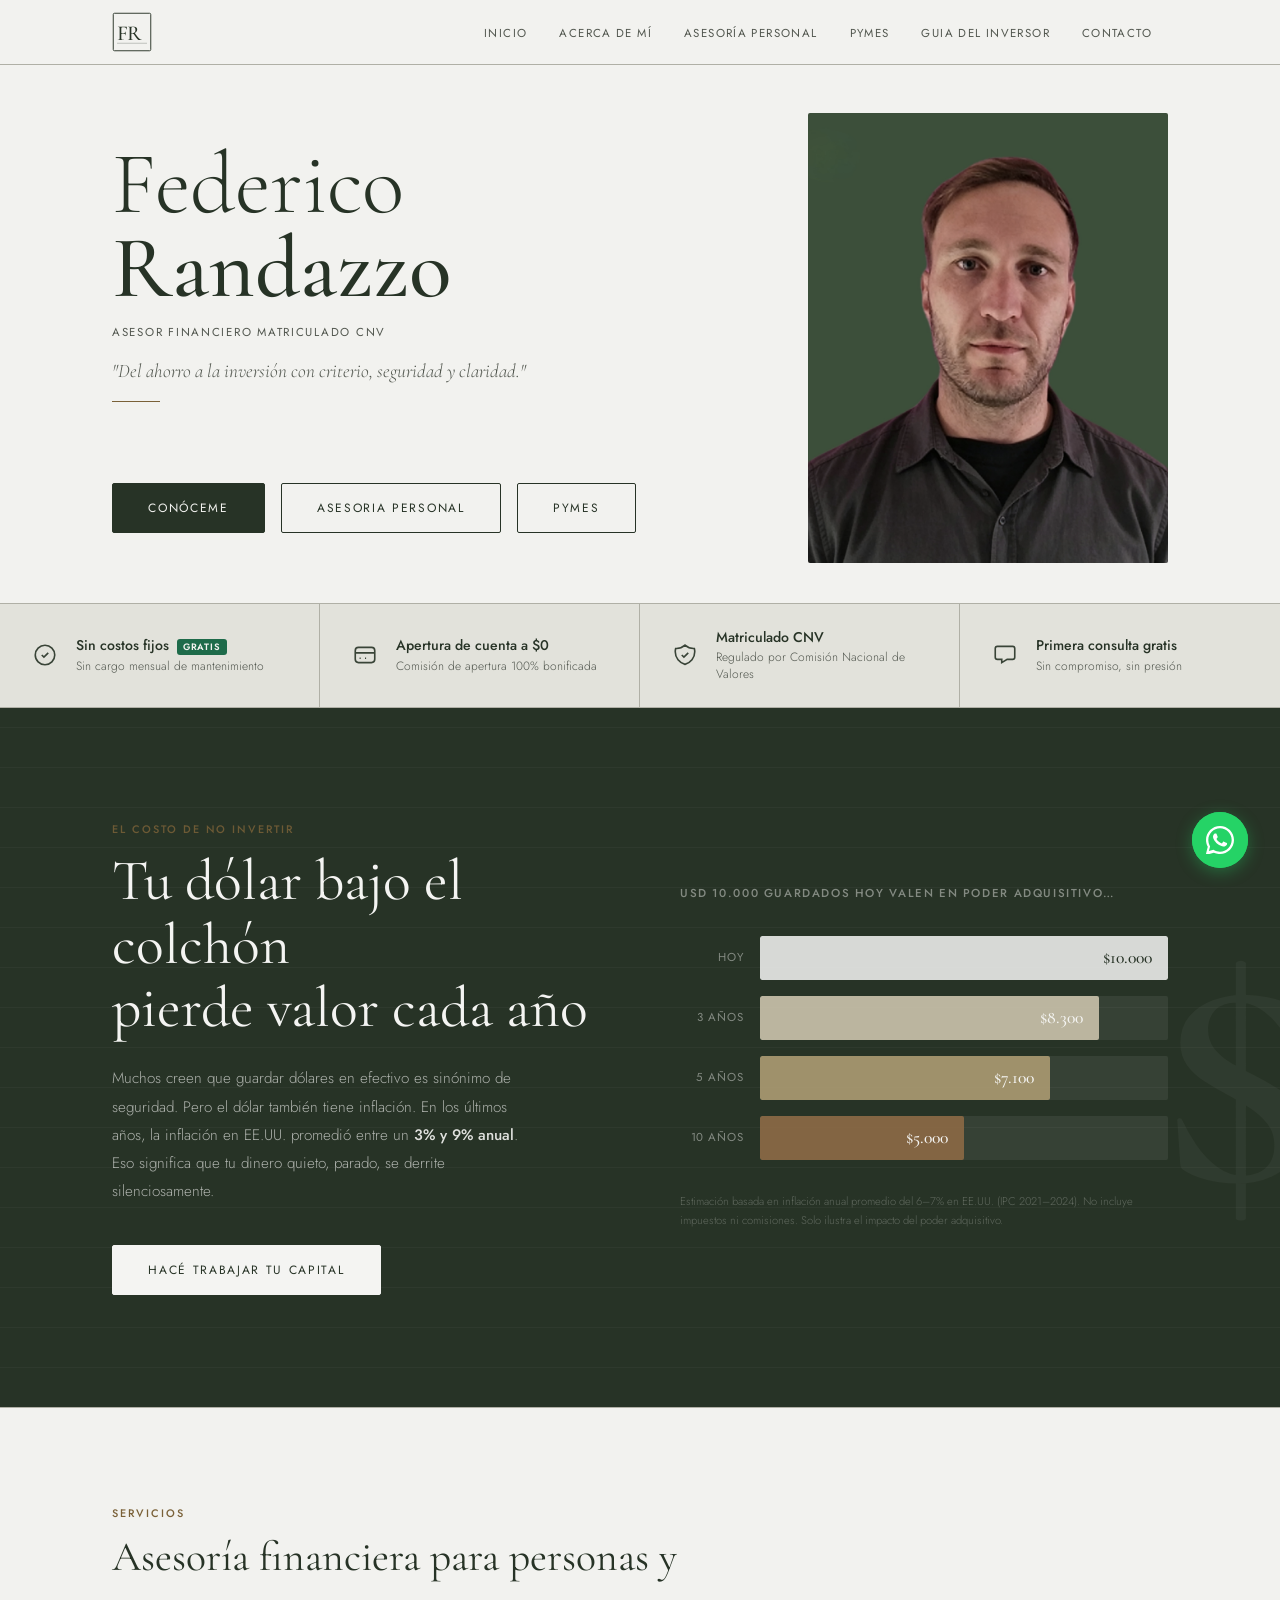
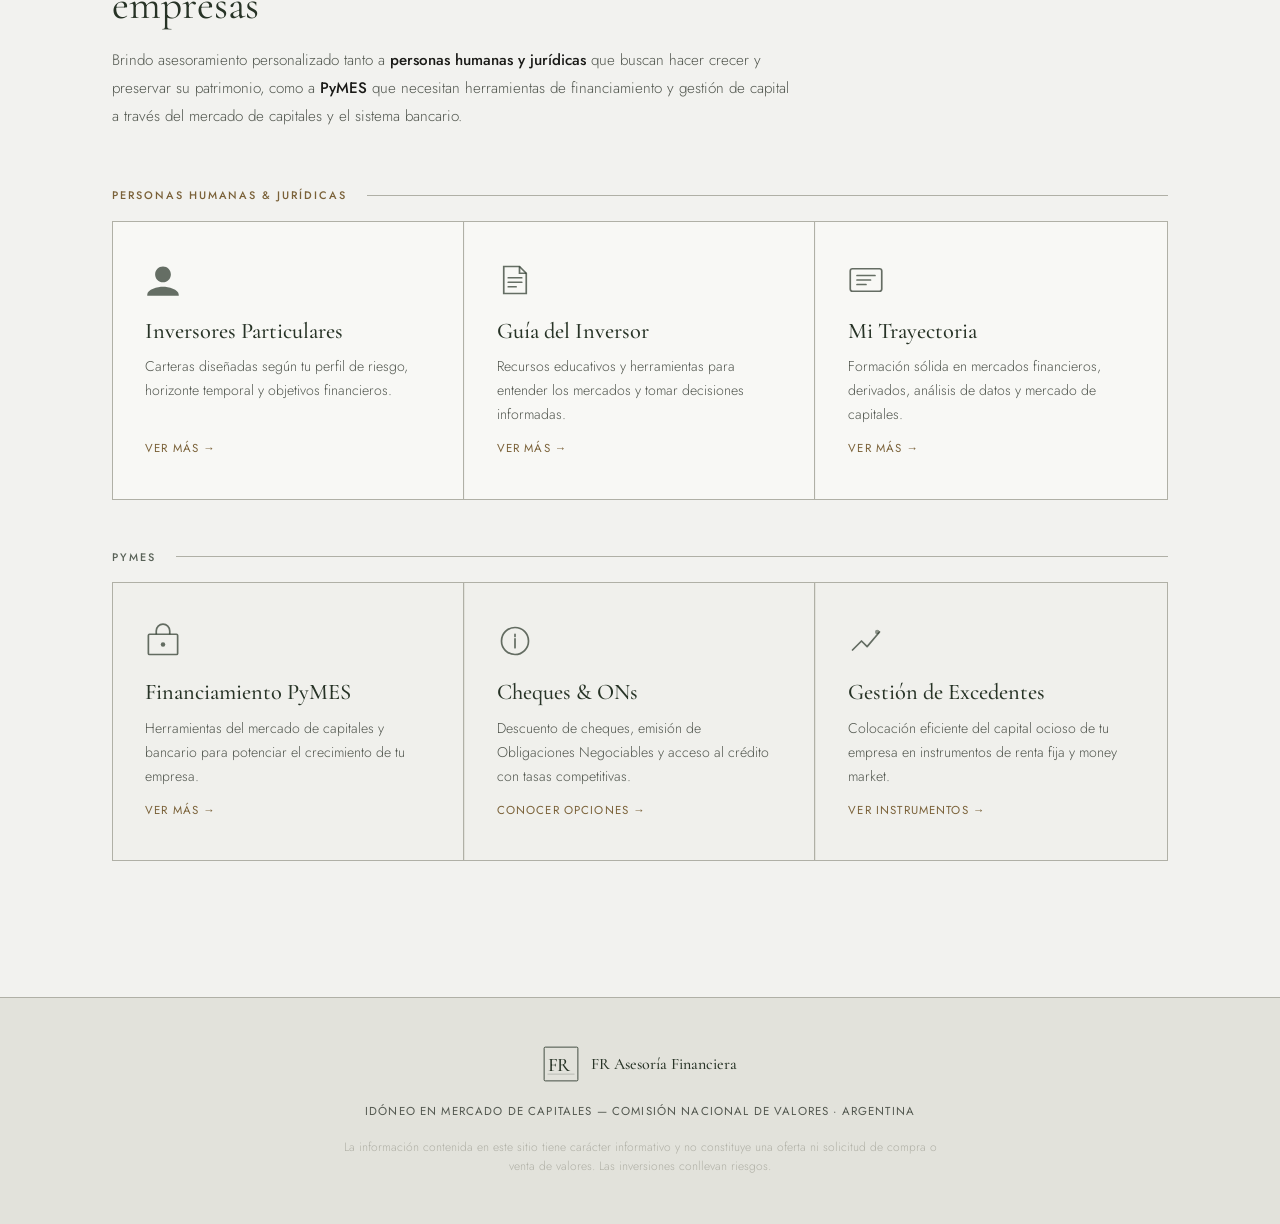
<file: index.html>
<!DOCTYPE html>
<html lang="es">
<head>
  <meta charset="UTF-8" />
  <meta name="viewport" content="width=device-width, initial-scale=1.0"/>
  <title>FR Asesoría Financiera | Federico Randazzo.</title>
  <link rel="stylesheet" href="css/style.css" />
  <link rel="preconnect" href="https://fonts.googleapis.com">
  <link href="https://fonts.googleapis.com/css2?family=Cormorant+Garamond:wght@300;400;500;600&family=Jost:wght@200;300;400;500&display=swap" rel="stylesheet">
</head>
<body class="page-home">

  <!-- NAV -->
  <!-- ════════════════════════════════════════════════════════════════
     NAV UNIFICADO — pegar en TODAS las páginas (index, about,
     personas, pymes, costos, contacto).
     Cambiá la clase "active" al link que corresponda a cada página.
     ════════════════════════════════════════════════════════════════ -->

<nav class="nav">
  <div class="nav-inner">

    <a href="index.html" class="nav-logo">
      <svg class="logo-svg" viewBox="0 0 64 64" xmlns="http://www.w3.org/2000/svg">
        <rect x="2" y="2" width="60" height="60" rx="2" fill="none" stroke="var(--accent)" stroke-width="1.5"/>
        <text x="8" y="44" font-family="Cormorant Garamond, serif" font-size="34" font-weight="500" fill="var(--accent)" letter-spacing="-1">FR</text>
        <line x1="8" y1="50" x2="56" y2="50" stroke="var(--accent)" stroke-width="0.8" opacity="0.5"/>
      </svg>
    </a>

    <!-- Todas las páginas en todos los navs -->
    <ul class="nav-links">
      <li><a href="index.html">Inicio</a></li>
      <li><a href="about.html">Acerca de mí</a></li>
      <li><a href="personas.html">Asesoría Personal</a></li>
      <li><a href="pymes.html">PyMES</a></li>
      <li><a href="guiadelinversor.html">Guia del Inversor</a></li>
      <li><a href="contacto.html">Contacto</a></li>
    </ul>

    <!-- Botón hamburguesa (debe estar DESPUÉS de nav-links en el HTML) -->
    <button class="nav-toggle" aria-label="Menú">
      <span></span><span></span><span></span>
    </button>

  </div>
</nav>

  <!-- HERO -->
<section class="hero">
  <div class="hero-grid">
    <!-- 1. El bloque de texto principal -->
    <div class="hero-text">
       <h1 class="hero-name">Federico<br><span>Randazzo</span></h1>
       <p class="hero-credential">Asesor Financiero Matriculado CNV</p>
       <p class="hero-tagline">"Del ahorro a la inversión con criterio, seguridad y claridad."</p>
    <div class="hero-divider"></div>
    </div>
    
    <!-- 2. La imagen -->
    <div class="hero-image-container">
      <div class="hero-image-frame">
        <img src="perfil.jpg" alt="Federico Randazzo" class="hero-img">
      </div>
    </div>

    <!-- 3. Los botones (ahora independientes para móviles) -->
    <div class="hero-cta">
      <a href="about.html" class="btn btn-primary">Conóceme</a>
      <a href="personas.html" class="btn btn-ghost">Asesoria personal</a>
      <a href="pymes.html" class="btn btn-ghost">PyMES</a>
    </div>
  </div>
</section>
<!-- cierre del hero-grid y section actual -->

<!-- Barra de confianza — inmediatamente después del hero -->
<div class="trust-bar">
  <div class="trust-item">
    <svg class="trust-icon" viewBox="0 0 24 24" fill="none" stroke="currentColor" stroke-width="1.5" aria-hidden="true"><path d="M9 12l2 2 4-4m6 2a9 9 0 11-18 0 9 9 0 0118 0z"/></svg>
    <div>
      <span class="trust-main">Sin costos fijos <span class="trust-badge">Gratis</span></span>
      <span class="trust-sub">Sin cargo mensual de mantenimiento</span>
    </div>
  </div>
  <div class="trust-item">
    <svg class="trust-icon" viewBox="0 0 24 24" fill="none" stroke="currentColor" stroke-width="1.5" aria-hidden="true"><path d="M3 10h18M7 15h1m4 0h1m-7 4h12a3 3 0 003-3V8a3 3 0 00-3-3H6a3 3 0 00-3 3v8a3 3 0 003 3z"/></svg>
    <div>
      <span class="trust-main">Apertura de cuenta a $0</span>
      <span class="trust-sub">Comisión de apertura 100% bonificada</span>
    </div>
  </div>
  <div class="trust-item">
    <svg class="trust-icon" viewBox="0 0 24 24" fill="none" stroke="currentColor" stroke-width="1.5" aria-hidden="true"><path d="M9 12l2 2 4-4m5.618-4.016A11.955 11.955 0 0112 2.944a11.955 11.955 0 01-8.618 3.04A12.02 12.02 0 003 9c0 5.591 3.824 10.29 9 11.622 5.176-1.332 9-6.03 9-11.622 0-1.042-.133-2.052-.382-3.016z"/></svg>
    <div>
      <span class="trust-main">Matriculado CNV</span>
      <span class="trust-sub">Regulado por Comisión Nacional de Valores</span>
    </div>
  </div>
  <div class="trust-item">
    <svg class="trust-icon" viewBox="0 0 24 24" fill="none" stroke="currentColor" stroke-width="1.5" aria-hidden="true"><path d="M8 10h.01M12 10h.01M16 10h.01M9 16H5a2 2 0 01-2-2V6a2 2 0 012-2h14a2 2 0 012 2v8a2 2 0 01-2 2h-5l-5 3v-3z"/></svg>
    <div>
      <span class="trust-main">Primera consulta gratis</span>
      <span class="trust-sub">Sin compromiso, sin presión</span>
    </div>
  </div>
</div>
  <!-- INFLACIÓN DEL DÓLAR -->
  <section class="dollar-erosion">
    <div class="container">
      <div class="dollar-erosion-inner">

        <div class="dollar-erosion-text">
          <p class="section-label">El costo de no invertir</p>
          <h2 class="dollar-erosion-title">Tu dólar bajo el colchón<br>pierde valor cada año</h2>
          <p class="dollar-erosion-body">
            Muchos creen que guardar dólares en efectivo es sinónimo de seguridad. 
            Pero el dólar también tiene inflación. En los últimos años, 
            la inflación en EE.UU. promedió entre un <strong>3% y 9% anual</strong>. 
            Eso significa que tu dinero quieto, parado, se derrite silenciosamente.
          </p>
          <a href="contacto.html" class="btn btn-primary">Hacé trabajar tu capital</a>
        </div>

        <div class="dollar-erosion-visual">
          <p class="erosion-visual-label">USD 10.000 guardados hoy valen en poder adquisitivo…</p>
          <div class="erosion-bars">

            <div class="erosion-bar-row">
              <span class="erosion-year">Hoy</span>
              <div class="erosion-bar-track">
                <div class="erosion-bar-fill" style="--pct: 100%">
                  <span class="erosion-amount">$10.000</span>
                </div>
              </div>
            </div>

            <div class="erosion-bar-row">
              <span class="erosion-year">3 años</span>
              <div class="erosion-bar-track">
                <div class="erosion-bar-fill erosion-bar-fill--mid" style="--pct: 83%">
                  <span class="erosion-amount">$8.300</span>
                </div>
              </div>
            </div>

            <div class="erosion-bar-row">
              <span class="erosion-year">5 años</span>
              <div class="erosion-bar-track">
                <div class="erosion-bar-fill erosion-bar-fill--low" style="--pct: 71%">
                  <span class="erosion-amount">$7.100</span>
                </div>
              </div>
            </div>

            <div class="erosion-bar-row">
              <span class="erosion-year">10 años</span>
              <div class="erosion-bar-track">
                <div class="erosion-bar-fill erosion-bar-fill--danger" style="--pct: 50%">
                  <span class="erosion-amount">$5.000</span>
                </div>
              </div>
            </div>

          </div>
          <p class="erosion-disclaimer">Estimación basada en inflación anual promedio del 6–7% en EE.UU. (IPC 2021–2024). No incluye impuestos ni comisiones. Solo ilustra el impacto del poder adquisitivo.</p>
        </div>

      </div>
    </div>
  </section>

  <!-- SERVICIOS RESUMEN -->
  <section class="services-preview">
    <div class="container">
      <p class="section-label">Servicios</p>
      <h2 class="services-intro-title">Asesoría financiera para personas y empresas</h2>
      <p class="services-intro-body">Brindo asesoramiento personalizado tanto a <strong>personas humanas y jurídicas</strong> que buscan hacer crecer y preservar su patrimonio, como a <strong>PyMES</strong> que necesitan herramientas de financiamiento y gestión de capital a través del mercado de capitales y el sistema bancario.</p>

      <!-- BLOQUE PERSONAS HUMANAS Y JURÍDICAS -->
      <div class="services-block">
        <div class="services-block-label">
          <span class="services-block-tag">Personas Humanas &amp; Jurídicas</span>
          <div class="services-block-line"></div>
        </div>
        <div class="services-grid services-grid--personas">
          <a href="personas.html" class="service-card">
            <div class="service-icon">
              <svg viewBox="0 0 32 32" fill="none" xmlns="http://www.w3.org/2000/svg">
                <path d="M16 4C12.13 4 9 7.13 9 11s3.13 7 7 7 7-3.13 7-7-3.13-7-7-7zm0 18c-4.67 0-14 2.34-14 7v1h28v-1c0-4.66-9.33-7-14-7z" fill="var(--accent)" opacity="0.7"/>
              </svg>
            </div>
            <h3>Inversores Particulares</h3>
            <p>Carteras diseñadas según tu perfil de riesgo, horizonte temporal y objetivos financieros.</p>
            <span class="card-link">Ver más →</span>
          </a>
          <a href="guiadelinversor.html" class="service-card">
            <div class="service-icon">
              <svg viewBox="0 0 32 32" fill="none" xmlns="http://www.w3.org/2000/svg">
                <path d="M6 4h14l6 6v18H6V4z" stroke="var(--accent)" stroke-width="1.5" opacity="0.7"/>
                <path d="M20 4v6h6" stroke="var(--accent)" stroke-width="1.5" opacity="0.7"/>
                <path d="M10 14h12M10 18h12M10 22h7" stroke="var(--accent)" stroke-width="1.5" stroke-linecap="round" opacity="0.7"/>
              </svg>
            </div>
            <h3>Guía del Inversor</h3>
            <p>Recursos educativos y herramientas para entender los mercados y tomar decisiones informadas.</p>
            <span class="card-link">Ver más →</span>
          </a>
          <a href="about.html" class="service-card">
            <div class="service-icon">
              <svg viewBox="0 0 32 32" fill="none" xmlns="http://www.w3.org/2000/svg">
                <path d="M28 6H4a2 2 0 00-2 2v16a2 2 0 002 2h24a2 2 0 002-2V8a2 2 0 00-2-2z" stroke="var(--accent)" stroke-width="1.5" opacity="0.7"/>
                <path d="M8 12h16M8 16h12M8 20h8" stroke="var(--accent)" stroke-width="1.5" stroke-linecap="round" opacity="0.7"/>
              </svg>
            </div>
            <h3>Mi Trayectoria</h3>
            <p>Formación sólida en mercados financieros, derivados, análisis de datos y mercado de capitales.</p>
            <span class="card-link">Ver más →</span>
          </a>
        </div>
      </div>

      <!-- BLOQUE PYMES -->
      <div class="services-block services-block--pymes">
        <div class="services-block-label">
          <span class="services-block-tag services-block-tag--pymes">PyMES</span>
          <div class="services-block-line"></div>
        </div>
        <div class="services-grid services-grid--pymes">
          <a href="pymes.html" class="service-card service-card--pymes">
            <div class="service-icon">
              <svg viewBox="0 0 32 32" fill="none" xmlns="http://www.w3.org/2000/svg">
                <rect x="3" y="10" width="26" height="18" rx="1" stroke="var(--accent)" stroke-width="1.5" opacity="0.7"/>
                <path d="M10 10V7a6 6 0 0112 0v3" stroke="var(--accent)" stroke-width="1.5" opacity="0.7"/>
                <circle cx="16" cy="19" r="2" fill="var(--accent)" opacity="0.7"/>
              </svg>
            </div>
            <h3>Financiamiento PyMES</h3>
            <p>Herramientas del mercado de capitales y bancario para potenciar el crecimiento de tu empresa.</p>
            <span class="card-link">Ver más →</span>
          </a>
          <div class="service-card service-card--pymes service-card--info">
            <div class="service-icon">
              <svg viewBox="0 0 32 32" fill="none" xmlns="http://www.w3.org/2000/svg">
                <circle cx="16" cy="16" r="12" stroke="var(--accent)" stroke-width="1.5" opacity="0.7"/>
                <path d="M16 14v8M16 10v2" stroke="var(--accent)" stroke-width="1.5" stroke-linecap="round" opacity="0.7"/>
              </svg>
            </div>
            <h3>Cheques &amp; ONs</h3>
            <p>Descuento de cheques, emisión de Obligaciones Negociables y acceso al crédito con tasas competitivas.</p>
            <span class="card-link pymes-cta-link"><a href="pymes.html">Conocer opciones →</a></span>
          </div>
          <div class="service-card service-card--pymes service-card--info">
            <div class="service-icon">
              <svg viewBox="0 0 32 32" fill="none" xmlns="http://www.w3.org/2000/svg">
                <path d="M4 24l8-8 5 5 11-13" stroke="var(--accent)" stroke-width="1.5" stroke-linecap="round" stroke-linejoin="round" opacity="0.7"/>
                <circle cx="26" cy="8" r="2" fill="var(--accent)" opacity="0.5"/>
              </svg>
            </div>
            <h3>Gestión de Excedentes</h3>
            <p>Colocación eficiente del capital ocioso de tu empresa en instrumentos de renta fija y money market.</p>
            <span class="card-link pymes-cta-link"><a href="pymes.html">Ver instrumentos →</a></span>
          </div>
        </div>
      </div>

    </div>
  </section>

  <!-- FOOTER -->
  <footer class="footer">
    <div class="container footer-inner">
      <div class="footer-logo">
        <svg viewBox="0 0 64 64" xmlns="http://www.w3.org/2000/svg" width="36" height="36">
          <rect x="2" y="2" width="60" height="60" rx="2" fill="none" stroke="var(--accent)" stroke-width="1.5"/>
          <text x="8" y="44" font-family="Cormorant Garamond, serif" font-size="34" font-weight="500" fill="var(--accent)" letter-spacing="-1">FR</text>
          <line x1="8" y1="50" x2="56" y2="50" stroke="var(--accent)" stroke-width="0.8" opacity="0.5"/>
        </svg>
        <span>FR Asesoría Financiera</span>
      </div>
      <p class="footer-legal">Idóneo en Mercado de Capitales — Comisión Nacional de Valores · Argentina</p>
      <p class="footer-disclaimer">La información contenida en este sitio tiene carácter informativo y no constituye una oferta ni solicitud de compra o venta de valores. Las inversiones conllevan riesgos.</p>
    </div>
  </footer>

  <script src="js/main.js"></script>
  <!-- WhatsApp CTA flotante -->
<a href="https://wa.me/5492323579094?text=Hola%20Federico,%20solicito%20información%20sobre%20asesoría%20financiera" 
   class="whatsapp-float" 
   target="_blank" 
   aria-label="Contactar por WhatsApp">
  <svg xmlns="http://www.w3.org/2000/svg" viewBox="0 0 24 24" fill="white" width="28" height="28">
    <path d="M17.472 14.382c-.297-.149-1.758-.867-2.03-.967-.273-.099-.471-.148-.67.15-.197.297-.767.966-.94 1.164-.173.199-.347.223-.644.075-.297-.15-1.255-.463-2.39-1.475-.883-.788-1.48-1.761-1.653-2.059-.173-.297-.018-.458.13-.606.134-.133.298-.347.446-.52.149-.174.198-.298.298-.497.099-.198.05-.371-.025-.52-.075-.149-.669-1.612-.916-2.207-.242-.579-.487-.5-.669-.51-.173-.008-.371-.01-.57-.01-.198 0-.52.074-.792.372-.272.297-1.04 1.016-1.04 2.479 0 1.462 1.065 2.875 1.213 3.074.149.198 2.096 3.2 5.077 4.487.709.306 1.262.489 1.694.625.712.227 1.36.195 1.871.118.571-.085 1.758-.719 2.006-1.413.248-.694.248-1.289.173-1.413-.074-.124-.272-.198-.57-.347z"/>
    <path d="M12 0C5.373 0 0 5.373 0 12c0 2.136.563 4.14 1.534 5.876L.057 23.571a.75.75 0 00.921.921l5.695-1.477A11.951 11.951 0 0012 24c6.627 0 12-5.373 12-12S18.627 0 12 0zm0 22c-1.907 0-3.7-.498-5.253-1.37l-.376-.217-3.884 1.007 1.007-3.884-.217-.376A9.953 9.953 0 012 12C2 6.477 6.477 2 12 2s10 4.477 10 10-4.477 10-10 10z"/>
  </svg>
</a>
</body>
</html>
</file>
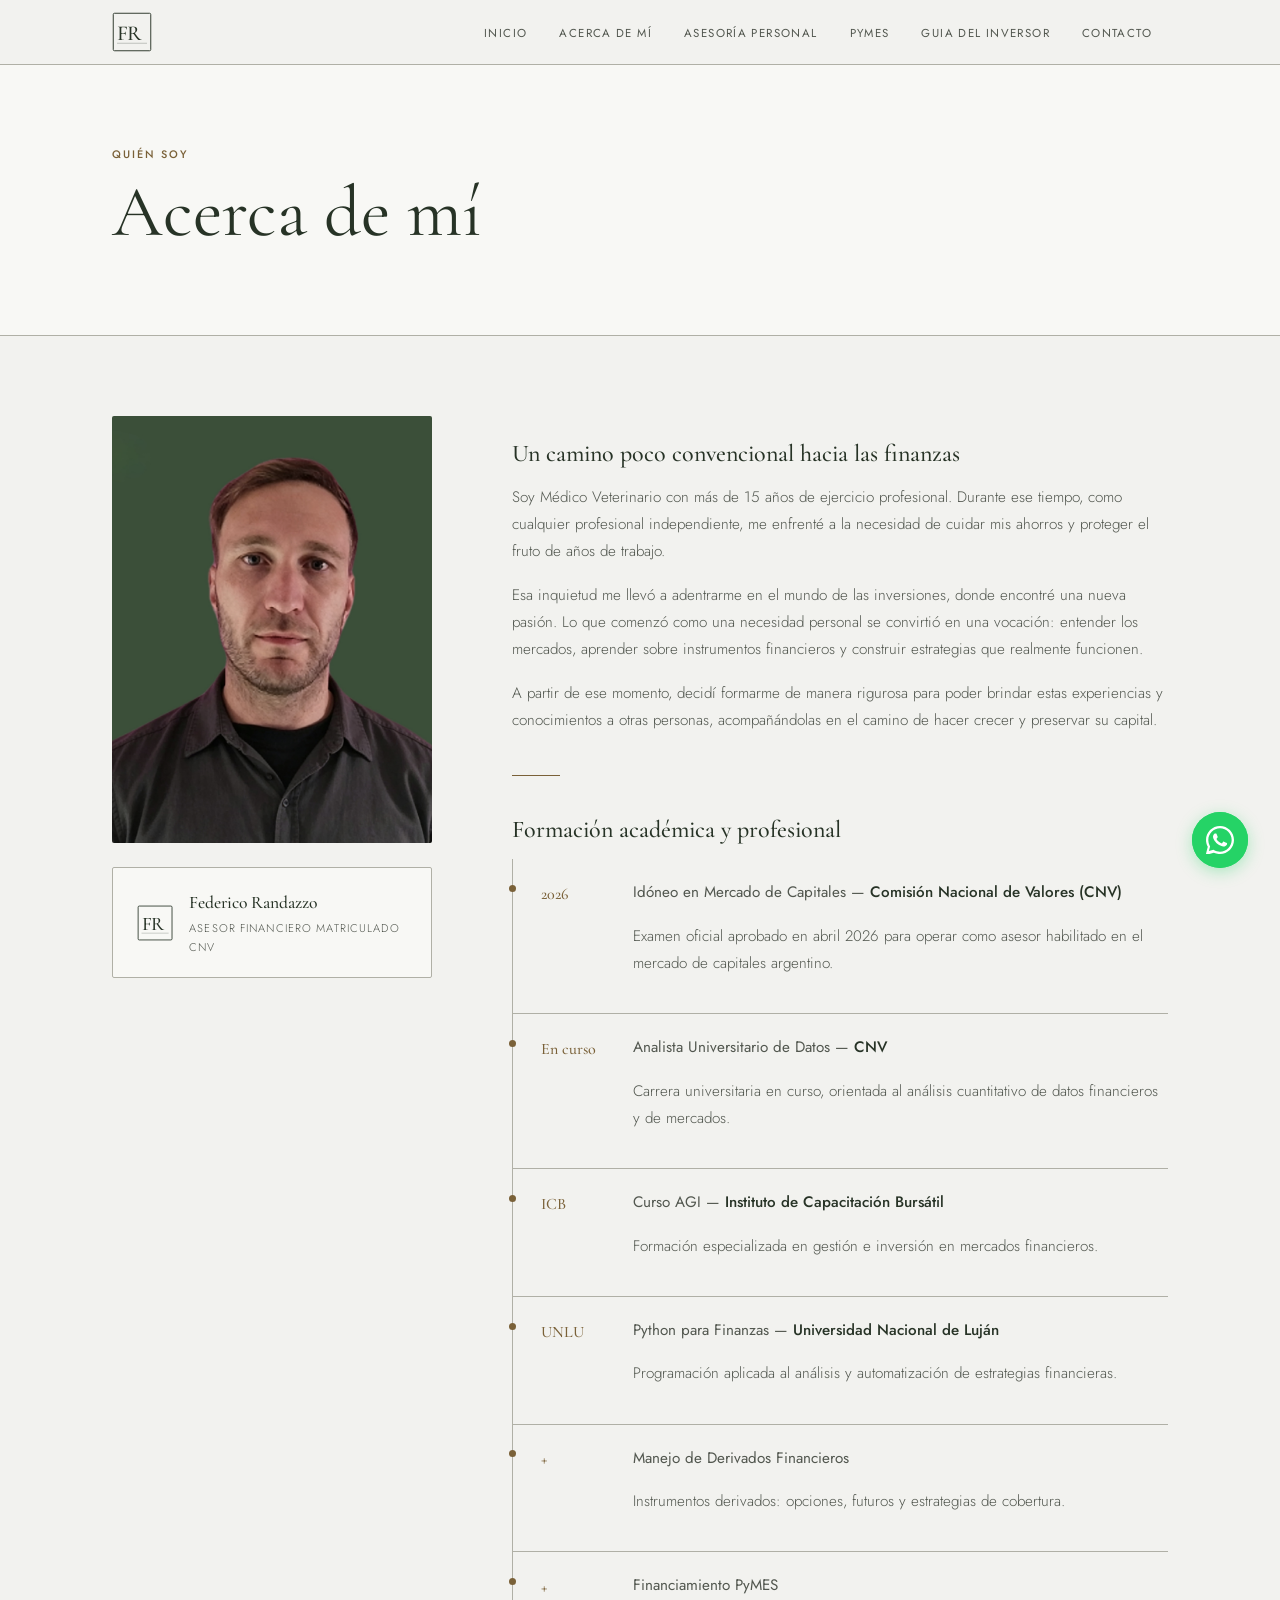
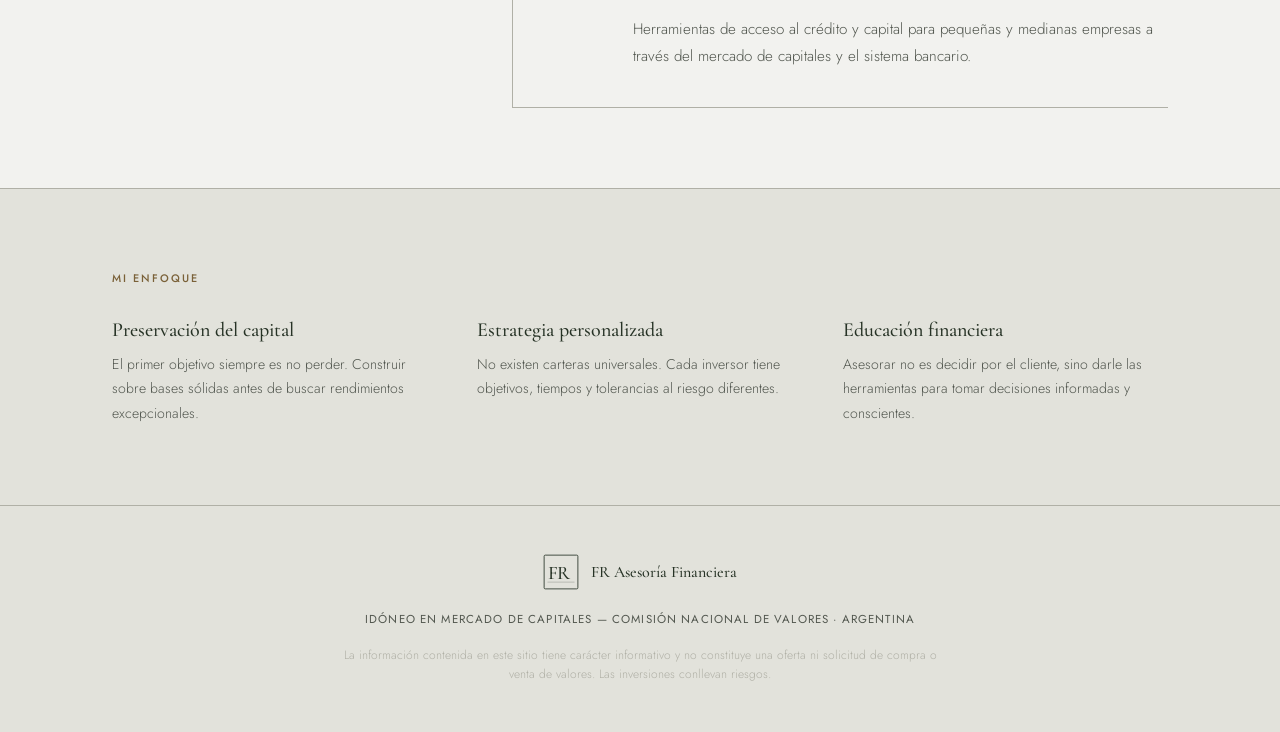
<file: about.html>
<!DOCTYPE html>
<html lang="es">
<head>
  <meta charset="UTF-8" />
  <meta name="viewport" content="width=device-width, initial-scale=1.0"/>
  <title>Acerca de mí | FR Asesoría Financiera</title>
  <link rel="stylesheet" href="css/style.css" />
  <link rel="preconnect" href="https://fonts.googleapis.com">
  <link href="https://fonts.googleapis.com/css2?family=Cormorant+Garamond:wght@300;400;500;600&family=Jost:wght@200;300;400;500&display=swap" rel="stylesheet">
</head>
<body class="page-about">

  <!-- ════════════════════════════════════════════════════════════════
     NAV UNIFICADO — pegar en TODAS las páginas (index, about,
     personas, pymes, costos, contacto).
     Cambiá la clase "active" al link que corresponda a cada página.
     ════════════════════════════════════════════════════════════════ -->

<nav class="nav">
  <div class="nav-inner">

    <a href="index.html" class="nav-logo">
      <svg class="logo-svg" viewBox="0 0 64 64" xmlns="http://www.w3.org/2000/svg">
        <rect x="2" y="2" width="60" height="60" rx="2" fill="none" stroke="var(--accent)" stroke-width="1.5"/>
        <text x="8" y="44" font-family="Cormorant Garamond, serif" font-size="34" font-weight="500" fill="var(--accent)" letter-spacing="-1">FR</text>
        <line x1="8" y1="50" x2="56" y2="50" stroke="var(--accent)" stroke-width="0.8" opacity="0.5"/>
      </svg>
    </a>

    <!-- Todas las páginas en todos los navs -->
    <ul class="nav-links">
      <li><a href="index.html">Inicio</a></li>
      <li><a href="about.html">Acerca de mí</a></li>
      <li><a href="personas.html">Asesoría Personal</a></li>
      <li><a href="pymes.html">PyMES</a></li>
      <li><a href="guiadelinversor.html">Guia del Inversor</a></li>
      <li><a href="contacto.html">Contacto</a></li>
    </ul>

    <!-- Botón hamburguesa (debe estar DESPUÉS de nav-links en el HTML) -->
    <button class="nav-toggle" aria-label="Menú">
      <span></span><span></span><span></span>
    </button>

  </div>
</nav>

  <main>
    <!-- PAGE HEADER -->
    <section class="page-header">
      <div class="container">
        <p class="section-label">Quién soy</p>
        <h2 class="page-title">Acerca de mí</h2>
      </div>
    </section>

    <!-- BIO -->
    <section class="about-bio">
      <div class="container about-grid">
        <div class="about-photo-col">
          <div class="about-photo-frame">
            <img src="perfil.jpg" alt="Federico Randazzo" class="about-photo">
          </div>

          <div class="about-credential-box">
            <svg viewBox="0 0 64 64" xmlns="http://www.w3.org/2000/svg" width="40" height="40">
              <rect x="2" y="2" width="60" height="60" rx="2" fill="none" stroke="var(--accent)" stroke-width="1.5"/>
              <text x="8" y="44" font-family="Cormorant Garamond, serif" font-size="34" font-weight="500" fill="var(--accent)" letter-spacing="-1">FR</text>
              <line x1="8" y1="50" x2="56" y2="50" stroke="var(--accent)" stroke-width="0.8" opacity="0.5"/>
            </svg>
            <div>
              <p class="cred-name">Federico Randazzo</p>
              <p class="cred-title">Asesor Financiero Matriculado CNV</p>
            </div>
          </div>
        </div>

        <div class="about-text-col">
          <h3 class="about-subtitle">Un camino poco convencional hacia las finanzas</h3>
          <p>Soy Médico Veterinario con más de 15 años de ejercicio profesional. Durante ese tiempo, como cualquier profesional independiente, me enfrenté a la necesidad de cuidar mis ahorros y proteger el fruto de años de trabajo.</p>
          <p>Esa inquietud me llevó a adentrarme en el mundo de las inversiones, donde encontré una nueva pasión. Lo que comenzó como una necesidad personal se convirtió en una vocación: entender los mercados, aprender sobre instrumentos financieros y construir estrategias que realmente funcionen.</p>
          <p>A partir de ese momento, decidí formarme de manera rigurosa para poder brindar estas experiencias y conocimientos a otras personas, acompañándolas en el camino de hacer crecer y preservar su capital.</p>

          <div class="about-divider"></div>

          <h3 class="about-subtitle">Formación académica y profesional</h3>

          <div class="formation-list">
            <div class="formation-item">
              <div class="formation-year">2026</div>
              <div class="formation-content">
                <p class="formation-title">Idóneo en Mercado de Capitales — <strong>Comisión Nacional de Valores (CNV)</strong></p>
                <p class="formation-desc">Examen oficial aprobado en abril 2026 para operar como asesor habilitado en el mercado de capitales argentino.</p>
              </div>
            </div>
            <div class="formation-item">
              <div class="formation-year">En curso</div>
              <div class="formation-content">
                <p class="formation-title">Analista Universitario de Datos — <strong>CNV</strong></p>
                <p class="formation-desc">Carrera universitaria en curso, orientada al análisis cuantitativo de datos financieros y de mercados.</p>
              </div>
            </div>
            <div class="formation-item">
              <div class="formation-year">ICB</div>
              <div class="formation-content">
                <p class="formation-title">Curso AGI — <strong>Instituto de Capacitación Bursátil</strong></p>
                <p class="formation-desc">Formación especializada en gestión e inversión en mercados financieros.</p>
              </div>
            </div>
            <div class="formation-item">
              <div class="formation-year">UNLU</div>
              <div class="formation-content">
                <p class="formation-title">Python para Finanzas — <strong>Universidad Nacional de Luján</strong></p>
                <p class="formation-desc">Programación aplicada al análisis y automatización de estrategias financieras.</p>
              </div>
            </div>
            <div class="formation-item">
              <div class="formation-year">+</div>
              <div class="formation-content">
                <p class="formation-title">Manejo de Derivados Financieros</p>
                <p class="formation-desc">Instrumentos derivados: opciones, futuros y estrategias de cobertura.</p>
              </div>
            </div>
            <div class="formation-item">
              <div class="formation-year">+</div>
              <div class="formation-content">
                <p class="formation-title">Financiamiento PyMES</p>
                <p class="formation-desc">Herramientas de acceso al crédito y capital para pequeñas y medianas empresas a través del mercado de capitales y el sistema bancario.</p>
              </div>
            </div>
          </div>
        </div>
      </div>
    </section>

    <!-- VALUES -->
    <section class="values">
      <div class="container">
        <p class="section-label">Mi enfoque</p>
        <div class="values-grid">
          <div class="value-item">
            <h4>Preservación del capital</h4>
            <p>El primer objetivo siempre es no perder. Construir sobre bases sólidas antes de buscar rendimientos excepcionales.</p>
          </div>
          <div class="value-item">
            <h4>Estrategia personalizada</h4>
            <p>No existen carteras universales. Cada inversor tiene objetivos, tiempos y tolerancias al riesgo diferentes.</p>
          </div>
          <div class="value-item">
            <h4>Educación financiera</h4>
            <p>Asesorar no es decidir por el cliente, sino darle las herramientas para tomar decisiones informadas y conscientes.</p>
          </div>
        </div>
      </div>
    </section>
  </main>

  <footer class="footer">
    <div class="container footer-inner">
      <div class="footer-logo">
        <svg viewBox="0 0 64 64" xmlns="http://www.w3.org/2000/svg" width="36" height="36">
          <rect x="2" y="2" width="60" height="60" rx="2" fill="none" stroke="var(--accent)" stroke-width="1.5"/>
          <text x="8" y="44" font-family="Cormorant Garamond, serif" font-size="34" font-weight="500" fill="var(--accent)" letter-spacing="-1">FR</text>
          <line x1="8" y1="50" x2="56" y2="50" stroke="var(--accent)" stroke-width="0.8" opacity="0.5"/>
        </svg>
        <span>FR Asesoría Financiera</span>
      </div>
      <p class="footer-legal">Idóneo en Mercado de Capitales — Comisión Nacional de Valores · Argentina</p>
      <p class="footer-disclaimer">La información contenida en este sitio tiene carácter informativo y no constituye una oferta ni solicitud de compra o venta de valores. Las inversiones conllevan riesgos.</p>
    </div>
  </footer>

  <script src="js/main.js"></script>
  <!-- WhatsApp CTA flotante -->
<a href="https://wa.me/5492323579094?text=Hola%20Federico,%20solicito%20información%20sobre%20asesoría%20financiera" 
   class="whatsapp-float" 
   target="_blank" 
   aria-label="Contactar por WhatsApp">
  <svg xmlns="http://www.w3.org/2000/svg" viewBox="0 0 24 24" fill="white" width="28" height="28">
    <path d="M17.472 14.382c-.297-.149-1.758-.867-2.03-.967-.273-.099-.471-.148-.67.15-.197.297-.767.966-.94 1.164-.173.199-.347.223-.644.075-.297-.15-1.255-.463-2.39-1.475-.883-.788-1.48-1.761-1.653-2.059-.173-.297-.018-.458.13-.606.134-.133.298-.347.446-.52.149-.174.198-.298.298-.497.099-.198.05-.371-.025-.52-.075-.149-.669-1.612-.916-2.207-.242-.579-.487-.5-.669-.51-.173-.008-.371-.01-.57-.01-.198 0-.52.074-.792.372-.272.297-1.04 1.016-1.04 2.479 0 1.462 1.065 2.875 1.213 3.074.149.198 2.096 3.2 5.077 4.487.709.306 1.262.489 1.694.625.712.227 1.36.195 1.871.118.571-.085 1.758-.719 2.006-1.413.248-.694.248-1.289.173-1.413-.074-.124-.272-.198-.57-.347z"/>
    <path d="M12 0C5.373 0 0 5.373 0 12c0 2.136.563 4.14 1.534 5.876L.057 23.571a.75.75 0 00.921.921l5.695-1.477A11.951 11.951 0 0012 24c6.627 0 12-5.373 12-12S18.627 0 12 0zm0 22c-1.907 0-3.7-.498-5.253-1.37l-.376-.217-3.884 1.007 1.007-3.884-.217-.376A9.953 9.953 0 012 12C2 6.477 6.477 2 12 2s10 4.477 10 10-4.477 10-10 10z"/>
  </svg>
</a>
</body>
</html>
</file>
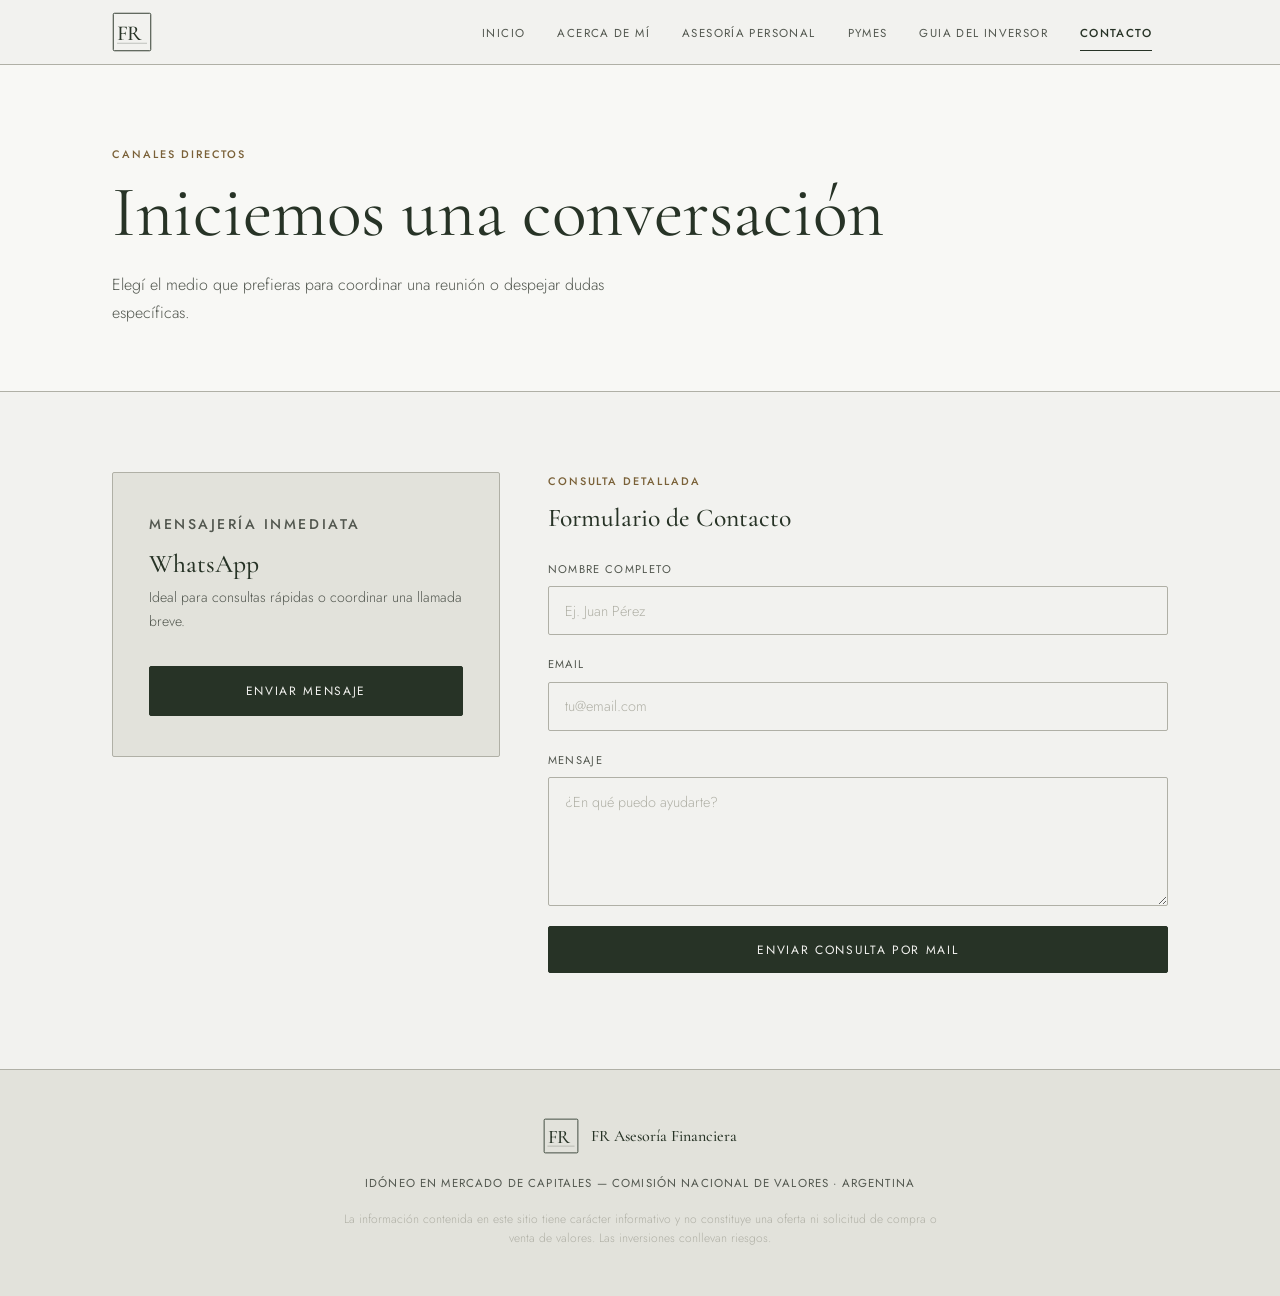
<file: contacto.html>
<!DOCTYPE html>
<html lang="es">
<head>
    <meta charset="UTF-8">
    <meta name="viewport" content="width=device-width, initial-scale=1.0">
    <title>Contacto | Federico Randazzo</title>
    <link href="https://fonts.googleapis.com/css2?family=Cormorant+Garamond:wght@400;500;600&family=Jost:wght@300;400;500;600&display=swap" rel="stylesheet">
    <link rel="stylesheet" href="css/style.css">
</head>
<body>

    <nav class="nav">
        <div class="nav-inner">
            <a href="index.html" class="nav-logo">
                <svg class="logo-svg" viewBox="0 0 64 64" xmlns="http://www.w3.org/2000/svg">
                    <rect x="2" y="2" width="60" height="60" rx="2" fill="none" stroke="var(--accent)" stroke-width="1.5"/>
                    <text x="8" y="44" font-family="Cormorant Garamond, serif" font-size="34" font-weight="500" fill="var(--accent)" letter-spacing="-1">FR</text>
                    <line x1="8" y1="50" x2="56" y2="50" stroke="var(--accent)" stroke-width="0.8" opacity="0.5"/>
                </svg>
            </a>
            <ul class="nav-links">
                <li><a href="index.html">Inicio</a></li>
                <li><a href="about.html">Acerca de mí</a></li>
                <li><a href="personas.html">Asesoría Personal</a></li>
                <li><a href="pymes.html">PyMES</a></li>
                <li><a href="guiadelinversor.html">Guia del Inversor</a></li>
                <li><a href="contacto.html" class="active">Contacto</a></li>
            </ul>
            <button class="nav-toggle" aria-label="Menú">
                <span></span><span></span><span></span>
            </button>
        </div>
    </nav>

    <header class="page-header">
        <div class="container">
            <p class="section-label">Canales Directos</p>
            <h1 class="page-title">Iniciemos una conversación</h1>
            <p class="page-subtitle">Elegí el medio que prefieras para coordinar una reunión o despejar dudas específicas.</p>
        </div>
    </header>

    <section class="contact-section">
        <div class="container">
            <div class="contact-grid">

                <div class="contact-method-card">
                    <p class="section-label">Mensajería Inmediata</p>
                    <h3>WhatsApp</h3>
                    <p>Ideal para consultas rápidas o coordinar una llamada breve.</p>
                    <a href="https://wa.me/5492323579094?text=Hola%20Federico,%20solicito%20información%20sobre%20asesoría%20financiera" class="btn btn-primary" style="margin-top: 2rem; display: block; text-align: center; text-decoration: none;">
                        Enviar Mensaje
                    </a>
                </div>

                <div class="contact-form-container">
                    <p class="section-label">Consulta Detallada</p>
                    <h3>Formulario de Contacto</h3>
                    <form action="https://formspree.io/f/xaqvnyoy" method="POST" class="main-form">
                        <div class="form-group">
                            <label>Nombre Completo</label>
                            <input type="text" name="nombre" placeholder="Ej. Juan Pérez" required>
                        </div>
                        <div class="form-group">
                            <label>Email</label>
                            <input type="email" name="email" placeholder="tu@email.com" required>
                        </div>
                        <div class="form-group">
                            <label>Mensaje</label>
                            <textarea name="mensaje" rows="5" placeholder="¿En qué puedo ayudarte?" required></textarea>
                        </div>
                        <button type="submit" class="btn btn-primary" style="width: 100%; cursor: pointer;">Enviar Consulta por Mail</button>
                    </form>
                </div>

            </div>
        </div>
    </section>

    <footer class="footer">
        <div class="container footer-inner">
            <div class="footer-logo">
                <svg viewBox="0 0 64 64" xmlns="http://www.w3.org/2000/svg" width="36" height="36">
                    <rect x="2" y="2" width="60" height="60" rx="2" fill="none" stroke="var(--accent)" stroke-width="1.5"/>
                    <text x="8" y="44" font-family="Cormorant Garamond, serif" font-size="34" font-weight="500" fill="var(--accent)" letter-spacing="-1">FR</text>
                    <line x1="8" y1="50" x2="56" y2="50" stroke="var(--accent)" stroke-width="0.8" opacity="0.5"/>
                </svg>
                <span>FR Asesoría Financiera</span>
            </div>
            <p class="footer-legal">Idóneo en Mercado de Capitales — Comisión Nacional de Valores · Argentina</p>
            <p class="footer-disclaimer">La información contenida en este sitio tiene carácter informativo y no constituye una oferta ni solicitud de compra o venta de valores. Las inversiones conllevan riesgos.</p>
        </div>
    </footer>

    <script src="js/main.js"></script>
</body>
</html>
</file>
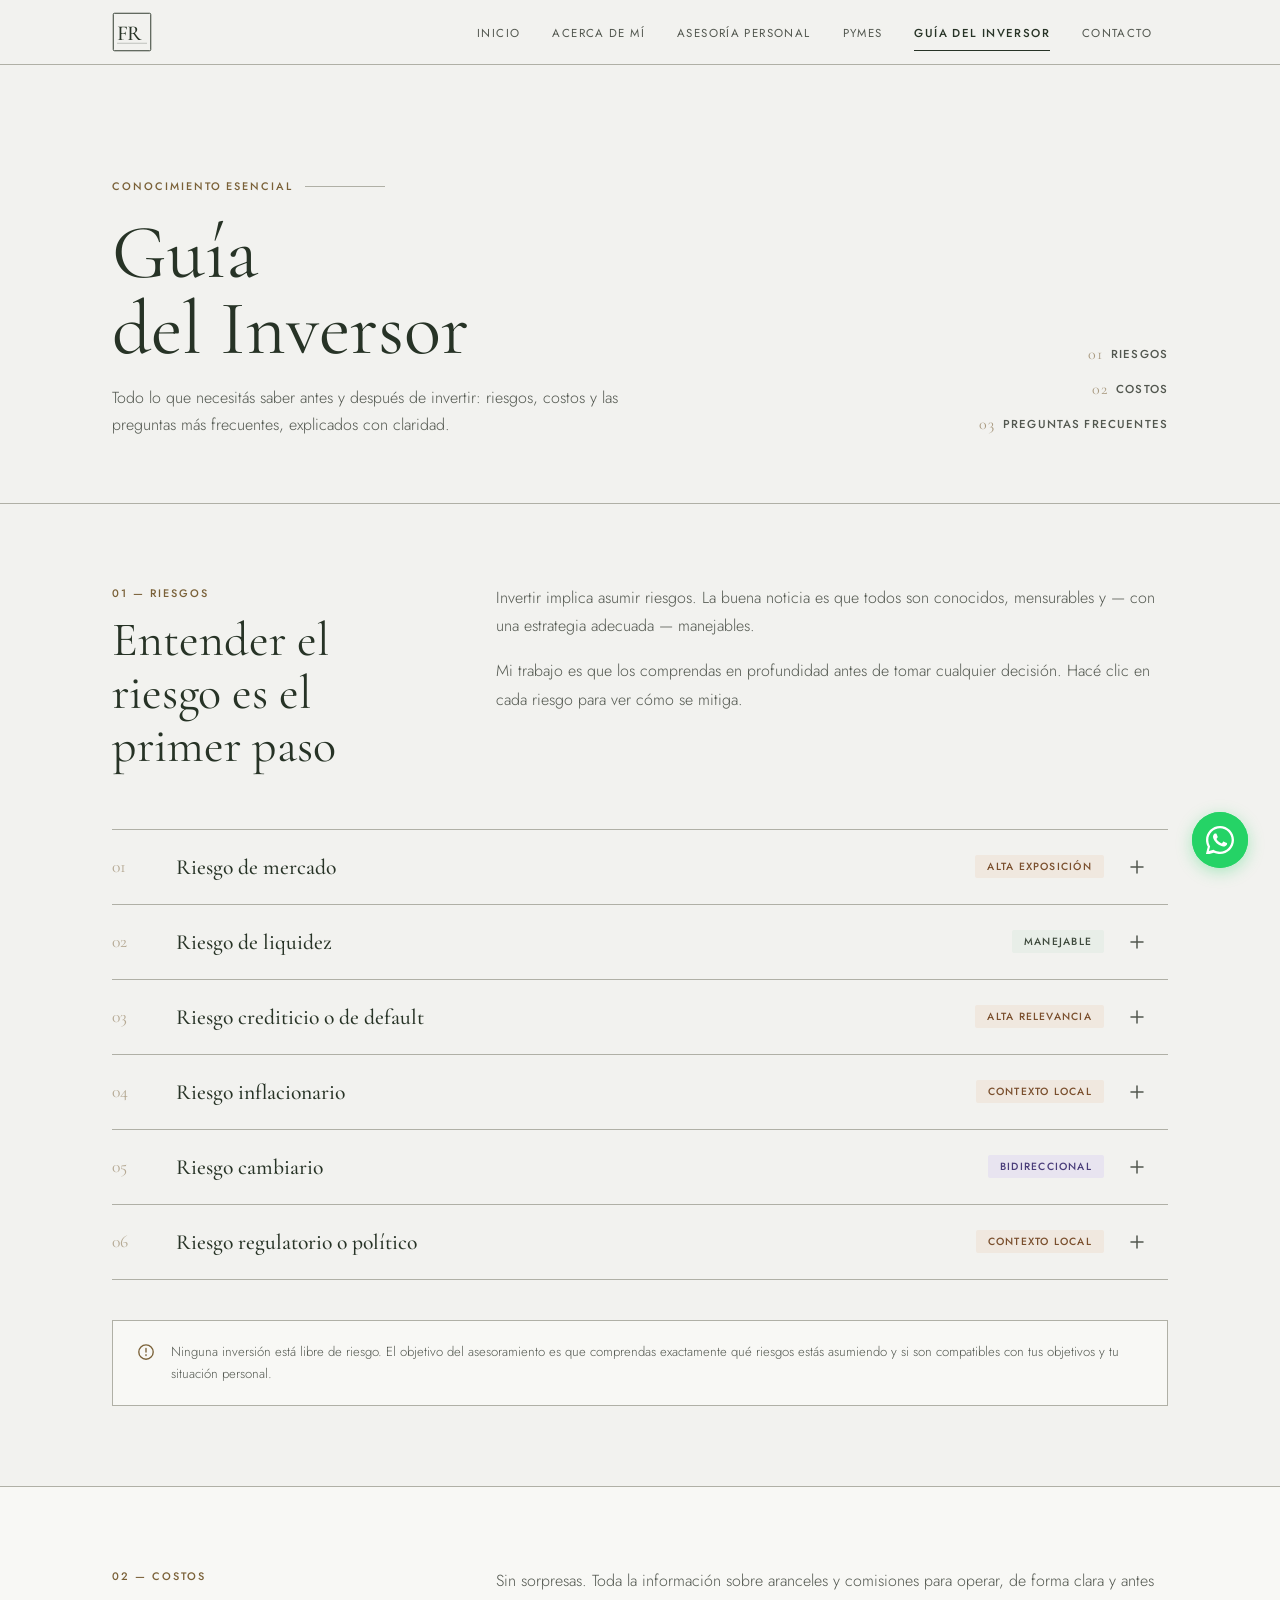
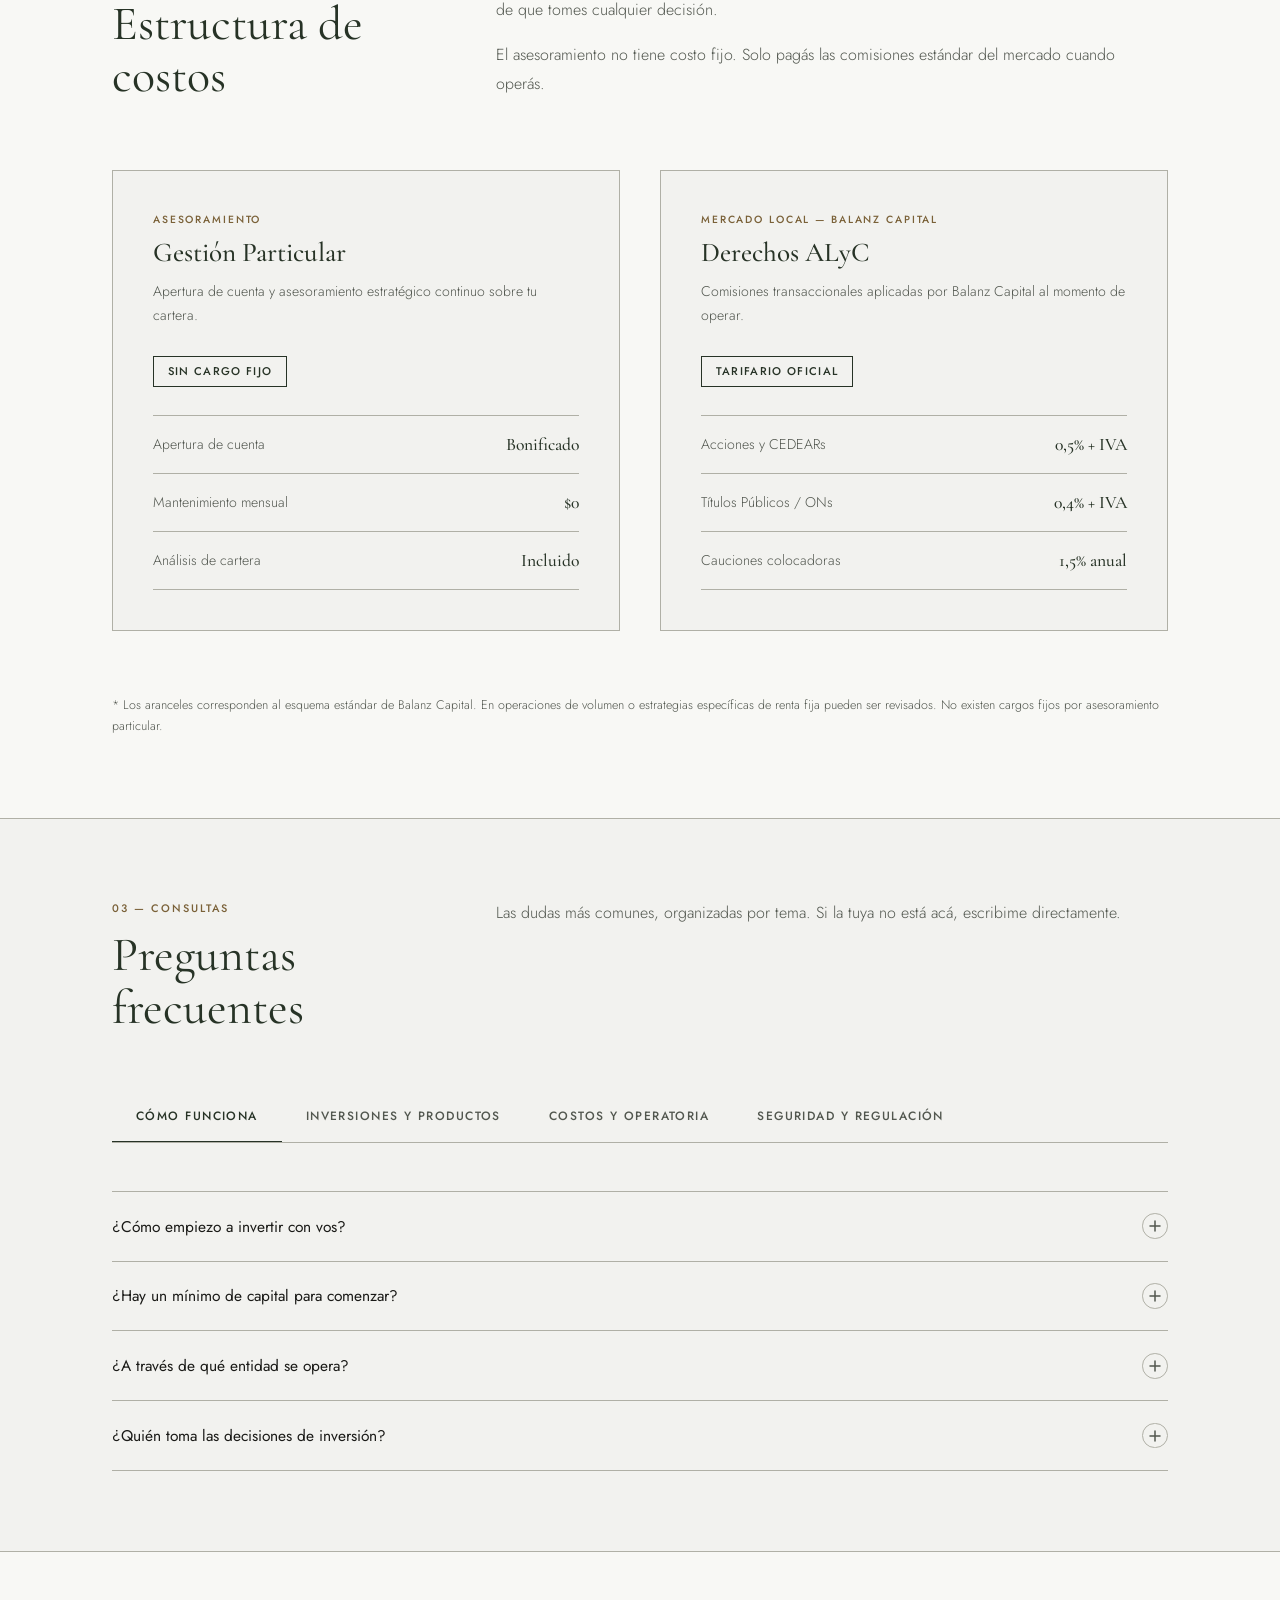
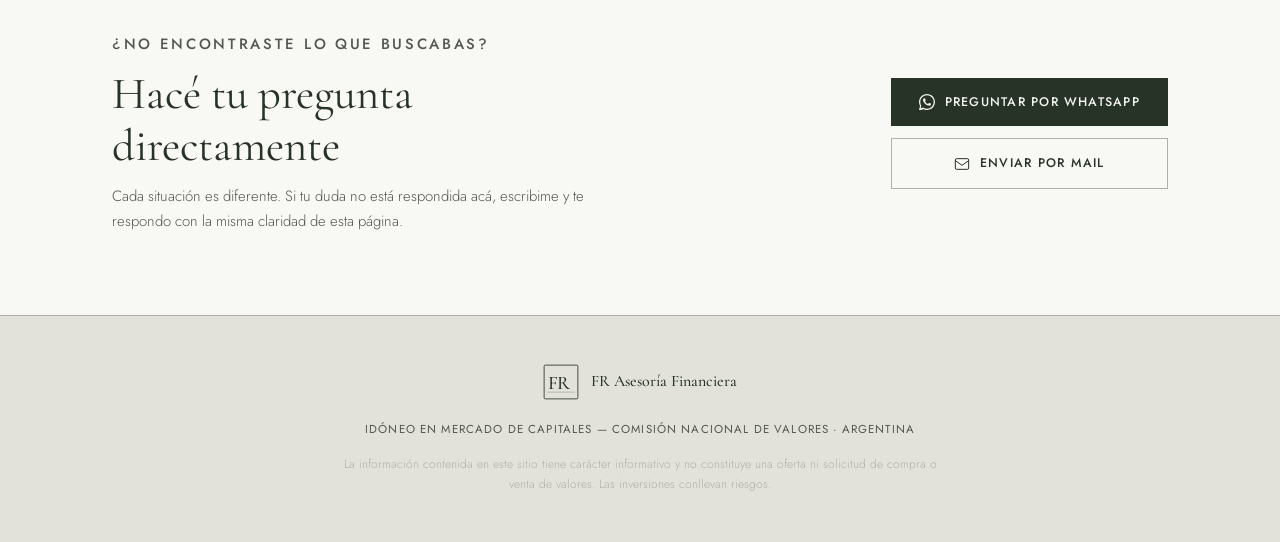
<file: guiadelinversor.html>
<!DOCTYPE html>
<html lang="es">
<head>
  <meta charset="UTF-8" />
  <meta name="viewport" content="width=device-width, initial-scale=1.0"/>
  <title>Guía del Inversor | FR Asesoría Financiera</title>
  <link rel="stylesheet" href="css/style.css" />
  <link rel="preconnect" href="https://fonts.googleapis.com">
  <link href="https://fonts.googleapis.com/css2?family=Cormorant+Garamond:wght@300;400;500;600&family=Jost:wght@200;300;400;500&display=swap" rel="stylesheet">

  <style>
    /* ── GUIDE PAGE STYLES ─────────────────────────────── */

    /* Hero header refinado */
    .guide-header {
      padding: 7rem 0 4rem;
      border-bottom: 1px solid var(--border);
    }
    .guide-header .container {
      display: grid;
      grid-template-columns: 1fr auto;
      align-items: end;
      gap: 2rem;
    }
    .guide-header-meta {
      display: flex;
      align-items: center;
      gap: 0.75rem;
      margin-bottom: 1.2rem;
    }
    .guide-header-meta .section-label { margin: 0; }
    .guide-header-meta::after {
      content: '';
      flex: 1;
      height: 1px;
      background: var(--border);
      max-width: 80px;
    }
    .guide-title {
      font-family: var(--cormorant);
      font-size: clamp(3rem, 6vw, 5rem);
      font-weight: 400;
      line-height: 1.0;
      color: var(--accent);
      margin-bottom: 1rem;
    }
    .guide-subtitle {
      font-size: 1rem;
      color: var(--muted);
      font-weight: 300;
      max-width: 520px;
      line-height: 1.7;
    }
    .guide-index {
      display: flex;
      flex-direction: column;
      gap: 0.5rem;
      text-align: right;
    }
    .guide-index-item {
      font-family: var(--jost);
      font-size: 0.72rem;
      font-weight: 500;
      letter-spacing: 0.1em;
      text-transform: uppercase;
      color: var(--muted);
      text-decoration: none;
      transition: color var(--transition);
      display: flex;
      align-items: center;
      gap: 0.5rem;
      justify-content: flex-end;
    }
    .guide-index-item:hover { color: var(--accent); }
    .guide-index-num {
      font-family: var(--cormorant);
      font-size: 1rem;
      font-weight: 400;
      color: var(--secondary);
      opacity: 0.6;
    }

    /* ── SECCIÓN RIESGOS ─────────────────────────────────── */
    .risks-section {
      padding: 5rem 0;
      background: var(--bg);
    }
    .section-intro-block {
      display: grid;
      grid-template-columns: 1fr 2fr;
      gap: 3rem;
      align-items: start;
      margin-bottom: 3.5rem;
    }
    .section-intro-title {
      font-family: var(--cormorant);
      font-size: clamp(2rem, 4vw, 3rem);
      font-weight: 400;
      color: var(--accent);
      line-height: 1.1;
      position: sticky;
      top: 6rem;
    }
    .section-intro-body p {
      font-size: 1rem;
      color: var(--muted);
      line-height: 1.8;
      margin-bottom: 1rem;
    }

    /* Acordeón de riesgos */
    .risk-accordion { border-top: 1px solid var(--border); }
    .risk-accordion-item {
      border-bottom: 1px solid var(--border);
      overflow: hidden;
    }
    .risk-accordion-trigger {
      width: 100%;
      display: grid;
      grid-template-columns: 2.5rem 1fr auto 2.5rem;
      align-items: center;
      gap: 1.5rem;
      padding: 1.5rem 0;
      cursor: pointer;
      background: none;
      border: none;
      text-align: left;
      font-family: var(--jost);
      transition: background var(--transition);
    }
    .risk-accordion-trigger:hover .risk-acc-name { color: var(--secondary); }
    .risk-acc-num {
      font-family: var(--cormorant);
      font-size: 1.1rem;
      font-weight: 400;
      color: var(--secondary);
      opacity: 0.5;
    }
    .risk-acc-name {
      font-family: var(--cormorant);
      font-size: 1.35rem;
      font-weight: 500;
      color: var(--accent);
      transition: color var(--transition);
    }
    .risk-acc-tag {
      font-size: 0.65rem;
      font-weight: 500;
      letter-spacing: 0.12em;
      text-transform: uppercase;
      padding: 0.25rem 0.75rem;
      border-radius: 2px;
      white-space: nowrap;
    }
    .risk-acc-tag--high { background: #f0e8df; color: #7a4f2d; }
    .risk-acc-tag--med  { background: #e8eee8; color: #3e4a3d; }
    .risk-acc-tag--var  { background: #e8e4f0; color: #4a3d7a; }
    .risk-acc-icon {
      width: 1.1rem;
      height: 1.1rem;
      display: flex;
      align-items: center;
      justify-content: center;
      transition: transform var(--transition);
      color: var(--muted);
    }
    .risk-accordion-item.open .risk-acc-icon { transform: rotate(45deg); }
    .risk-accordion-body {
      display: grid;
      grid-template-rows: 0fr;
      transition: grid-template-rows 0.35s ease;
    }
    .risk-accordion-item.open .risk-accordion-body {
      grid-template-rows: 1fr;
    }
    .risk-accordion-body-inner {
      overflow: hidden;
    }
    .risk-accordion-content {
      display: grid;
      grid-template-columns: 1fr 1fr;
      gap: 2rem;
      padding: 0 0 2rem 4rem;
    }
    .risk-acc-desc p {
      font-size: 0.93rem;
      color: var(--text);
      line-height: 1.75;
    }
    .risk-acc-mitigation {
      background: var(--surface-alt);
      border-left: 2px solid var(--secondary);
      padding: 1.2rem 1.5rem;
      border-radius: 0 2px 2px 0;
    }
    .risk-acc-mit-label {
      font-size: 0.65rem;
      font-weight: 500;
      letter-spacing: 0.15em;
      text-transform: uppercase;
      color: var(--secondary);
      display: block;
      margin-bottom: 0.5rem;
    }
    .risk-acc-mitigation p {
      font-size: 0.88rem;
      color: var(--muted);
      line-height: 1.7;
    }
    .risk-disclaimer-bar {
      margin-top: 2.5rem;
      display: flex;
      align-items: flex-start;
      gap: 1rem;
      padding: 1.25rem 1.5rem;
      border: 1px solid var(--border);
      background: var(--surface-alt);
    }
    .risk-disclaimer-bar svg { flex-shrink: 0; margin-top: 2px; }
    .risk-disclaimer-bar p { font-size: 0.82rem; color: var(--muted); line-height: 1.7; }

    /* ── SECCIÓN COSTOS ──────────────────────────────────── */
    .costs-section {
      padding: 5rem 0;
      background: var(--surface-alt);
      border-top: 1px solid var(--border);
      border-bottom: 1px solid var(--border);
    }
    .costs-layout {
      display: grid;
      grid-template-columns: 1fr 1fr;
      gap: 2.5rem;
      margin-top: 3rem;
    }
    .cost-card {
      background: var(--bg);
      border: 1px solid var(--border);
      padding: 2.5rem;
    }
    .cost-card-label {
      font-size: 0.65rem;
      font-weight: 500;
      letter-spacing: 0.18em;
      text-transform: uppercase;
      color: var(--secondary);
      margin-bottom: 0.5rem;
    }
    .cost-card-title {
      font-family: var(--cormorant);
      font-size: 1.7rem;
      font-weight: 500;
      color: var(--accent);
      margin-bottom: 0.75rem;
    }
    .cost-card-desc {
      font-size: 0.88rem;
      color: var(--muted);
      line-height: 1.7;
      margin-bottom: 1.75rem;
    }
    .cost-badge {
      display: inline-block;
      font-size: 0.7rem;
      font-weight: 500;
      letter-spacing: 0.12em;
      text-transform: uppercase;
      padding: 0.3rem 0.85rem;
      border: 1px solid var(--accent);
      color: var(--accent);
      margin-bottom: 1.75rem;
    }
    .cost-rows { border-top: 1px solid var(--border); }
    .cost-row {
      display: flex;
      justify-content: space-between;
      align-items: center;
      padding: 0.85rem 0;
      border-bottom: 1px solid var(--border);
    }
    .cost-row-name {
      font-size: 0.88rem;
      color: var(--muted);
    }
    .cost-row-value {
      font-family: var(--cormorant);
      font-size: 1.1rem;
      font-weight: 500;
      color: var(--accent);
    }
    .cost-footnote {
      margin-top: 1.5rem;
      font-size: 0.78rem;
      color: var(--muted);
      line-height: 1.7;
      grid-column: 1 / -1;
    }

    /* ── SECCIÓN FAQ ─────────────────────────────────────── */
    .faq-section {
      padding: 5rem 0;
      background: var(--bg);
    }
    .faq-tabs {
      display: flex;
      gap: 0;
      border-bottom: 1px solid var(--border);
      margin-bottom: 3rem;
      overflow-x: auto;
      -webkit-overflow-scrolling: touch;
    }
    .faq-tab {
      font-family: var(--jost);
      font-size: 0.75rem;
      font-weight: 500;
      letter-spacing: 0.12em;
      text-transform: uppercase;
      color: var(--muted);
      padding: 1rem 1.5rem;
      cursor: pointer;
      background: none;
      border: none;
      border-bottom: 2px solid transparent;
      margin-bottom: -1px;
      white-space: nowrap;
      transition: all var(--transition);
    }
    .faq-tab:hover { color: var(--accent); }
    .faq-tab.active {
      color: var(--accent);
      border-bottom-color: var(--accent);
    }
    .faq-panel { display: none; }
    .faq-panel.active { display: block; }

    /* Items del acordeón FAQ */
    .faq-list { border-top: 1px solid var(--border); }
    .faq-entry { border-bottom: 1px solid var(--border); }
    .faq-entry-trigger {
      width: 100%;
      display: flex;
      align-items: center;
      justify-content: space-between;
      gap: 1.5rem;
      padding: 1.35rem 0;
      cursor: pointer;
      background: none;
      border: none;
      text-align: left;
      font-family: var(--jost);
      font-size: 0.97rem;
      font-weight: 400;
      color: var(--text);
      transition: color var(--transition);
    }
    .faq-entry-trigger:hover { color: var(--accent); }
    .faq-entry-arrow {
      width: 1.6rem;
      height: 1.6rem;
      flex-shrink: 0;
      border: 1px solid var(--border);
      border-radius: 50%;
      display: flex;
      align-items: center;
      justify-content: center;
      transition: transform var(--transition), background var(--transition), border-color var(--transition);
      color: var(--muted);
    }
    .faq-entry.open .faq-entry-arrow {
      transform: rotate(45deg);
      background: var(--accent);
      border-color: var(--accent);
      color: var(--bg);
    }
    .faq-entry-body {
      display: grid;
      grid-template-rows: 0fr;
      transition: grid-template-rows 0.3s ease;
    }
    .faq-entry.open .faq-entry-body { grid-template-rows: 1fr; }
    .faq-entry-body-inner { overflow: hidden; }
    .faq-entry-answer {
      padding: 0 2rem 1.5rem 0;
      font-size: 0.93rem;
      color: var(--muted);
      line-height: 1.8;
    }
    .faq-entry-answer strong { color: var(--text); font-weight: 500; }

    /* ── CTA FINAL ─────────────────────────────────────────── */
    .guide-cta {
      padding: 5rem 0;
      background: var(--surface-alt);
      border-top: 1px solid var(--border);
    }
    .guide-cta-inner {
      display: grid;
      grid-template-columns: 1fr auto;
      align-items: center;
      gap: 3rem;
    }
    .guide-cta-title {
      font-family: var(--cormorant);
      font-size: clamp(1.8rem, 3.5vw, 2.8rem);
      font-weight: 400;
      color: var(--accent);
      margin-bottom: 0.75rem;
      line-height: 1.15;
    }
    .guide-cta p {
      font-size: 0.93rem;
      color: var(--muted);
      line-height: 1.7;
      max-width: 480px;
    }
    .guide-cta-buttons {
      display: flex;
      flex-direction: column;
      gap: 0.75rem;
      min-width: 220px;
    }
    .btn-wa {
      display: flex;
      align-items: center;
      justify-content: center;
      gap: 0.6rem;
      padding: 0.85rem 1.75rem;
      background: var(--accent);
      color: var(--bg);
      font-size: 0.78rem;
      font-weight: 500;
      letter-spacing: 0.1em;
      text-transform: uppercase;
      text-decoration: none;
      transition: opacity var(--transition);
    }
    .btn-wa:hover { opacity: 0.85; }
    .btn-mail {
      display: flex;
      align-items: center;
      justify-content: center;
      gap: 0.6rem;
      padding: 0.85rem 1.75rem;
      border: 1px solid var(--border);
      color: var(--accent);
      font-size: 0.78rem;
      font-weight: 500;
      letter-spacing: 0.1em;
      text-transform: uppercase;
      text-decoration: none;
      transition: border-color var(--transition), color var(--transition);
    }
    .btn-mail:hover { border-color: var(--accent); }

    /* ── RESPONSIVE ──────────────────────────────────────── */
    @media (max-width: 768px) {
      .guide-header .container { grid-template-columns: 1fr; }
      .guide-index { display: none; }
      .section-intro-block { grid-template-columns: 1fr; gap: 1.5rem; }
      .section-intro-title { position: static; font-size: 1.8rem; }
      .risk-accordion-content { grid-template-columns: 1fr; padding-left: 0; }
      .risk-accordion-trigger { grid-template-columns: 2rem 1fr 2rem; }
      .risk-acc-tag { display: none; }
      .costs-layout { grid-template-columns: 1fr; }
      .guide-cta-inner { grid-template-columns: 1fr; }
      .guide-cta-buttons { flex-direction: row; flex-wrap: wrap; }
    }
  </style>
</head>
<body class="page-preguntas">

  <nav class="nav">
    <div class="nav-inner">
      <a href="index.html" class="nav-logo">
        <svg class="logo-svg" viewBox="0 0 64 64" xmlns="http://www.w3.org/2000/svg">
          <rect x="2" y="2" width="60" height="60" rx="2" fill="none" stroke="var(--accent)" stroke-width="1.5"/>
          <text x="8" y="44" font-family="Cormorant Garamond, serif" font-size="34" font-weight="500" fill="var(--accent)" letter-spacing="-1">FR</text>
          <line x1="8" y1="50" x2="56" y2="50" stroke="var(--accent)" stroke-width="0.8" opacity="0.5"/>
        </svg>
      </a>
      <ul class="nav-links">
        <li><a href="index.html">Inicio</a></li>
        <li><a href="about.html">Acerca de mí</a></li>
        <li><a href="personas.html">Asesoría Personal</a></li>
        <li><a href="pymes.html">PyMES</a></li>
        <li><a href="preguntas.html" class="active">Guía del Inversor</a></li>
        <li><a href="contacto.html">Contacto</a></li>
      </ul>
      <button class="nav-toggle" aria-label="Menú">
        <span></span><span></span><span></span>
      </button>
    </div>
  </nav>

  <main>

    <!-- ── HEADER ─────────────────────────────────────────── -->
    <header class="guide-header">
      <div class="container">
        <div>
          <div class="guide-header-meta">
            <p class="section-label">Conocimiento esencial</p>
          </div>
          <h1 class="guide-title">Guía<br>del Inversor</h1>
          <p class="guide-subtitle">Todo lo que necesitás saber antes y después de invertir: riesgos, costos y las preguntas más frecuentes, explicados con claridad.</p>
        </div>
        <nav class="guide-index" aria-label="Índice de sección">
          <a href="#riesgos" class="guide-index-item"><span class="guide-index-num">01</span> Riesgos</a>
          <a href="#costos"   class="guide-index-item"><span class="guide-index-num">02</span> Costos</a>
          <a href="#faq"      class="guide-index-item"><span class="guide-index-num">03</span> Preguntas frecuentes</a>
        </nav>
      </div>
    </header>


    <!-- ══════════════════════════════════════════════════════
         01 — RIESGOS
    ══════════════════════════════════════════════════════ -->
    <section class="risks-section" id="riesgos">
      <div class="container">

        <div class="section-intro-block">
          <div>
            <p class="section-label">01 — Riesgos</p>
            <h2 class="section-intro-title">Entender el riesgo es el primer paso</h2>
          </div>
          <div class="section-intro-body">
            <p>Invertir implica asumir riesgos. La buena noticia es que todos son conocidos, mensurables y — con una estrategia adecuada — manejables.</p>
            <p>Mi trabajo es que los comprendas en profundidad antes de tomar cualquier decisión. Hacé clic en cada riesgo para ver cómo se mitiga.</p>
          </div>
        </div>

        <div class="risk-accordion" role="list">

          <!-- 1 -->
          <div class="risk-accordion-item" role="listitem">
            <button class="risk-accordion-trigger" aria-expanded="false">
              <span class="risk-acc-num">01</span>
              <span class="risk-acc-name">Riesgo de mercado</span>
              <span class="risk-acc-tag risk-acc-tag--high">Alta exposición</span>
              <span class="risk-acc-icon" aria-hidden="true">
                <svg viewBox="0 0 14 14" fill="none" width="14" height="14">
                  <path d="M7 1v12M1 7h12" stroke="currentColor" stroke-width="1.5" stroke-linecap="round"/>
                </svg>
              </span>
            </button>
            <div class="risk-accordion-body">
              <div class="risk-accordion-body-inner">
                <div class="risk-accordion-content">
                  <div class="risk-acc-desc">
                    <p>Los precios de los activos fluctúan en función de la oferta y la demanda, los datos económicos y el contexto global. Una acción o bono puede bajar de precio aunque la empresa esté sana. Es el riesgo más presente en toda cartera de inversión.</p>
                  </div>
                  <div class="risk-acc-mitigation">
                    <span class="risk-acc-mit-label">Cómo se mitiga</span>
                    <p>Diversificación de la cartera entre sectores, geografías e instrumentos, y horizonte temporal adecuado al perfil de cada inversor.</p>
                  </div>
                </div>
              </div>
            </div>
          </div>

          <!-- 2 -->
          <div class="risk-accordion-item" role="listitem">
            <button class="risk-accordion-trigger" aria-expanded="false">
              <span class="risk-acc-num">02</span>
              <span class="risk-acc-name">Riesgo de liquidez</span>
              <span class="risk-acc-tag risk-acc-tag--med">Manejable</span>
              <span class="risk-acc-icon" aria-hidden="true">
                <svg viewBox="0 0 14 14" fill="none" width="14" height="14">
                  <path d="M7 1v12M1 7h12" stroke="currentColor" stroke-width="1.5" stroke-linecap="round"/>
                </svg>
              </span>
            </button>
            <div class="risk-accordion-body">
              <div class="risk-accordion-body-inner">
                <div class="risk-accordion-content">
                  <div class="risk-acc-desc">
                    <p>Algunos instrumentos no tienen compradores disponibles en todo momento. Vender antes del vencimiento puede implicar hacerlo a un precio menor al esperado, o directamente no encontrar contraparte en el mercado.</p>
                  </div>
                  <div class="risk-acc-mitigation">
                    <span class="risk-acc-mit-label">Cómo se mitiga</span>
                    <p>Reservar una porción del portafolio en activos líquidos (money market, plazos cortos) para cubrir necesidades imprevistas sin vender a destiempo.</p>
                  </div>
                </div>
              </div>
            </div>
          </div>

          <!-- 3 -->
          <div class="risk-accordion-item" role="listitem">
            <button class="risk-accordion-trigger" aria-expanded="false">
              <span class="risk-acc-num">03</span>
              <span class="risk-acc-name">Riesgo crediticio o de default</span>
              <span class="risk-acc-tag risk-acc-tag--high">Alta relevancia</span>
              <span class="risk-acc-icon" aria-hidden="true">
                <svg viewBox="0 0 14 14" fill="none" width="14" height="14">
                  <path d="M7 1v12M1 7h12" stroke="currentColor" stroke-width="1.5" stroke-linecap="round"/>
                </svg>
              </span>
            </button>
            <div class="risk-accordion-body">
              <div class="risk-accordion-body-inner">
                <div class="risk-accordion-content">
                  <div class="risk-acc-desc">
                    <p>El emisor de un bono —empresa o Estado— podría no cumplir con el pago de intereses o capital. Esto aplica tanto a deuda soberana como corporativa. Argentina tiene un historial de defaults que hace este riesgo especialmente relevante en el mercado local.</p>
                  </div>
                  <div class="risk-acc-mitigation">
                    <span class="risk-acc-mit-label">Cómo se mitiga</span>
                    <p>Análisis de la calificación crediticia del emisor y preferencia por instrumentos con garantías, avalistas reconocidos o jurisdicción legal internacional.</p>
                  </div>
                </div>
              </div>
            </div>
          </div>

          <!-- 4 -->
          <div class="risk-accordion-item" role="listitem">
            <button class="risk-accordion-trigger" aria-expanded="false">
              <span class="risk-acc-num">04</span>
              <span class="risk-acc-name">Riesgo inflacionario</span>
              <span class="risk-acc-tag risk-acc-tag--high">Contexto local</span>
              <span class="risk-acc-icon" aria-hidden="true">
                <svg viewBox="0 0 14 14" fill="none" width="14" height="14">
                  <path d="M7 1v12M1 7h12" stroke="currentColor" stroke-width="1.5" stroke-linecap="round"/>
                </svg>
              </span>
            </button>
            <div class="risk-accordion-body">
              <div class="risk-accordion-body-inner">
                <div class="risk-accordion-content">
                  <div class="risk-acc-desc">
                    <p>Si el rendimiento de la inversión no supera la inflación, el poder adquisitivo real del capital disminuye aunque el número en pesos sea mayor. En Argentina, con inflación estructuralmente elevada, este riesgo es crítico para carteras en pesos.</p>
                  </div>
                  <div class="risk-acc-mitigation">
                    <span class="risk-acc-mit-label">Cómo se mitiga</span>
                    <p>Incluir instrumentos ajustados por CER, activos denominados en dólares o acciones con capacidad de trasladar precios al consumidor.</p>
                  </div>
                </div>
              </div>
            </div>
          </div>

          <!-- 5 -->
          <div class="risk-accordion-item" role="listitem">
            <button class="risk-accordion-trigger" aria-expanded="false">
              <span class="risk-acc-num">05</span>
              <span class="risk-acc-name">Riesgo cambiario</span>
              <span class="risk-acc-tag risk-acc-tag--var">Bidireccional</span>
              <span class="risk-acc-icon" aria-hidden="true">
                <svg viewBox="0 0 14 14" fill="none" width="14" height="14">
                  <path d="M7 1v12M1 7h12" stroke="currentColor" stroke-width="1.5" stroke-linecap="round"/>
                </svg>
              </span>
            </button>
            <div class="risk-accordion-body">
              <div class="risk-accordion-body-inner">
                <div class="risk-accordion-content">
                  <div class="risk-acc-desc">
                    <p>Las variaciones del tipo de cambio afectan el valor en pesos de activos en dólares y viceversa. Una devaluación brusca impacta en carteras no dolarizadas; una apreciación real del peso puede licuar rendimientos en moneda extranjera.</p>
                  </div>
                  <div class="risk-acc-mitigation">
                    <span class="risk-acc-mit-label">Cómo se mitiga</span>
                    <p>Equilibrar la exposición a moneda local y extranjera según el perfil del inversor y su horizonte de consumo real.</p>
                  </div>
                </div>
              </div>
            </div>
          </div>

          <!-- 6 -->
          <div class="risk-accordion-item" role="listitem">
            <button class="risk-accordion-trigger" aria-expanded="false">
              <span class="risk-acc-num">06</span>
              <span class="risk-acc-name">Riesgo regulatorio o político</span>
              <span class="risk-acc-tag risk-acc-tag--high">Contexto local</span>
              <span class="risk-acc-icon" aria-hidden="true">
                <svg viewBox="0 0 14 14" fill="none" width="14" height="14">
                  <path d="M7 1v12M1 7h12" stroke="currentColor" stroke-width="1.5" stroke-linecap="round"/>
                </svg>
              </span>
            </button>
            <div class="risk-accordion-body">
              <div class="risk-accordion-body-inner">
                <div class="risk-accordion-content">
                  <div class="risk-acc-desc">
                    <p>Cambios normativos, controles de capital o medidas de emergencia pueden alterar las condiciones de un instrumento en forma retroactiva o inesperada. Es un riesgo especialmente presente en el mercado argentino.</p>
                  </div>
                  <div class="risk-acc-mitigation">
                    <span class="risk-acc-mit-label">Cómo se mitiga</span>
                    <p>Diversificación entre jurisdicciones, elección de instrumentos con legislación internacional (Ley Nueva York) y seguimiento permanente del contexto normativo.</p>
                  </div>
                </div>
              </div>
            </div>
          </div>

        </div><!-- /risk-accordion -->

        <div class="risk-disclaimer-bar">
          <svg viewBox="0 0 20 20" fill="none" width="18" height="18">
            <path d="M10 2a8 8 0 100 16A8 8 0 0010 2zm0 4v4m0 3v1" stroke="var(--secondary)" stroke-width="1.5" stroke-linecap="round"/>
          </svg>
          <p>Ninguna inversión está libre de riesgo. El objetivo del asesoramiento es que comprendas exactamente qué riesgos estás asumiendo y si son compatibles con tus objetivos y tu situación personal.</p>
        </div>

      </div>
    </section>


    <!-- ══════════════════════════════════════════════════════
         02 — COSTOS
    ══════════════════════════════════════════════════════ -->
    <section class="costs-section" id="costos">
      <div class="container">

        <div class="section-intro-block">
          <div>
            <p class="section-label">02 — Costos</p>
            <h2 class="section-intro-title">Estructura de costos</h2>
          </div>
          <div class="section-intro-body">
            <p>Sin sorpresas. Toda la información sobre aranceles y comisiones para operar, de forma clara y antes de que tomes cualquier decisión.</p>
            <p>El asesoramiento no tiene costo fijo. Solo pagás las comisiones estándar del mercado cuando operás.</p>
          </div>
        </div>

        <div class="costs-layout">

          <div class="cost-card">
            <p class="cost-card-label">Asesoramiento</p>
            <h3 class="cost-card-title">Gestión Particular</h3>
            <p class="cost-card-desc">Apertura de cuenta y asesoramiento estratégico continuo sobre tu cartera.</p>
            <span class="cost-badge">Sin cargo fijo</span>
            <div class="cost-rows">
              <div class="cost-row">
                <span class="cost-row-name">Apertura de cuenta</span>
                <span class="cost-row-value">Bonificado</span>
              </div>
              <div class="cost-row">
                <span class="cost-row-name">Mantenimiento mensual</span>
                <span class="cost-row-value">$0</span>
              </div>
              <div class="cost-row">
                <span class="cost-row-name">Análisis de cartera</span>
                <span class="cost-row-value">Incluido</span>
              </div>
            </div>
          </div>

          <div class="cost-card">
            <p class="cost-card-label">Mercado Local — Balanz Capital</p>
            <h3 class="cost-card-title">Derechos ALyC</h3>
            <p class="cost-card-desc">Comisiones transaccionales aplicadas por Balanz Capital al momento de operar.</p>
            <span class="cost-badge">Tarifario oficial</span>
            <div class="cost-rows">
              <div class="cost-row">
                <span class="cost-row-name">Acciones y CEDEARs</span>
                <span class="cost-row-value">0,5% + IVA</span>
              </div>
              <div class="cost-row">
                <span class="cost-row-name">Títulos Públicos / ONs</span>
                <span class="cost-row-value">0,4% + IVA</span>
              </div>
              <div class="cost-row">
                <span class="cost-row-name">Cauciones colocadoras</span>
                <span class="cost-row-value">1,5% anual</span>
              </div>
            </div>
          </div>

          <p class="cost-footnote">* Los aranceles corresponden al esquema estándar de Balanz Capital. En operaciones de volumen o estrategias específicas de renta fija pueden ser revisados. No existen cargos fijos por asesoramiento particular.</p>

        </div>

      </div>
    </section>


    <!-- ══════════════════════════════════════════════════════
         03 — FAQ CON TABS
    ══════════════════════════════════════════════════════ -->
    <section class="faq-section" id="faq">
      <div class="container">

        <div class="section-intro-block">
          <div>
            <p class="section-label">03 — Consultas</p>
            <h2 class="section-intro-title">Preguntas frecuentes</h2>
          </div>
          <div class="section-intro-body">
            <p>Las dudas más comunes, organizadas por tema. Si la tuya no está acá, escribime directamente.</p>
          </div>
        </div>

        <!-- TABS -->
        <div class="faq-tabs" role="tablist">
          <button class="faq-tab active" role="tab" data-panel="panel-servicio">Cómo funciona</button>
          <button class="faq-tab" role="tab" data-panel="panel-productos">Inversiones y productos</button>
          <button class="faq-tab" role="tab" data-panel="panel-costos">Costos y operatoria</button>
          <button class="faq-tab" role="tab" data-panel="panel-seguridad">Seguridad y regulación</button>
        </div>

        <!-- PANEL: Cómo funciona -->
        <div class="faq-panel active" id="panel-servicio" role="tabpanel">
          <div class="faq-list">

            <div class="faq-entry">
              <button class="faq-entry-trigger" aria-expanded="false">
                ¿Cómo empiezo a invertir con vos?
                <span class="faq-entry-arrow" aria-hidden="true">
                  <svg viewBox="0 0 12 12" fill="none" width="12" height="12"><path d="M6 1v10M1 6h10" stroke="currentColor" stroke-width="1.5" stroke-linecap="round"/></svg>
                </span>
              </button>
              <div class="faq-entry-body"><div class="faq-entry-body-inner">
                <p class="faq-entry-answer">El primer paso es una conversación sin compromiso para entender tu situación, tus objetivos y tu tolerancia al riesgo. A partir de ahí, definimos juntos el perfil de inversor y diseñamos una cartera adaptada. La apertura de cuenta en Balanz Capital es gratuita y se realiza de forma digital en minutos.</p>
              </div></div>
            </div>

            <div class="faq-entry">
              <button class="faq-entry-trigger" aria-expanded="false">
                ¿Hay un mínimo de capital para comenzar?
                <span class="faq-entry-arrow" aria-hidden="true">
                  <svg viewBox="0 0 12 12" fill="none" width="12" height="12"><path d="M6 1v10M1 6h10" stroke="currentColor" stroke-width="1.5" stroke-linecap="round"/></svg>
                </span>
              </button>
              <div class="faq-entry-body"><div class="faq-entry-body-inner">
                <p class="faq-entry-answer">No existe un mínimo fijo para abrir una cuenta. Sin embargo, para que una cartera tenga sentido y diversificación real, se recomienda comenzar con al menos <strong>$500.000 ARS</strong> o su equivalente en dólares. Con montos menores, los mejores instrumentos disponibles son los Fondos Comunes de Inversión (FCI), que permiten ingresar desde montos muy bajos.</p>
              </div></div>
            </div>

            <div class="faq-entry">
              <button class="faq-entry-trigger" aria-expanded="false">
                ¿A través de qué entidad se opera?
                <span class="faq-entry-arrow" aria-hidden="true">
                  <svg viewBox="0 0 12 12" fill="none" width="12" height="12"><path d="M6 1v10M1 6h10" stroke="currentColor" stroke-width="1.5" stroke-linecap="round"/></svg>
                </span>
              </button>
              <div class="faq-entry-body"><div class="faq-entry-body-inner">
                <p class="faq-entry-answer">Las operaciones se realizan a través de <strong>Balanz Capital</strong>, un Agente de Liquidación y Compensación (ALyC) registrado y regulado por la CNV. Es una de las principales casas de bolsa de Argentina, con más de 20 años de trayectoria y plataforma digital de primer nivel.</p>
              </div></div>
            </div>

            <div class="faq-entry">
              <button class="faq-entry-trigger" aria-expanded="false">
                ¿Quién toma las decisiones de inversión?
                <span class="faq-entry-arrow" aria-hidden="true">
                  <svg viewBox="0 0 12 12" fill="none" width="12" height="12"><path d="M6 1v10M1 6h10" stroke="currentColor" stroke-width="1.5" stroke-linecap="round"/></svg>
                </span>
              </button>
              <div class="faq-entry-body"><div class="faq-entry-body-inner">
                <p class="faq-entry-answer">Vos siempre. Mi rol es asesorarte: analizo el mercado, te presento opciones con sus ventajas y riesgos, y recomiendo estrategias según tu perfil. Pero cada operación la autorizás en forma consciente. <strong>Nunca opero sin tu conformidad expresa.</strong></p>
              </div></div>
            </div>

          </div>
        </div>

        <!-- PANEL: Inversiones y productos -->
        <div class="faq-panel" id="panel-productos" role="tabpanel">
          <div class="faq-list">

            <div class="faq-entry">
              <button class="faq-entry-trigger" aria-expanded="false">
                ¿Qué es un CEDEAR y para qué sirve?
                <span class="faq-entry-arrow" aria-hidden="true">
                  <svg viewBox="0 0 12 12" fill="none" width="12" height="12"><path d="M6 1v10M1 6h10" stroke="currentColor" stroke-width="1.5" stroke-linecap="round"/></svg>
                </span>
              </button>
              <div class="faq-entry-body"><div class="faq-entry-body-inner">
                <p class="faq-entry-answer">Un <strong>CEDEAR</strong> (Certificado de Depósito Argentino) te permite invertir en acciones de empresas extranjeras (Apple, Microsoft, ETFs como el SPY) desde Argentina y en pesos, pero con cobertura cambiaria: su precio sigue al dólar CCL. Es una de las formas más accesibles de dolarizar inversiones sin salir del mercado local.</p>
              </div></div>
            </div>

            <div class="faq-entry">
              <button class="faq-entry-trigger" aria-expanded="false">
                ¿Qué diferencia hay entre renta fija y renta variable?
                <span class="faq-entry-arrow" aria-hidden="true">
                  <svg viewBox="0 0 12 12" fill="none" width="12" height="12"><path d="M6 1v10M1 6h10" stroke="currentColor" stroke-width="1.5" stroke-linecap="round"/></svg>
                </span>
              </button>
              <div class="faq-entry-body"><div class="faq-entry-body-inner">
                <p class="faq-entry-answer"><strong>Renta fija</strong>: el rendimiento está definido al momento de la compra (bonos, Letras del Tesoro, ONs). Si lo mantenés hasta el vencimiento, sabés cuánto cobrarás. <strong>Renta variable</strong>: acciones y CEDEARs cuyo rendimiento depende del precio de mercado. La renta fija tiene menor volatilidad; la renta variable, mayor potencial de retorno a largo plazo.</p>
              </div></div>
            </div>

            <div class="faq-entry">
              <button class="faq-entry-trigger" aria-expanded="false">
                ¿Puedo invertir en dólares desde Argentina legalmente?
                <span class="faq-entry-arrow" aria-hidden="true">
                  <svg viewBox="0 0 12 12" fill="none" width="12" height="12"><path d="M6 1v10M1 6h10" stroke="currentColor" stroke-width="1.5" stroke-linecap="round"/></svg>
                </span>
              </button>
              <div class="faq-entry-body"><div class="faq-entry-body-inner">
                <p class="faq-entry-answer">Sí, y de varias formas. A través del mercado de capitales podés invertir en bonos en dólares (Hard Dollar), ONs en dólares, o realizar la operatoria de <strong>dólar MEP</strong>, que es completamente legal y permite convertir pesos a dólares mediante la compra y venta de bonos. Los CEDEARs también brindan cobertura cambiaria sin necesidad de comprar dólares billete.</p>
              </div></div>
            </div>

            <div class="faq-entry">
              <button class="faq-entry-trigger" aria-expanded="false">
                ¿Qué es una Obligación Negociable (ON)?
                <span class="faq-entry-arrow" aria-hidden="true">
                  <svg viewBox="0 0 12 12" fill="none" width="12" height="12"><path d="M6 1v10M1 6h10" stroke="currentColor" stroke-width="1.5" stroke-linecap="round"/></svg>
                </span>
              </button>
              <div class="faq-entry-body"><div class="faq-entry-body-inner">
                <p class="faq-entry-answer">Un bono emitido por una empresa privada. La empresa se compromete a devolverte el capital más intereses en fechas predeterminadas. Las ONs <strong>Hard Dollar</strong> pagan en dólares efectivos. Son ideales para inversores que buscan renta en moneda dura con menor riesgo que las acciones.</p>
              </div></div>
            </div>

            <div class="faq-entry">
              <button class="faq-entry-trigger" aria-expanded="false">
                ¿Qué son los bonos CER y por qué protegen contra la inflación?
                <span class="faq-entry-arrow" aria-hidden="true">
                  <svg viewBox="0 0 12 12" fill="none" width="12" height="12"><path d="M6 1v10M1 6h10" stroke="currentColor" stroke-width="1.5" stroke-linecap="round"/></svg>
                </span>
              </button>
              <div class="faq-entry-body"><div class="faq-entry-body-inner">
                <p class="faq-entry-answer">El <strong>CER</strong> (Coeficiente de Estabilización de Referencia) sigue la evolución del IPC. Los bonos CER actualizan automáticamente el capital por inflación, más un interés fijo adicional. Si la inflación es del 100% anual y el bono paga CER + 5%, tu retorno real es positivo: tu inversión crece por encima de la inflación.</p>
              </div></div>
            </div>

          </div>
        </div>

        <!-- PANEL: Costos y operatoria -->
        <div class="faq-panel" id="panel-costos" role="tabpanel">
          <div class="faq-list">

            <div class="faq-entry">
              <button class="faq-entry-trigger" aria-expanded="false">
                ¿Cuánto cobra el asesor por su trabajo?
                <span class="faq-entry-arrow" aria-hidden="true">
                  <svg viewBox="0 0 12 12" fill="none" width="12" height="12"><path d="M6 1v10M1 6h10" stroke="currentColor" stroke-width="1.5" stroke-linecap="round"/></svg>
                </span>
              </button>
              <div class="faq-entry-body"><div class="faq-entry-body-inner">
                <p class="faq-entry-answer">El asesoramiento particular <strong>no tiene costo fijo</strong>. Mi compensación proviene de las comisiones que genera Balanz Capital en cada operación que realizás. Solo hay costo cuando hay movimiento en tu cuenta, y ese costo ya está incluido en las comisiones estándar del mercado.</p>
              </div></div>
            </div>

            <div class="faq-entry">
              <button class="faq-entry-trigger" aria-expanded="false">
                ¿Con qué frecuencia se cobra la comisión?
                <span class="faq-entry-arrow" aria-hidden="true">
                  <svg viewBox="0 0 12 12" fill="none" width="12" height="12"><path d="M6 1v10M1 6h10" stroke="currentColor" stroke-width="1.5" stroke-linecap="round"/></svg>
                </span>
              </button>
              <div class="faq-entry-body"><div class="faq-entry-body-inner">
                <p class="faq-entry-answer">La comisión se aplica <strong>por operación</strong>, no en forma mensual. Si comprás acciones por $100.000, la comisión es del 0,5% + IVA sobre ese monto. Si no operás, no hay cargo. Tener activos en cartera no genera comisión de mantenimiento.</p>
              </div></div>
            </div>

            <div class="faq-entry">
              <button class="faq-entry-trigger" aria-expanded="false">
                ¿Hay impuestos sobre las ganancias de inversiones?
                <span class="faq-entry-arrow" aria-hidden="true">
                  <svg viewBox="0 0 12 12" fill="none" width="12" height="12"><path d="M6 1v10M1 6h10" stroke="currentColor" stroke-width="1.5" stroke-linecap="round"/></svg>
                </span>
              </button>
              <div class="faq-entry-body"><div class="faq-entry-body-inner">
                <p class="faq-entry-answer">Sí. En Argentina existen impuestos sobre la renta de inversiones financieras. Los intereses de bonos y dividendos tienen retenciones específicas. Las ganancias de capital por venta de acciones en bolsa locales están generalmente exentas para personas físicas, pero aplican alícuotas sobre instrumentos extranjeros. Te recomiendo consultar con un contador, ya que la normativa cambia frecuentemente.</p>
              </div></div>
            </div>

            <div class="faq-entry">
              <button class="faq-entry-trigger" aria-expanded="false">
                ¿Puedo retirar mi dinero en cualquier momento?
                <span class="faq-entry-arrow" aria-hidden="true">
                  <svg viewBox="0 0 12 12" fill="none" width="12" height="12"><path d="M6 1v10M1 6h10" stroke="currentColor" stroke-width="1.5" stroke-linecap="round"/></svg>
                </span>
              </button>
              <div class="faq-entry-body"><div class="faq-entry-body-inner">
                <p class="faq-entry-answer">Depende del instrumento. Los FCI money market son de <strong>liquidez inmediata (24 hs)</strong>. Las acciones y CEDEARs se liquidan en 24/48 hs hábiles tras la venta. Los bonos también en 24/48 hs, aunque el precio de venta anticipada puede no ser el óptimo. Los plazos fijos tienen fecha de vencimiento fija. Por eso es importante reservar siempre una porción líquida del portafolio.</p>
              </div></div>
            </div>

          </div>
        </div>

        <!-- PANEL: Seguridad y regulación -->
        <div class="faq-panel" id="panel-seguridad" role="tabpanel">
          <div class="faq-list">

            <div class="faq-entry">
              <button class="faq-entry-trigger" aria-expanded="false">
                ¿Qué pasa si la casa de bolsa quiebra?
                <span class="faq-entry-arrow" aria-hidden="true">
                  <svg viewBox="0 0 12 12" fill="none" width="12" height="12"><path d="M6 1v10M1 6h10" stroke="currentColor" stroke-width="1.5" stroke-linecap="round"/></svg>
                </span>
              </button>
              <div class="faq-entry-body"><div class="faq-entry-body-inner">
                <p class="faq-entry-answer">Los títulos valores que comprás <strong>no son propiedad del broker</strong>: quedan registrados a tu nombre en la <strong>Caja de Valores S.A.</strong>, entidad custodio regulada por la CNV. Si el broker quiebra, tus activos permanecen intactos y podés transferirlos a otro agente. Lo que podría verse afectado es el efectivo sin invertir en cuenta, por lo que siempre se recomienda mantener el dinero invertido.</p>
              </div></div>
            </div>

            <div class="faq-entry">
              <button class="faq-entry-trigger" aria-expanded="false">
                ¿Qué es la CNV y qué garantía ofrece?
                <span class="faq-entry-arrow" aria-hidden="true">
                  <svg viewBox="0 0 12 12" fill="none" width="12" height="12"><path d="M6 1v10M1 6h10" stroke="currentColor" stroke-width="1.5" stroke-linecap="round"/></svg>
                </span>
              </button>
              <div class="faq-entry-body"><div class="faq-entry-body-inner">
                <p class="faq-entry-answer">La <strong>Comisión Nacional de Valores</strong> es el organismo estatal que regula y fiscaliza a todos los participantes del mercado de capitales argentino: brokers, asesores, fondos y emisores. Establece normas de conducta, exige transparencia y supervisa que las operaciones se realicen dentro del marco legal.</p>
              </div></div>
            </div>

            <div class="faq-entry">
              <button class="faq-entry-trigger" aria-expanded="false">
                ¿Qué diferencia hay entre operar con un asesor matriculado y sin uno?
                <span class="faq-entry-arrow" aria-hidden="true">
                  <svg viewBox="0 0 12 12" fill="none" width="12" height="12"><path d="M6 1v10M1 6h10" stroke="currentColor" stroke-width="1.5" stroke-linecap="round"/></svg>
                </span>
              </button>
              <div class="faq-entry-body"><div class="faq-entry-body-inner">
                <p class="faq-entry-answer">Un asesor matriculado (idóneo CNV) aprobó el examen oficial de la CNV y está habilitado para ejercer legalmente. Tiene <strong>obligaciones fiduciarias</strong> hacia el cliente: debe actuar en su mejor interés. Sin asesor, el inversor queda expuesto a sus propios sesgos, a información incompleta o a plataformas que priorizan el volumen de operaciones sobre la calidad de las decisiones.</p>
              </div></div>
            </div>

          </div>
        </div>

      </div>
    </section>


    <!-- ── CTA FINAL ────────────────────────────────────────── -->
    <section class="guide-cta">
      <div class="container">
        <div class="guide-cta-inner">
          <div>
            <p class="section-label">¿No encontraste lo que buscabas?</p>
            <h2 class="guide-cta-title">Hacé tu pregunta<br>directamente</h2>
            <p>Cada situación es diferente. Si tu duda no está respondida acá, escribime y te respondo con la misma claridad de esta página.</p>
          </div>
          <div class="guide-cta-buttons">
            <a href="https://wa.me/5492323579094?text=Hola%20Federico,%20tengo%20una%20consulta%20que%20no%20está%20en%20la%20guía:%20" 
               class="btn-wa" target="_blank">
              <svg xmlns="http://www.w3.org/2000/svg" viewBox="0 0 24 24" fill="currentColor" width="16" height="16">
                <path d="M17.472 14.382c-.297-.149-1.758-.867-2.03-.967-.273-.099-.471-.148-.67.15-.197.297-.767.966-.94 1.164-.173.199-.347.223-.644.075-.297-.15-1.255-.463-2.39-1.475-.883-.788-1.48-1.761-1.653-2.059-.173-.297-.018-.458.13-.606.134-.133.298-.347.446-.52.149-.174.198-.298.298-.497.099-.198.05-.371-.025-.52-.075-.149-.669-1.612-.916-2.207-.242-.579-.487-.5-.669-.51-.173-.008-.371-.01-.57-.01-.198 0-.52.074-.792.372-.272.297-1.04 1.016-1.04 2.479 0 1.462 1.065 2.875 1.213 3.074.149.198 2.096 3.2 5.077 4.487.709.306 1.262.489 1.694.625.712.227 1.36.195 1.871.118.571-.085 1.758-.719 2.006-1.413.248-.694.248-1.289.173-1.413-.074-.124-.272-.198-.57-.347z"/>
                <path d="M12 0C5.373 0 0 5.373 0 12c0 2.136.563 4.14 1.534 5.876L.057 23.571a.75.75 0 00.921.921l5.695-1.477A11.951 11.951 0 0012 24c6.627 0 12-5.373 12-12S18.627 0 12 0zm0 22c-1.907 0-3.7-.498-5.253-1.37l-.376-.217-3.884 1.007 1.007-3.884-.217-.376A9.953 9.953 0 012 12C2 6.477 6.477 2 12 2s10 4.477 10 10-4.477 10-10 10z"/>
              </svg>
              Preguntar por WhatsApp
            </a>
            <a href="mailto:federicorandazzo@outlook.com?subject=Consulta%20desde%20la%20Guía%20del%20Inversor&body=Hola%20Federico,%20tengo%20la%20siguiente%20consulta:%20" 
               class="btn-mail">
              <svg viewBox="0 0 24 24" fill="none" width="16" height="16">
                <rect x="2" y="4" width="20" height="16" rx="2" stroke="currentColor" stroke-width="1.5"/>
                <path d="M2 7l10 7 10-7" stroke="currentColor" stroke-width="1.5" stroke-linecap="round"/>
              </svg>
              Enviar por Mail
            </a>
          </div>
        </div>
      </div>
    </section>

  </main>

  <footer class="footer">
    <div class="container footer-inner">
      <div class="footer-logo">
        <svg viewBox="0 0 64 64" xmlns="http://www.w3.org/2000/svg" width="36" height="36">
          <rect x="2" y="2" width="60" height="60" rx="2" fill="none" stroke="var(--accent)" stroke-width="1.5"/>
          <text x="8" y="44" font-family="Cormorant Garamond, serif" font-size="34" font-weight="500" fill="var(--accent)" letter-spacing="-1">FR</text>
          <line x1="8" y1="50" x2="56" y2="50" stroke="var(--accent)" stroke-width="0.8" opacity="0.5"/>
        </svg>
        <span>FR Asesoría Financiera</span>
      </div>
      <p class="footer-legal">Idóneo en Mercado de Capitales — Comisión Nacional de Valores · Argentina</p>
      <p class="footer-disclaimer">La información contenida en este sitio tiene carácter informativo y no constituye una oferta ni solicitud de compra o venta de valores. Las inversiones conllevan riesgos.</p>
    </div>
  </footer>

  <script src="js/main.js"></script>

  <script>
    // ── Acordeón de riesgos ──────────────────────────────
    document.querySelectorAll('.risk-accordion-trigger').forEach(btn => {
      btn.addEventListener('click', () => {
        const item = btn.closest('.risk-accordion-item');
        const isOpen = item.classList.contains('open');
        document.querySelectorAll('.risk-accordion-item').forEach(i => {
          i.classList.remove('open');
          i.querySelector('.risk-accordion-trigger').setAttribute('aria-expanded', 'false');
        });
        if (!isOpen) {
          item.classList.add('open');
          btn.setAttribute('aria-expanded', 'true');
        }
      });
    });

    // ── Tabs del FAQ ─────────────────────────────────────
    document.querySelectorAll('.faq-tab').forEach(tab => {
      tab.addEventListener('click', () => {
        const panelId = tab.dataset.panel;
        document.querySelectorAll('.faq-tab').forEach(t => t.classList.remove('active'));
        document.querySelectorAll('.faq-panel').forEach(p => p.classList.remove('active'));
        tab.classList.add('active');
        document.getElementById(panelId).classList.add('active');
        // Cerrar todos los items del panel recién abierto
        document.querySelectorAll('#' + panelId + ' .faq-entry').forEach(e => {
          e.classList.remove('open');
          e.querySelector('.faq-entry-trigger').setAttribute('aria-expanded', 'false');
        });
      });
    });

    // ── Acordeón de items FAQ ────────────────────────────
    document.querySelectorAll('.faq-entry-trigger').forEach(btn => {
      btn.addEventListener('click', () => {
        const entry = btn.closest('.faq-entry');
        const panel = btn.closest('.faq-panel');
        const isOpen = entry.classList.contains('open');
        panel.querySelectorAll('.faq-entry').forEach(e => {
          e.classList.remove('open');
          e.querySelector('.faq-entry-trigger').setAttribute('aria-expanded', 'false');
        });
        if (!isOpen) {
          entry.classList.add('open');
          btn.setAttribute('aria-expanded', 'true');
        }
      });
    });
  </script>

  <!-- WhatsApp CTA flotante -->
  <a href="https://wa.me/5492323579094?text=Hola%20Federico,%20solicito%20información%20sobre%20asesoría%20financiera" 
     class="whatsapp-float" target="_blank" aria-label="Contactar por WhatsApp">
    <svg xmlns="http://www.w3.org/2000/svg" viewBox="0 0 24 24" fill="white" width="28" height="28">
      <path d="M17.472 14.382c-.297-.149-1.758-.867-2.03-.967-.273-.099-.471-.148-.67.15-.197.297-.767.966-.94 1.164-.173.199-.347.223-.644.075-.297-.15-1.255-.463-2.39-1.475-.883-.788-1.48-1.761-1.653-2.059-.173-.297-.018-.458.13-.606.134-.133.298-.347.446-.52.149-.174.198-.298.298-.497.099-.198.05-.371-.025-.52-.075-.149-.669-1.612-.916-2.207-.242-.579-.487-.5-.669-.51-.173-.008-.371-.01-.57-.01-.198 0-.52.074-.792.372-.272.297-1.04 1.016-1.04 2.479 0 1.462 1.065 2.875 1.213 3.074.149.198 2.096 3.2 5.077 4.487.709.306 1.262.489 1.694.625.712.227 1.36.195 1.871.118.571-.085 1.758-.719 2.006-1.413.248-.694.248-1.289.173-1.413-.074-.124-.272-.198-.57-.347z"/>
      <path d="M12 0C5.373 0 0 5.373 0 12c0 2.136.563 4.14 1.534 5.876L.057 23.571a.75.75 0 00.921.921l5.695-1.477A11.951 11.951 0 0012 24c6.627 0 12-5.373 12-12S18.627 0 12 0zm0 22c-1.907 0-3.7-.498-5.253-1.37l-.376-.217-3.884 1.007 1.007-3.884-.217-.376A9.953 9.953 0 012 12C2 6.477 6.477 2 12 2s10 4.477 10 10-4.477 10-10 10z"/>
    </svg>
  </a>

</body>
</html>
</file>
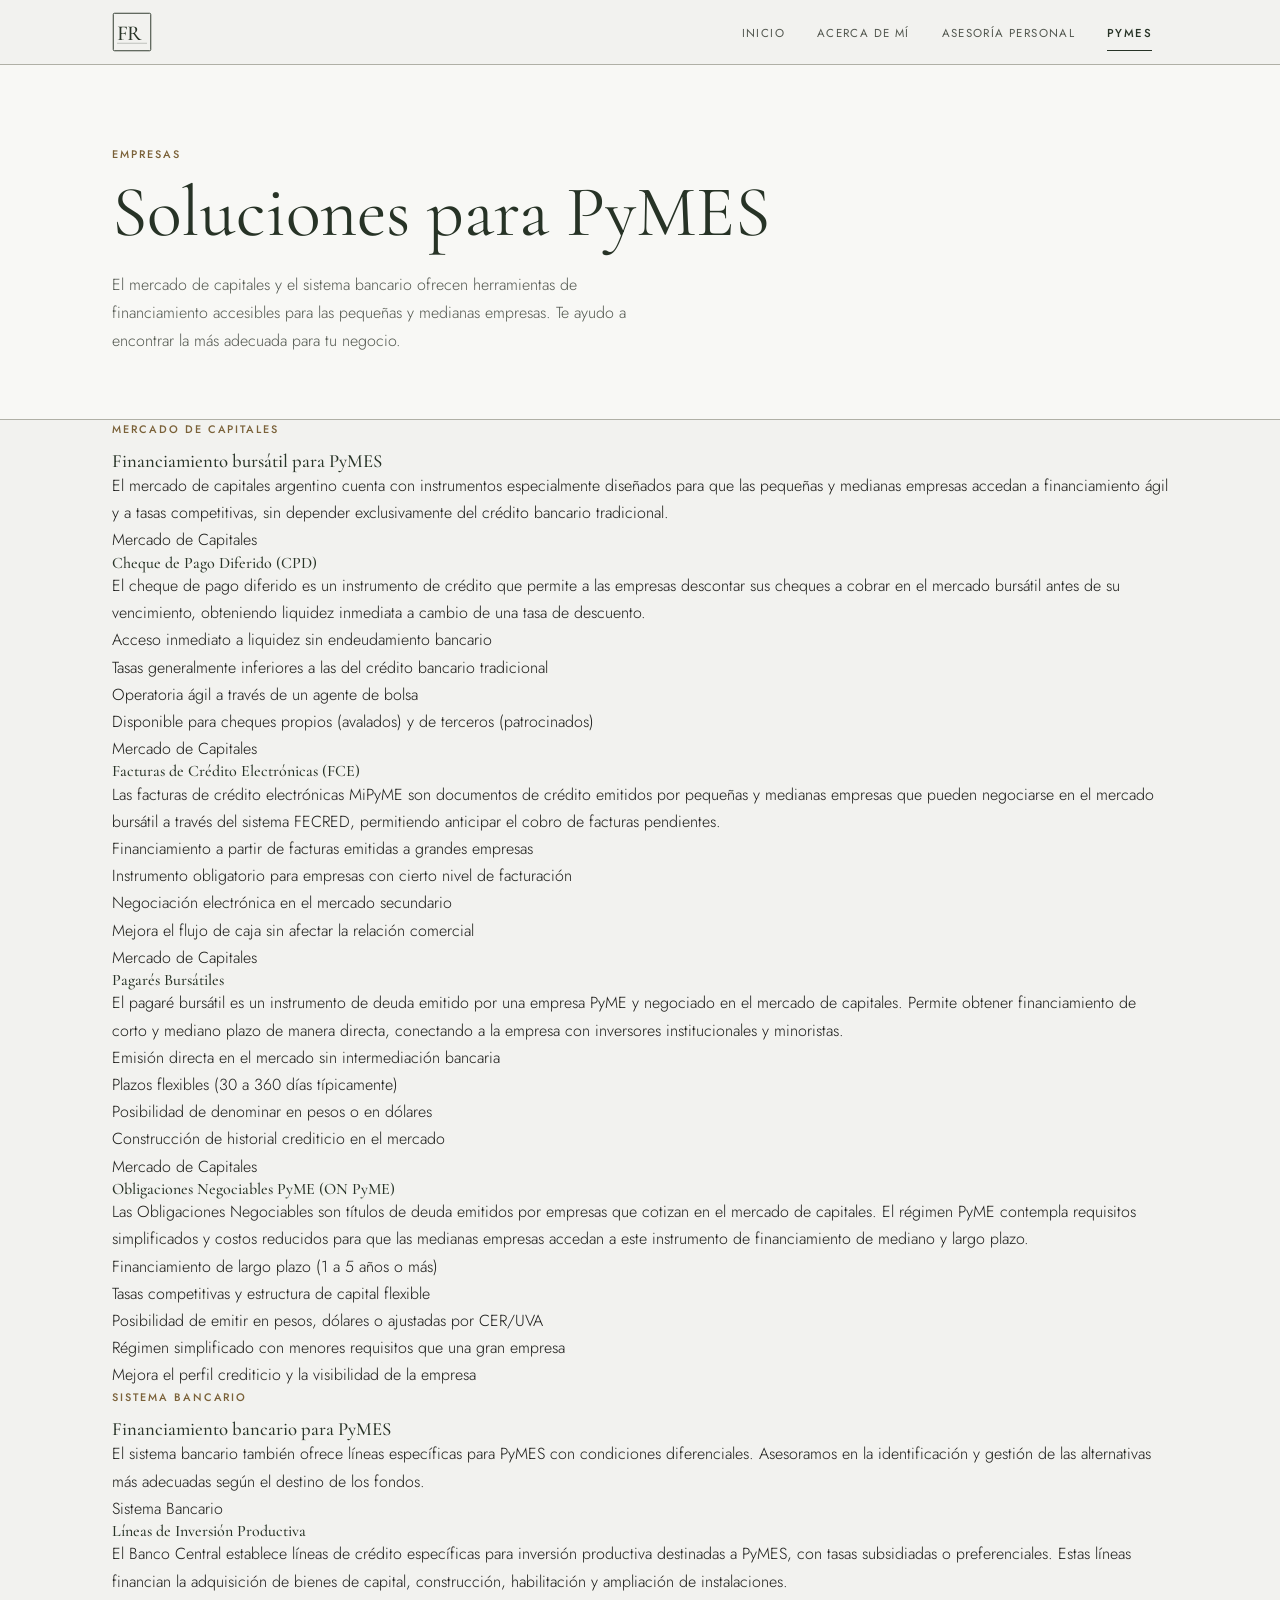
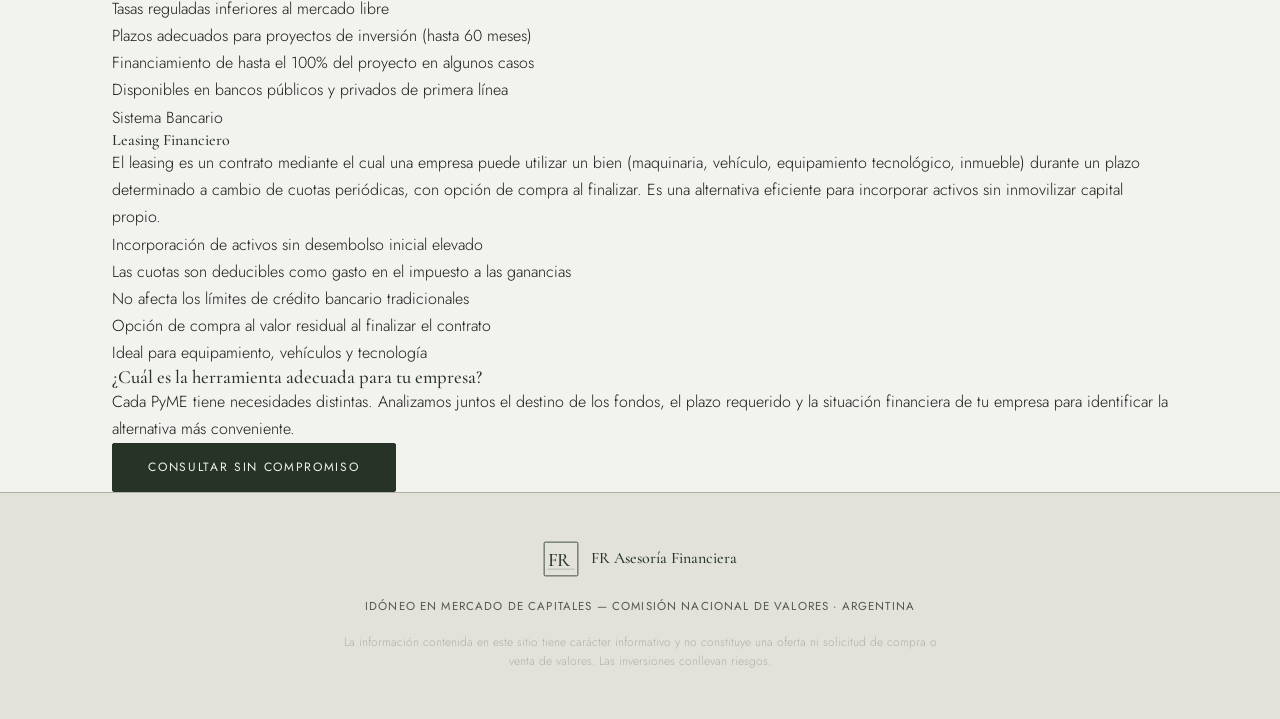
<file: pyme.html>
<!DOCTYPE html>
<html lang="es">
<head>
  <meta charset="UTF-8" />
  <meta name="viewport" content="width=device-width, initial-scale=1.0"/>
  <title>Soluciones PyMES | FR Asesoría Financiera</title>
  <link rel="stylesheet" href="css/style.css" />
  <link rel="preconnect" href="https://fonts.googleapis.com">
  <link href="https://fonts.googleapis.com/css2?family=Cormorant+Garamond:wght@300;400;500;600&family=Jost:wght@200;300;400;500&display=swap" rel="stylesheet">
</head>
<body class="page-pymes">

  <nav class="nav">
    <div class="nav-inner">
      <a href="index.html" class="nav-logo">
        <svg class="logo-svg" viewBox="0 0 64 64" xmlns="http://www.w3.org/2000/svg">
          <rect x="2" y="2" width="60" height="60" rx="2" fill="none" stroke="var(--accent)" stroke-width="1.5"/>
          <text x="8" y="44" font-family="Cormorant Garamond, serif" font-size="34" font-weight="500" fill="var(--accent)" letter-spacing="-1">FR</text>
          <line x1="8" y1="50" x2="56" y2="50" stroke="var(--accent)" stroke-width="0.8" opacity="0.5"/>
        </svg>
      </a>
      <ul class="nav-links">
        <li><a href="index.html">Inicio</a></li>
        <li><a href="about.html">Acerca de mí</a></li>
        <li><a href="personas.html">Asesoría Personal</a></li>
        <li><a href="pymes.html" class="active">PyMES</a></li>
      </ul>
      <button class="nav-toggle" aria-label="Menú">
        <span></span><span></span><span></span>
      </button>
    </div>
  </nav>

  <main>
    <section class="page-header">
      <div class="container">
        <p class="section-label">Empresas</p>
        <h2 class="page-title">Soluciones para PyMES</h2>
        <p class="page-subtitle">El mercado de capitales y el sistema bancario ofrecen herramientas de financiamiento accesibles para las pequeñas y medianas empresas. Te ayudo a encontrar la más adecuada para tu negocio.</p>
      </div>
    </section>

    <!-- MERCADO DE CAPITALES -->
    <section class="pymes-section">
      <div class="container">
        <p class="section-label">Mercado de Capitales</p>
        <h3 class="section-title">Financiamiento bursátil para PyMES</h3>
        <p class="section-desc">El mercado de capitales argentino cuenta con instrumentos especialmente diseñados para que las pequeñas y medianas empresas accedan a financiamiento ágil y a tasas competitivas, sin depender exclusivamente del crédito bancario tradicional.</p>

        <div class="instruments-grid">

          <div class="instrument-card">
            <div class="instrument-tag">Mercado de Capitales</div>
            <h4>Cheque de Pago Diferido (CPD)</h4>
            <p>El cheque de pago diferido es un instrumento de crédito que permite a las empresas descontar sus cheques a cobrar en el mercado bursátil antes de su vencimiento, obteniendo liquidez inmediata a cambio de una tasa de descuento.</p>
            <ul class="instrument-detail">
              <li>Acceso inmediato a liquidez sin endeudamiento bancario</li>
              <li>Tasas generalmente inferiores a las del crédito bancario tradicional</li>
              <li>Operatoria ágil a través de un agente de bolsa</li>
              <li>Disponible para cheques propios (avalados) y de terceros (patrocinados)</li>
            </ul>
          </div>

          <div class="instrument-card">
            <div class="instrument-tag">Mercado de Capitales</div>
            <h4>Facturas de Crédito Electrónicas (FCE)</h4>
            <p>Las facturas de crédito electrónicas MiPyME son documentos de crédito emitidos por pequeñas y medianas empresas que pueden negociarse en el mercado bursátil a través del sistema FECRED, permitiendo anticipar el cobro de facturas pendientes.</p>
            <ul class="instrument-detail">
              <li>Financiamiento a partir de facturas emitidas a grandes empresas</li>
              <li>Instrumento obligatorio para empresas con cierto nivel de facturación</li>
              <li>Negociación electrónica en el mercado secundario</li>
              <li>Mejora el flujo de caja sin afectar la relación comercial</li>
            </ul>
          </div>

          <div class="instrument-card">
            <div class="instrument-tag">Mercado de Capitales</div>
            <h4>Pagarés Bursátiles</h4>
            <p>El pagaré bursátil es un instrumento de deuda emitido por una empresa PyME y negociado en el mercado de capitales. Permite obtener financiamiento de corto y mediano plazo de manera directa, conectando a la empresa con inversores institucionales y minoristas.</p>
            <ul class="instrument-detail">
              <li>Emisión directa en el mercado sin intermediación bancaria</li>
              <li>Plazos flexibles (30 a 360 días típicamente)</li>
              <li>Posibilidad de denominar en pesos o en dólares</li>
              <li>Construcción de historial crediticio en el mercado</li>
            </ul>
          </div>

          <div class="instrument-card featured">
            <div class="instrument-tag">Mercado de Capitales</div>
            <h4>Obligaciones Negociables PyME (ON PyME)</h4>
            <p>Las Obligaciones Negociables son títulos de deuda emitidos por empresas que cotizan en el mercado de capitales. El régimen PyME contempla requisitos simplificados y costos reducidos para que las medianas empresas accedan a este instrumento de financiamiento de mediano y largo plazo.</p>
            <ul class="instrument-detail">
              <li>Financiamiento de largo plazo (1 a 5 años o más)</li>
              <li>Tasas competitivas y estructura de capital flexible</li>
              <li>Posibilidad de emitir en pesos, dólares o ajustadas por CER/UVA</li>
              <li>Régimen simplificado con menores requisitos que una gran empresa</li>
              <li>Mejora el perfil crediticio y la visibilidad de la empresa</li>
            </ul>
          </div>

        </div>
      </div>
    </section>

    <!-- MERCADO BANCARIO -->
    <section class="pymes-section alt-bg">
      <div class="container">
        <p class="section-label">Sistema Bancario</p>
        <h3 class="section-title">Financiamiento bancario para PyMES</h3>
        <p class="section-desc">El sistema bancario también ofrece líneas específicas para PyMES con condiciones diferenciales. Asesoramos en la identificación y gestión de las alternativas más adecuadas según el destino de los fondos.</p>

        <div class="instruments-grid">

          <div class="instrument-card">
            <div class="instrument-tag">Sistema Bancario</div>
            <h4>Líneas de Inversión Productiva</h4>
            <p>El Banco Central establece líneas de crédito específicas para inversión productiva destinadas a PyMES, con tasas subsidiadas o preferenciales. Estas líneas financian la adquisición de bienes de capital, construcción, habilitación y ampliación de instalaciones.</p>
            <ul class="instrument-detail">
              <li>Tasas reguladas inferiores al mercado libre</li>
              <li>Plazos adecuados para proyectos de inversión (hasta 60 meses)</li>
              <li>Financiamiento de hasta el 100% del proyecto en algunos casos</li>
              <li>Disponibles en bancos públicos y privados de primera línea</li>
            </ul>
          </div>

          <div class="instrument-card">
            <div class="instrument-tag">Sistema Bancario</div>
            <h4>Leasing Financiero</h4>
            <p>El leasing es un contrato mediante el cual una empresa puede utilizar un bien (maquinaria, vehículo, equipamiento tecnológico, inmueble) durante un plazo determinado a cambio de cuotas periódicas, con opción de compra al finalizar. Es una alternativa eficiente para incorporar activos sin inmovilizar capital propio.</p>
            <ul class="instrument-detail">
              <li>Incorporación de activos sin desembolso inicial elevado</li>
              <li>Las cuotas son deducibles como gasto en el impuesto a las ganancias</li>
              <li>No afecta los límites de crédito bancario tradicionales</li>
              <li>Opción de compra al valor residual al finalizar el contrato</li>
              <li>Ideal para equipamiento, vehículos y tecnología</li>
            </ul>
          </div>

        </div>
      </div>
    </section>

    <!-- CTA -->
    <section class="pymes-cta">
      <div class="container">
        <h3>¿Cuál es la herramienta adecuada para tu empresa?</h3>
        <p>Cada PyME tiene necesidades distintas. Analizamos juntos el destino de los fondos, el plazo requerido y la situación financiera de tu empresa para identificar la alternativa más conveniente.</p>
        <a href="mailto:contacto@fr-asesoria.com" class="btn btn-primary">Consultar sin compromiso</a>
      </div>
    </section>

  </main>

  <footer class="footer">
    <div class="container footer-inner">
      <div class="footer-logo">
        <svg viewBox="0 0 64 64" xmlns="http://www.w3.org/2000/svg" width="36" height="36">
          <rect x="2" y="2" width="60" height="60" rx="2" fill="none" stroke="var(--accent)" stroke-width="1.5"/>
          <text x="8" y="44" font-family="Cormorant Garamond, serif" font-size="34" font-weight="500" fill="var(--accent)" letter-spacing="-1">FR</text>
          <line x1="8" y1="50" x2="56" y2="50" stroke="var(--accent)" stroke-width="0.8" opacity="0.5"/>
        </svg>
        <span>FR Asesoría Financiera</span>
      </div>
      <p class="footer-legal">Idóneo en Mercado de Capitales — Comisión Nacional de Valores · Argentina</p>
      <p class="footer-disclaimer">La información contenida en este sitio tiene carácter informativo y no constituye una oferta ni solicitud de compra o venta de valores. Las inversiones conllevan riesgos.</p>
    </div>
  </footer>

  <script src="js/main.js"></script>
</body>
</html>
</file>
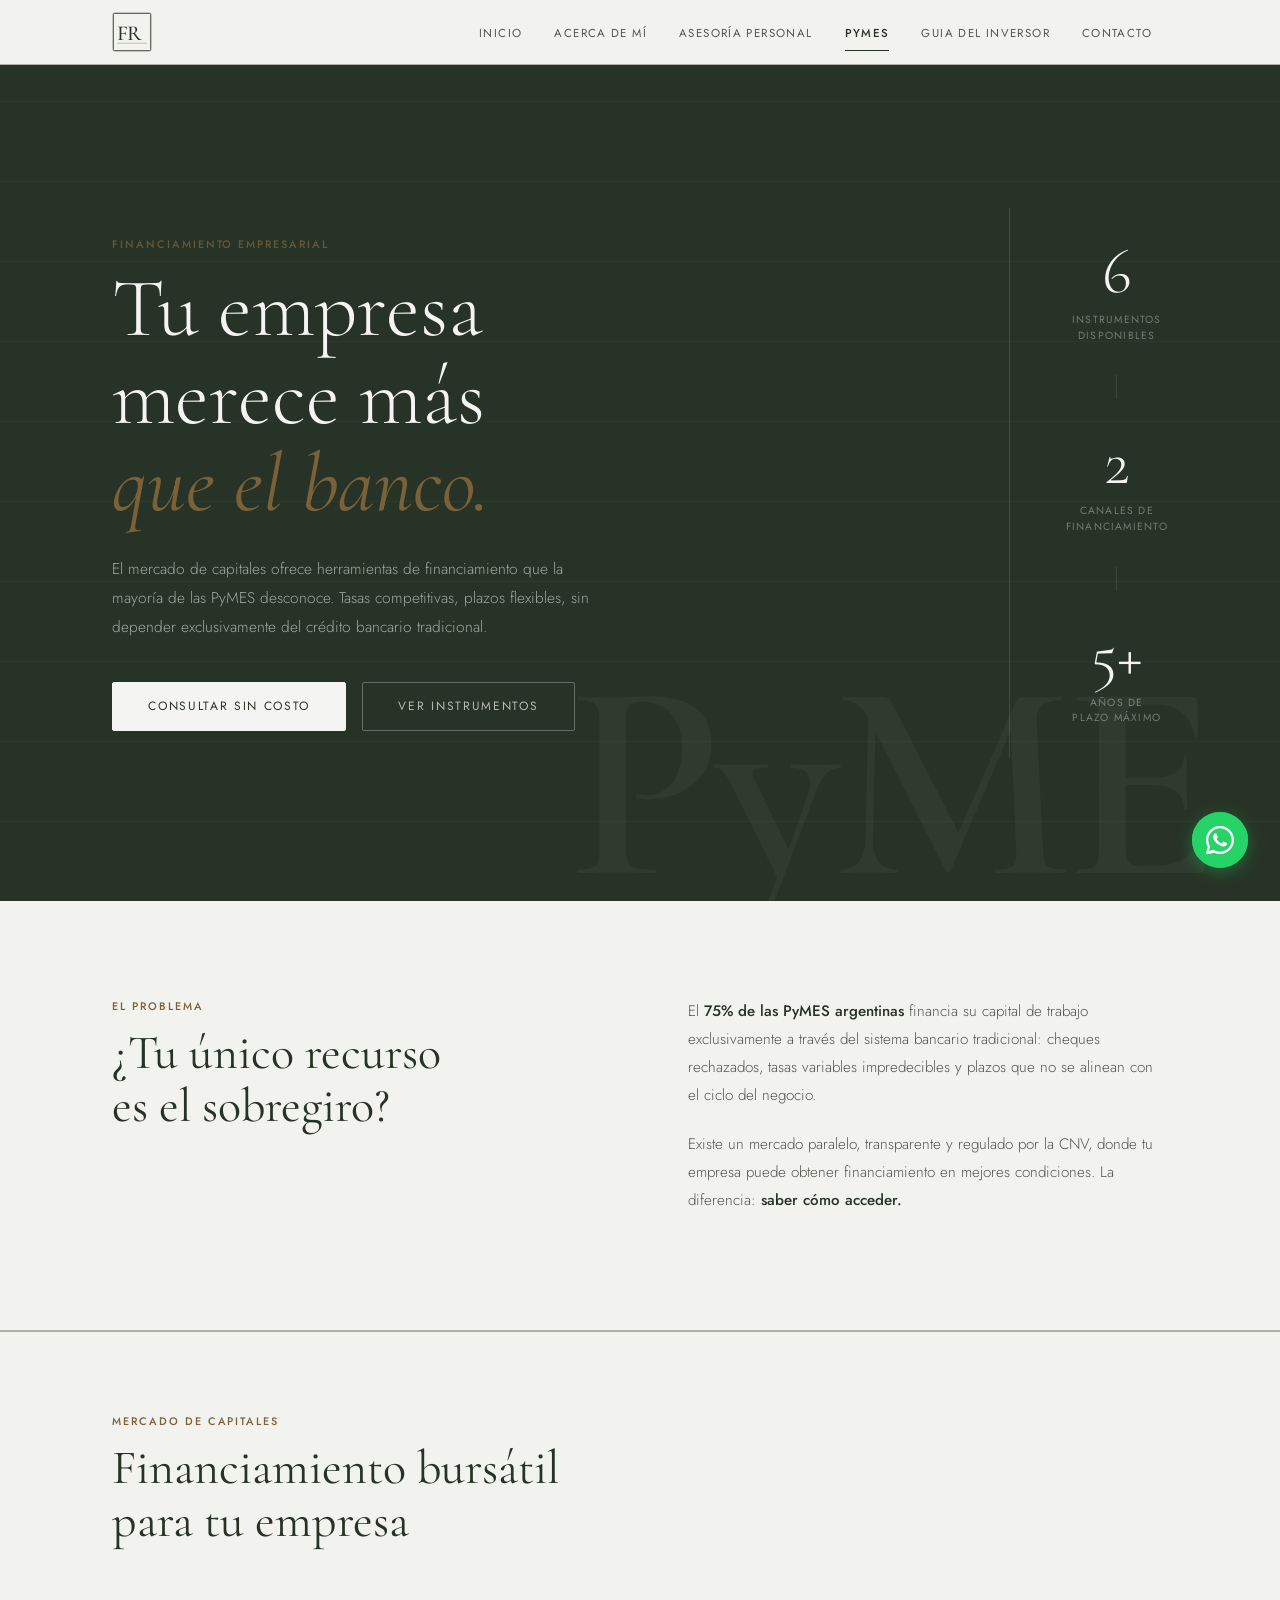
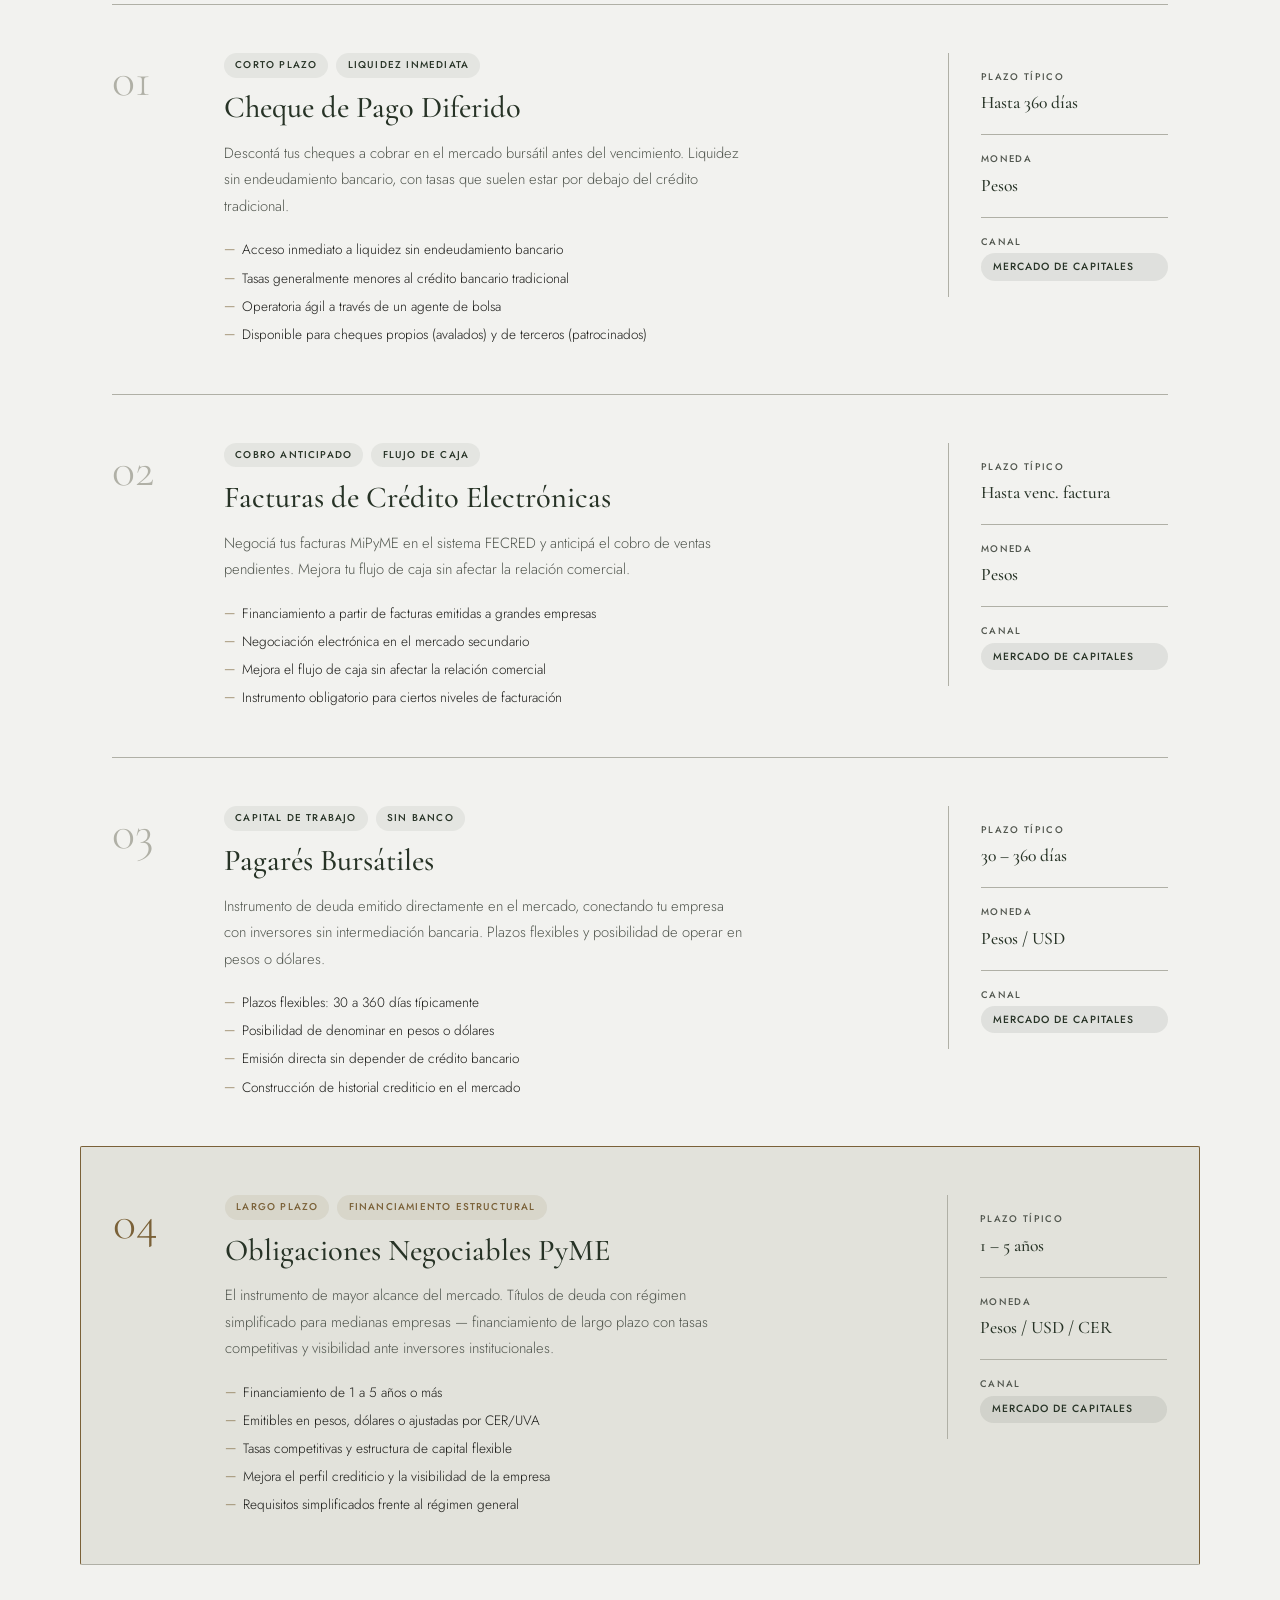
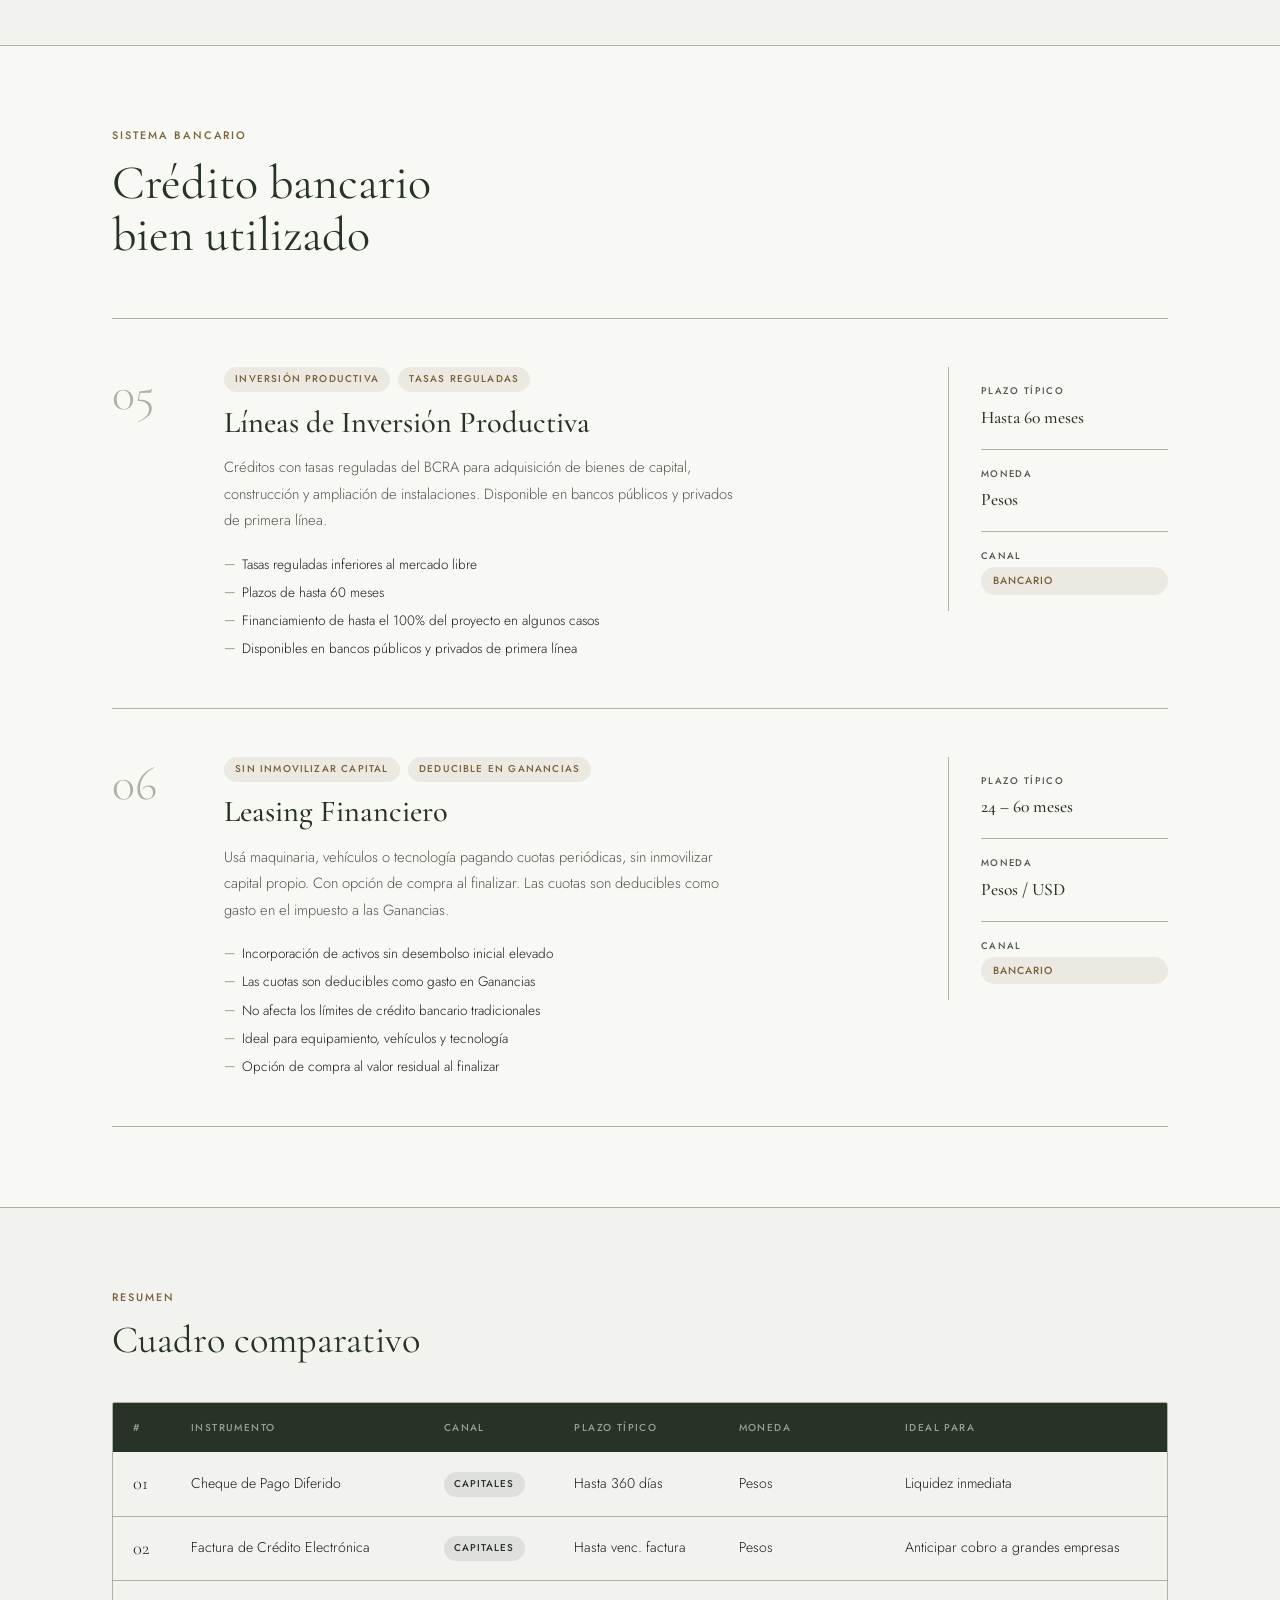
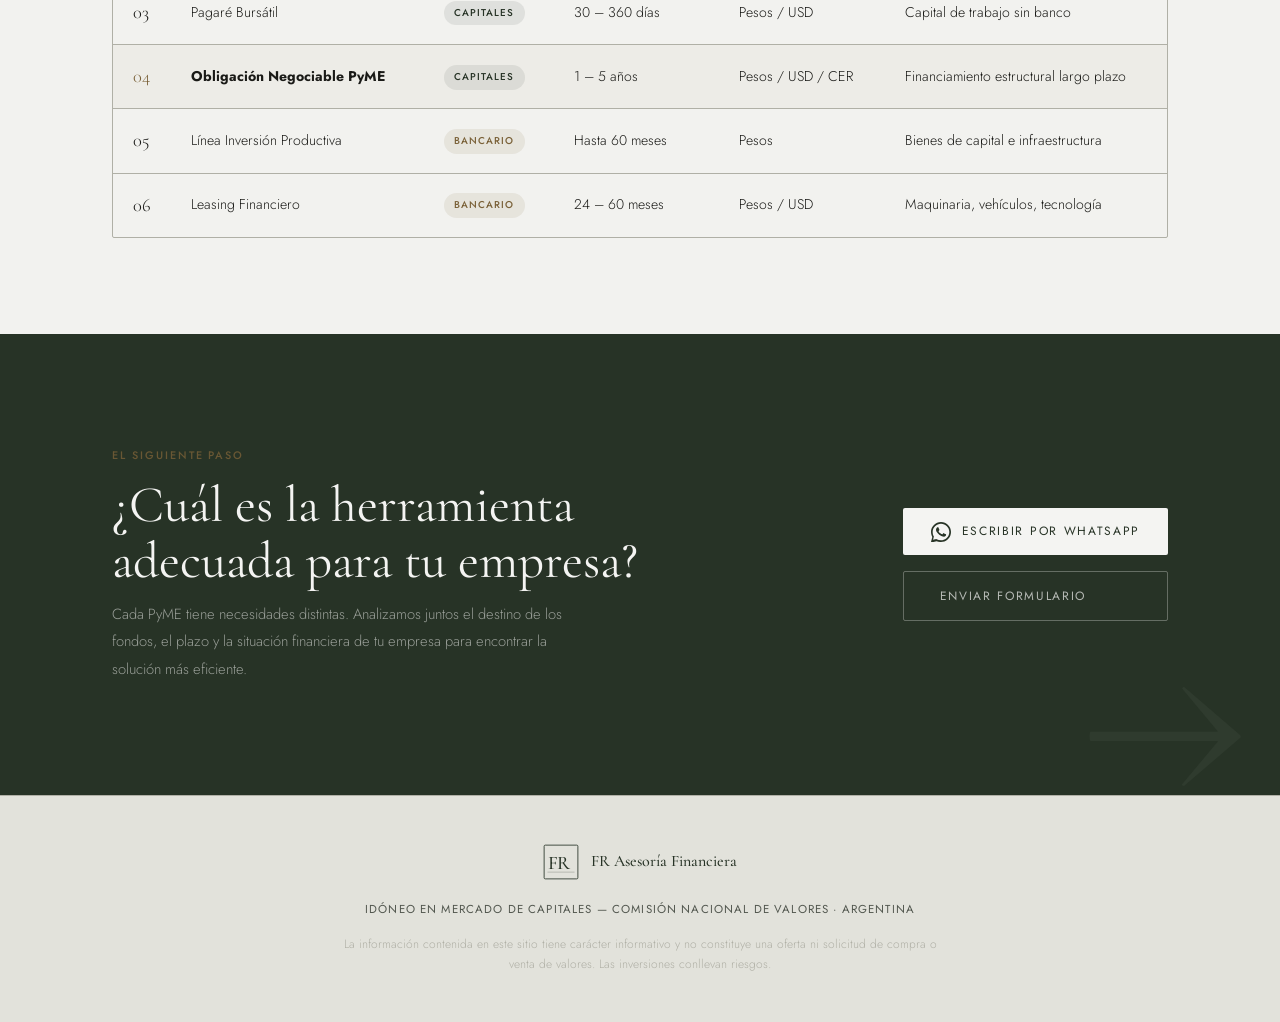
<file: pymes.html>
<!DOCTYPE html>
<html lang="es">
<head>
  <meta charset="UTF-8" />
  <meta name="viewport" content="width=device-width, initial-scale=1.0"/>
  <title>Soluciones PyMES | FR Asesoría Financiera</title>
  <link rel="stylesheet" href="css/style.css" />
  <link rel="preconnect" href="https://fonts.googleapis.com">
  <link href="https://fonts.googleapis.com/css2?family=Cormorant+Garamond:wght@300;400;500;600&family=Jost:wght@200;300;400;500&display=swap" rel="stylesheet">
</head>
<body class="page-pymes">

  <nav class="nav">
    <div class="nav-inner">
      <a href="index.html" class="nav-logo">
        <svg class="logo-svg" viewBox="0 0 64 64" xmlns="http://www.w3.org/2000/svg">
          <rect x="2" y="2" width="60" height="60" rx="2" fill="none" stroke="var(--accent)" stroke-width="1.5"/>
          <text x="8" y="44" font-family="Cormorant Garamond, serif" font-size="34" font-weight="500" fill="var(--accent)" letter-spacing="-1">FR</text>
          <line x1="8" y1="50" x2="56" y2="50" stroke="var(--accent)" stroke-width="0.8" opacity="0.5"/>
        </svg>
      </a>
      <ul class="nav-links">
        <li><a href="index.html">Inicio</a></li>
        <li><a href="about.html">Acerca de mí</a></li>
        <li><a href="personas.html">Asesoría Personal</a></li>
        <li><a href="pymes.html" class="active">PyMES</a></li>
        <li><a href="guiadelinversor.html">Guia del Inversor</a></li>
        <li><a href="contacto.html">Contacto</a></li>
      </ul>
      <button class="nav-toggle" aria-label="Menú">
        <span></span><span></span><span></span>
      </button>
    </div>
  </nav>

  <main>

    <!-- ═══════════════════════════════════════════════════════════
         HERO PYMES — pantalla completa, tipografía dramática
    ═══════════════════════════════════════════════════════════ -->
    <header class="pymes-hero">
      <div class="pymes-hero-inner">

        <!-- número decorativo de fondo -->
        <span class="pymes-hero-bg-text" aria-hidden="true">PyME</span>

        <div class="pymes-hero-content">
          <p class="section-label">Financiamiento Empresarial</p>

          <h1 class="pymes-hero-title">
            Tu empresa<br>merece más<br>
            <em>que el banco.</em>
          </h1>

          <p class="pymes-hero-sub">
            El mercado de capitales ofrece herramientas de financiamiento que la mayoría 
            de las PyMES desconoce. Tasas competitivas, plazos flexibles, sin depender 
            exclusivamente del crédito bancario tradicional.
          </p>

          <div class="pymes-hero-cta">
            <a href="contacto.html" class="btn btn-primary">Consultar sin costo</a>
            <a href="#instrumentos" class="btn btn-ghost">Ver instrumentos</a>
          </div>
        </div>

        <!-- stat strip lateral -->
        <div class="pymes-hero-stats">
          <div class="pymes-stat">
            <span class="pymes-stat-num">6</span>
            <span class="pymes-stat-label">instrumentos<br>disponibles</span>
          </div>
          <div class="pymes-stat-divider"></div>
          <div class="pymes-stat">
            <span class="pymes-stat-num">2</span>
            <span class="pymes-stat-label">canales de<br>financiamiento</span>
          </div>
          <div class="pymes-stat-divider"></div>
          <div class="pymes-stat">
            <span class="pymes-stat-num">5+</span>
            <span class="pymes-stat-label">años de<br>plazo máximo</span>
          </div>
        </div>

      </div>
    </header>

    <!-- ═══════════════════════════════════════════════════════════
         PROBLEMA / GANCHO
    ═══════════════════════════════════════════════════════════ -->
    <section class="pymes-problema">
      <div class="container">
        <div class="pymes-problema-grid">

          <div class="pymes-problema-text">
            <p class="section-label">El problema</p>
            <h2 class="pymes-problema-title">
              ¿Tu único recurso<br>es el sobregiro?
            </h2>
          </div>

          <div class="pymes-problema-body">
            <p>
              El <strong>75% de las PyMES argentinas</strong> financia su capital de trabajo 
              exclusivamente a través del sistema bancario tradicional: cheques rechazados, 
              tasas variables impredecibles y plazos que no se alinean con el ciclo del negocio.
            </p>
            <p>
              Existe un mercado paralelo, transparente y regulado por la CNV, donde tu empresa 
              puede obtener financiamiento en mejores condiciones. 
              La diferencia: <strong>saber cómo acceder.</strong>
            </p>
          </div>

        </div>
      </div>
    </section>

    <!-- ═══════════════════════════════════════════════════════════
         INSTRUMENTOS — diseño editorial numerado
    ═══════════════════════════════════════════════════════════ -->
    <section class="pymes-instrumentos" id="instrumentos">
      <div class="container">

        <div class="pymes-inst-header">
          <p class="section-label">Mercado de Capitales</p>
          <h2 class="pymes-inst-section-title">Financiamiento bursátil<br>para tu empresa</h2>
        </div>

        <!-- Instrumento 01 -->
        <article class="pymi-row">
          <div class="pymi-num" aria-hidden="true">01</div>
          <div class="pymi-body">
            <div class="pymi-tags">
              <span class="pymi-tag">Corto plazo</span>
              <span class="pymi-tag">Liquidez inmediata</span>
            </div>
            <h3 class="pymi-title">Cheque de Pago Diferido</h3>
            <p class="pymi-desc">
              Descontá tus cheques a cobrar en el mercado bursátil antes del vencimiento. 
              Liquidez sin endeudamiento bancario, con tasas que suelen estar por debajo 
              del crédito tradicional.
            </p>
            <ul class="pymi-list">
              <li>Acceso inmediato a liquidez sin endeudamiento bancario</li>
              <li>Tasas generalmente menores al crédito bancario tradicional</li>
              <li>Operatoria ágil a través de un agente de bolsa</li>
              <li>Disponible para cheques propios (avalados) y de terceros (patrocinados)</li>
            </ul>
          </div>
          <div class="pymi-aside">
            <div class="pymi-data">
              <span class="pymi-data-label">Plazo típico</span>
              <span class="pymi-data-val">Hasta 360 días</span>
            </div>
            <div class="pymi-data">
              <span class="pymi-data-label">Moneda</span>
              <span class="pymi-data-val">Pesos</span>
            </div>
            <div class="pymi-data">
              <span class="pymi-data-label">Canal</span>
              <span class="pymi-data-val pymi-canal pymi-canal--cap">Mercado de Capitales</span>
            </div>
          </div>
        </article>

        <!-- Instrumento 02 -->
        <article class="pymi-row">
          <div class="pymi-num" aria-hidden="true">02</div>
          <div class="pymi-body">
            <div class="pymi-tags">
              <span class="pymi-tag">Cobro anticipado</span>
              <span class="pymi-tag">Flujo de caja</span>
            </div>
            <h3 class="pymi-title">Facturas de Crédito Electrónicas</h3>
            <p class="pymi-desc">
              Negociá tus facturas MiPyME en el sistema FECRED y anticipá el cobro de 
              ventas pendientes. Mejora tu flujo de caja sin afectar la relación comercial.
            </p>
            <ul class="pymi-list">
              <li>Financiamiento a partir de facturas emitidas a grandes empresas</li>
              <li>Negociación electrónica en el mercado secundario</li>
              <li>Mejora el flujo de caja sin afectar la relación comercial</li>
              <li>Instrumento obligatorio para ciertos niveles de facturación</li>
            </ul>
          </div>
          <div class="pymi-aside">
            <div class="pymi-data">
              <span class="pymi-data-label">Plazo típico</span>
              <span class="pymi-data-val">Hasta venc. factura</span>
            </div>
            <div class="pymi-data">
              <span class="pymi-data-label">Moneda</span>
              <span class="pymi-data-val">Pesos</span>
            </div>
            <div class="pymi-data">
              <span class="pymi-data-label">Canal</span>
              <span class="pymi-data-val pymi-canal pymi-canal--cap">Mercado de Capitales</span>
            </div>
          </div>
        </article>

        <!-- Instrumento 03 -->
        <article class="pymi-row">
          <div class="pymi-num" aria-hidden="true">03</div>
          <div class="pymi-body">
            <div class="pymi-tags">
              <span class="pymi-tag">Capital de trabajo</span>
              <span class="pymi-tag">Sin banco</span>
            </div>
            <h3 class="pymi-title">Pagarés Bursátiles</h3>
            <p class="pymi-desc">
              Instrumento de deuda emitido directamente en el mercado, conectando tu empresa 
              con inversores sin intermediación bancaria. Plazos flexibles y posibilidad 
              de operar en pesos o dólares.
            </p>
            <ul class="pymi-list">
              <li>Plazos flexibles: 30 a 360 días típicamente</li>
              <li>Posibilidad de denominar en pesos o dólares</li>
              <li>Emisión directa sin depender de crédito bancario</li>
              <li>Construcción de historial crediticio en el mercado</li>
            </ul>
          </div>
          <div class="pymi-aside">
            <div class="pymi-data">
              <span class="pymi-data-label">Plazo típico</span>
              <span class="pymi-data-val">30 – 360 días</span>
            </div>
            <div class="pymi-data">
              <span class="pymi-data-label">Moneda</span>
              <span class="pymi-data-val">Pesos / USD</span>
            </div>
            <div class="pymi-data">
              <span class="pymi-data-label">Canal</span>
              <span class="pymi-data-val pymi-canal pymi-canal--cap">Mercado de Capitales</span>
            </div>
          </div>
        </article>

        <!-- Instrumento 04 — DESTACADO -->
        <article class="pymi-row pymi-row--featured">
          <div class="pymi-num" aria-hidden="true">04</div>
          <div class="pymi-body">
            <div class="pymi-tags">
              <span class="pymi-tag pymi-tag--gold">Largo plazo</span>
              <span class="pymi-tag pymi-tag--gold">Financiamiento estructural</span>
            </div>
            <h3 class="pymi-title">Obligaciones Negociables PyME</h3>
            <p class="pymi-desc">
              El instrumento de mayor alcance del mercado. Títulos de deuda con régimen 
              simplificado para medianas empresas — financiamiento de largo plazo con tasas 
              competitivas y visibilidad ante inversores institucionales.
            </p>
            <ul class="pymi-list">
              <li>Financiamiento de 1 a 5 años o más</li>
              <li>Emitibles en pesos, dólares o ajustadas por CER/UVA</li>
              <li>Tasas competitivas y estructura de capital flexible</li>
              <li>Mejora el perfil crediticio y la visibilidad de la empresa</li>
              <li>Requisitos simplificados frente al régimen general</li>
            </ul>
          </div>
          <div class="pymi-aside">
            <div class="pymi-data">
              <span class="pymi-data-label">Plazo típico</span>
              <span class="pymi-data-val">1 – 5 años</span>
            </div>
            <div class="pymi-data">
              <span class="pymi-data-label">Moneda</span>
              <span class="pymi-data-val">Pesos / USD / CER</span>
            </div>
            <div class="pymi-data">
              <span class="pymi-data-label">Canal</span>
              <span class="pymi-data-val pymi-canal pymi-canal--cap">Mercado de Capitales</span>
            </div>
          </div>
        </article>

      </div>
    </section>

    <!-- ═══════════════════════════════════════════════════════════
         SEPARADOR — SISTEMA BANCARIO
    ═══════════════════════════════════════════════════════════ -->
    <section class="pymes-bancario-section">
      <div class="container">

        <div class="pymes-inst-header">
          <p class="section-label">Sistema Bancario</p>
          <h2 class="pymes-inst-section-title">Crédito bancario<br>bien utilizado</h2>
        </div>

        <!-- Instrumento 05 -->
        <article class="pymi-row">
          <div class="pymi-num" aria-hidden="true">05</div>
          <div class="pymi-body">
            <div class="pymi-tags">
              <span class="pymi-tag pymi-tag--bank">Inversión productiva</span>
              <span class="pymi-tag pymi-tag--bank">Tasas reguladas</span>
            </div>
            <h3 class="pymi-title">Líneas de Inversión Productiva</h3>
            <p class="pymi-desc">
              Créditos con tasas reguladas del BCRA para adquisición de bienes de capital, 
              construcción y ampliación de instalaciones. Disponible en bancos públicos 
              y privados de primera línea.
            </p>
            <ul class="pymi-list">
              <li>Tasas reguladas inferiores al mercado libre</li>
              <li>Plazos de hasta 60 meses</li>
              <li>Financiamiento de hasta el 100% del proyecto en algunos casos</li>
              <li>Disponibles en bancos públicos y privados de primera línea</li>
            </ul>
          </div>
          <div class="pymi-aside">
            <div class="pymi-data">
              <span class="pymi-data-label">Plazo típico</span>
              <span class="pymi-data-val">Hasta 60 meses</span>
            </div>
            <div class="pymi-data">
              <span class="pymi-data-label">Moneda</span>
              <span class="pymi-data-val">Pesos</span>
            </div>
            <div class="pymi-data">
              <span class="pymi-data-label">Canal</span>
              <span class="pymi-data-val pymi-canal pymi-canal--bank">Bancario</span>
            </div>
          </div>
        </article>

        <!-- Instrumento 06 -->
        <article class="pymi-row">
          <div class="pymi-num" aria-hidden="true">06</div>
          <div class="pymi-body">
            <div class="pymi-tags">
              <span class="pymi-tag pymi-tag--bank">Sin inmovilizar capital</span>
              <span class="pymi-tag pymi-tag--bank">Deducible en Ganancias</span>
            </div>
            <h3 class="pymi-title">Leasing Financiero</h3>
            <p class="pymi-desc">
              Usá maquinaria, vehículos o tecnología pagando cuotas periódicas, sin 
              inmovilizar capital propio. Con opción de compra al finalizar. Las cuotas 
              son deducibles como gasto en el impuesto a las Ganancias.
            </p>
            <ul class="pymi-list">
              <li>Incorporación de activos sin desembolso inicial elevado</li>
              <li>Las cuotas son deducibles como gasto en Ganancias</li>
              <li>No afecta los límites de crédito bancario tradicionales</li>
              <li>Ideal para equipamiento, vehículos y tecnología</li>
              <li>Opción de compra al valor residual al finalizar</li>
            </ul>
          </div>
          <div class="pymi-aside">
            <div class="pymi-data">
              <span class="pymi-data-label">Plazo típico</span>
              <span class="pymi-data-val">24 – 60 meses</span>
            </div>
            <div class="pymi-data">
              <span class="pymi-data-label">Moneda</span>
              <span class="pymi-data-val">Pesos / USD</span>
            </div>
            <div class="pymi-data">
              <span class="pymi-data-label">Canal</span>
              <span class="pymi-data-val pymi-canal pymi-canal--bank">Bancario</span>
            </div>
          </div>
        </article>

      </div>
    </section>

    <!-- ═══════════════════════════════════════════════════════════
         TABLA COMPARATIVA
    ═══════════════════════════════════════════════════════════ -->
    <section class="pymes-comparativa">
      <div class="container">
        <p class="section-label">Resumen</p>
        <h2 class="pymes-comparativa-title">Cuadro comparativo</h2>
        <div class="pymes-table-wrap">
          <table class="pymes-compare-table">
            <thead>
              <tr>
                <th>#</th>
                <th>Instrumento</th>
                <th>Canal</th>
                <th>Plazo típico</th>
                <th>Moneda</th>
                <th>Ideal para</th>
              </tr>
            </thead>
            <tbody>
              <tr>
                <td class="td-num">01</td>
                <td>Cheque de Pago Diferido</td>
                <td><span class="pymes-tag pymes-tag--cap">Capitales</span></td>
                <td>Hasta 360 días</td>
                <td>Pesos</td>
                <td>Liquidez inmediata</td>
              </tr>
              <tr>
                <td class="td-num">02</td>
                <td>Factura de Crédito Electrónica</td>
                <td><span class="pymes-tag pymes-tag--cap">Capitales</span></td>
                <td>Hasta venc. factura</td>
                <td>Pesos</td>
                <td>Anticipar cobro a grandes empresas</td>
              </tr>
              <tr>
                <td class="td-num">03</td>
                <td>Pagaré Bursátil</td>
                <td><span class="pymes-tag pymes-tag--cap">Capitales</span></td>
                <td>30 – 360 días</td>
                <td>Pesos / USD</td>
                <td>Capital de trabajo sin banco</td>
              </tr>
              <tr class="tr-featured">
                <td class="td-num">04</td>
                <td><strong>Obligación Negociable PyME</strong></td>
                <td><span class="pymes-tag pymes-tag--cap">Capitales</span></td>
                <td>1 – 5 años</td>
                <td>Pesos / USD / CER</td>
                <td>Financiamiento estructural largo plazo</td>
              </tr>
              <tr>
                <td class="td-num">05</td>
                <td>Línea Inversión Productiva</td>
                <td><span class="pymes-tag pymes-tag--bank">Bancario</span></td>
                <td>Hasta 60 meses</td>
                <td>Pesos</td>
                <td>Bienes de capital e infraestructura</td>
              </tr>
              <tr>
                <td class="td-num">06</td>
                <td>Leasing Financiero</td>
                <td><span class="pymes-tag pymes-tag--bank">Bancario</span></td>
                <td>24 – 60 meses</td>
                <td>Pesos / USD</td>
                <td>Maquinaria, vehículos, tecnología</td>
              </tr>
            </tbody>
          </table>
        </div>
      </div>
    </section>

    <!-- ═══════════════════════════════════════════════════════════
         CTA FINAL — pantalla completa oscura
    ═══════════════════════════════════════════════════════════ -->
    <section class="pymes-cta-final">
      <div class="container">
        <div class="pymes-cta-final-inner">
          <div class="pymes-cta-final-text">
            <p class="section-label">El siguiente paso</p>
            <h2 class="pymes-cta-final-title">
              ¿Cuál es la herramienta<br>adecuada para tu empresa?
            </h2>
            <p class="pymes-cta-final-body">
              Cada PyME tiene necesidades distintas. Analizamos juntos el destino 
              de los fondos, el plazo y la situación financiera de tu empresa para 
              encontrar la solución más eficiente.
            </p>
          </div>
          <div class="pymes-cta-final-actions">
            <a href="https://wa.me/5492323579094?text=Hola%20Federico,%20solicito%20información%20sobre%20financiamiento%20PyME" 
               class="pymes-cta-btn-wa" target="_blank">
              <svg xmlns="http://www.w3.org/2000/svg" viewBox="0 0 24 24" fill="currentColor" width="20" height="20">
                <path d="M17.472 14.382c-.297-.149-1.758-.867-2.03-.967-.273-.099-.471-.148-.67.15-.197.297-.767.966-.94 1.164-.173.199-.347.223-.644.075-.297-.15-1.255-.463-2.39-1.475-.883-.788-1.48-1.761-1.653-2.059-.173-.297-.018-.458.13-.606.134-.133.298-.347.446-.52.149-.174.198-.298.298-.497.099-.198.05-.371-.025-.52-.075-.149-.669-1.612-.916-2.207-.242-.579-.487-.5-.669-.51-.173-.008-.371-.01-.57-.01-.198 0-.52.074-.792.372-.272.297-1.04 1.016-1.04 2.479 0 1.462 1.065 2.875 1.213 3.074.149.198 2.096 3.2 5.077 4.487.709.306 1.262.489 1.694.625.712.227 1.36.195 1.871.118.571-.085 1.758-.719 2.006-1.413.248-.694.248-1.289.173-1.413-.074-.124-.272-.198-.57-.347z"/>
                <path d="M12 0C5.373 0 0 5.373 0 12c0 2.136.563 4.14 1.534 5.876L.057 23.571a.75.75 0 00.921.921l5.695-1.477A11.951 11.951 0 0012 24c6.627 0 12-5.373 12-12S18.627 0 12 0zm0 22c-1.907 0-3.7-.498-5.253-1.37l-.376-.217-3.884 1.007 1.007-3.884-.217-.376A9.953 9.953 0 012 12C2 6.477 6.477 2 12 2s10 4.477 10 10-4.477 10-10 10z"/>
              </svg>
              Escribir por WhatsApp
            </a>
            <a href="contacto.html" class="btn btn-ghost pymes-cta-btn-mail">
              Enviar formulario
            </a>
          </div>
        </div>
      </div>
    </section>

  </main>

  <footer class="footer">
    <div class="container footer-inner">
      <div class="footer-logo">
        <svg viewBox="0 0 64 64" xmlns="http://www.w3.org/2000/svg" width="36" height="36">
          <rect x="2" y="2" width="60" height="60" rx="2" fill="none" stroke="var(--accent)" stroke-width="1.5"/>
          <text x="8" y="44" font-family="Cormorant Garamond, serif" font-size="34" font-weight="500" fill="var(--accent)" letter-spacing="-1">FR</text>
          <line x1="8" y1="50" x2="56" y2="50" stroke="var(--accent)" stroke-width="0.8" opacity="0.5"/>
        </svg>
        <span>FR Asesoría Financiera</span>
      </div>
      <p class="footer-legal">Idóneo en Mercado de Capitales — Comisión Nacional de Valores · Argentina</p>
      <p class="footer-disclaimer">La información contenida en este sitio tiene carácter informativo y no constituye una oferta ni solicitud de compra o venta de valores. Las inversiones conllevan riesgos.</p>
    </div>
  </footer>

  <script src="js/main.js"></script>
  <!-- WhatsApp CTA flotante -->
  <a href="https://wa.me/5492323579094?text=Hola%20Federico,%20solicito%20información%20sobre%20asesoría%20financiera" 
     class="whatsapp-float" target="_blank" aria-label="Contactar por WhatsApp">
    <svg xmlns="http://www.w3.org/2000/svg" viewBox="0 0 24 24" fill="white" width="28" height="28">
      <path d="M17.472 14.382c-.297-.149-1.758-.867-2.03-.967-.273-.099-.471-.148-.67.15-.197.297-.767.966-.94 1.164-.173.199-.347.223-.644.075-.297-.15-1.255-.463-2.39-1.475-.883-.788-1.48-1.761-1.653-2.059-.173-.297-.018-.458.13-.606.134-.133.298-.347.446-.52.149-.174.198-.298.298-.497.099-.198.05-.371-.025-.52-.075-.149-.669-1.612-.916-2.207-.242-.579-.487-.5-.669-.51-.173-.008-.371-.01-.57-.01-.198 0-.52.074-.792.372-.272.297-1.04 1.016-1.04 2.479 0 1.462 1.065 2.875 1.213 3.074.149.198 2.096 3.2 5.077 4.487.709.306 1.262.489 1.694.625.712.227 1.36.195 1.871.118.571-.085 1.758-.719 2.006-1.413.248-.694.248-1.289.173-1.413-.074-.124-.272-.198-.57-.347z"/>
      <path d="M12 0C5.373 0 0 5.373 0 12c0 2.136.563 4.14 1.534 5.876L.057 23.571a.75.75 0 00.921.921l5.695-1.477A11.951 11.951 0 0012 24c6.627 0 12-5.373 12-12S18.627 0 12 0zm0 22c-1.907 0-3.7-.498-5.253-1.37l-.376-.217-3.884 1.007 1.007-3.884-.217-.376A9.953 9.953 0 012 12C2 6.477 6.477 2 12 2s10 4.477 10 10-4.477 10-10 10z"/>
    </svg>
  </a>

</body>
</html>
</file>
<file: css/style.css>
/* ============================================================
   FR ASESORÍA FINANCIERA — style.css
   Elegante · Minimalista · Profesional
   Fuentes: Cormorant Garamond (display) + Jost (body)
   ============================================================ */

/* ─── RESET & BASE ─────────────────────────────────────────── */
*, *::before, *::after {
  box-sizing: border-box;
  margin: 0;
  padding: 0;
}

:root {
  --bg:          #f2f2ef;
  --surface:     #e2e2db;
  --surface-alt: #f8f8f5;
  --text:        #1a1a17;
  --muted:       #52574f;
  --accent:      #273326;
  --secondary:   #7a6138;
  --border:      #b0b0a6;
  --jost:        'Jost', sans-serif;
  --cormorant:   'Cormorant Garamond', serif;

  --container:   1120px;
  --radius:      2px;
  --transition:  0.3s ease;
}

html {
  scroll-behavior: smooth;
}

body {
  font-family: var(--jost);
  font-weight: 300;
  font-size: 16px;
  line-height: 1.7;
  color: var(--text);
  background-color: var(--bg);
  -webkit-font-smoothing: antialiased;
}

img { display: block; max-width: 100%; }
a   { color: inherit; text-decoration: none; }
ul  { list-style: none; }
button { font-family: var(--jost); cursor: pointer; border: none; background: none; }


/* ─── TIPOGRAFÍA GLOBAL ────────────────────────────────────── */
h1, h2, h3, h4 {
  font-family: var(--cormorant);
  font-weight: 500;
  line-height: 1.15;
  color: var(--accent);
}

p { color: var(--text); }

.section-label {
  font-family: var(--jost);
  font-size: 0.68rem;
  font-weight: 500;
  letter-spacing: 0.18em;
  text-transform: uppercase;
  color: var(--secondary);
  margin-bottom: 0.75rem;
}

.page-title {
  font-family: var(--cormorant);
  font-size: clamp(2.8rem, 6vw, 4.5rem);
  font-weight: 400;
  line-height: 1.05;
  color: var(--accent);
  margin-bottom: 1.25rem;
}

.page-subtitle {
  font-size: 1rem;
  font-weight: 300;
  color: var(--muted);
  max-width: 560px;
  line-height: 1.75;
}


/* ─── CONTAINER ─────────────────────────────────────────────── */
.container {
  width: 100%;
  max-width: var(--container);
  margin: 0 auto;
  padding: 0 2rem;
}


/* ─── BOTONES ───────────────────────────────────────────────── */
.btn {
  display: inline-block;
  font-family: var(--jost);
  font-size: 0.75rem;
  font-weight: 400;
  letter-spacing: 0.14em;
  text-transform: uppercase;
  padding: 0.85rem 2.2rem;
  border-radius: var(--radius);
  transition: background var(--transition), color var(--transition), border-color var(--transition);
  cursor: pointer;
}

.btn-primary {
  background: var(--accent);
  color: var(--bg);
  border: 1.5px solid var(--accent);
}
.btn-primary:hover {
  background: transparent;
  color: var(--accent);
  border-color: var(--accent);
}

.btn-ghost {
  background: transparent;
  color: var(--accent);
  border: 1.5px solid var(--accent);
}
.btn-ghost:hover {
  background: var(--accent);
  color: var(--bg);
}


/* ─── NAV ───────────────────────────────────────────────────── */
.nav {
  position: sticky;
  top: 0;
  z-index: 100;
  background: var(--bg);
  border-bottom: 1px solid var(--border);
}

.nav-inner {
  max-width: var(--container);
  margin: 0 auto;
  padding: 0 2rem;
  height: 64px;
  display: flex;
  align-items: center;
  justify-content: space-between;
  gap: 2rem;
}

.nav-logo {
  flex-shrink: 0;
  display: flex;
  align-items: center;
}

.logo-svg {
  width: 40px;
  height: 40px;
}

.nav-links {
  display: flex;
  align-items: center;
  gap: 0;
}

.nav-links li a {
  font-size: 0.72rem;
  font-weight: 400;
  letter-spacing: 0.12em;
  text-transform: uppercase;
  color: var(--muted);
  padding: 0.5rem 1rem;
  transition: color var(--transition);
  position: relative;
}

.nav-links li a::after {
  content: '';
  position: absolute;
  bottom: -2px;
  left: 1rem;
  right: 1rem;
  height: 1.5px;
  background: var(--accent);
  transform: scaleX(0);
  transition: transform var(--transition);
  transform-origin: left;
}

.nav-links li a:hover,
.nav-links li a.active {
  color: var(--accent);
  font-weight: 500;
}

.nav-links li a:hover::after,
.nav-links li a.active::after {
  transform: scaleX(1);
}

/* Hamburguesa */
.nav-toggle {
  display: none;
  flex-direction: column;
  gap: 5px;
  padding: 4px;
  background: none;
  border: none;
  cursor: pointer;
}
.nav-toggle span {
  display: block;
  width: 22px;
  height: 1.5px;
  background: var(--accent);
  transition: transform var(--transition), opacity var(--transition);
}


/* ─── HERO (index) ──────────────────────────────────────────── */
.hero {
  min-height: 0;
  display: flex;
  align-items: center;
  padding: 3rem 2rem 2.5rem;
  max-width: var(--container);
  margin: 0 auto;
}

.hero-grid {
  display: grid;
  grid-template-columns: 1fr 360px;
  grid-template-rows: auto auto;
  grid-template-areas:
    "text  image"
    "cta   image";
  gap: 1.25rem 3.5rem;
  align-items: center;
  width: 100%;
}

.hero-text      { grid-area: text; }
.hero-image-container { grid-area: image; }
.hero-cta       { grid-area: cta; display: flex; gap: 1rem; align-items: center; flex-wrap: wrap; }

.hero-eyebrow {
  font-family: var(--jost);
  font-size: 0.7rem;
  font-weight: 400;
  letter-spacing: 0.2em;
  text-transform: uppercase;
  color: var(--secondary);
  margin-bottom: 1.25rem;
}

.hero-name {
  font-family: var(--cormorant);
  font-size: clamp(3rem, 7vw, 5.5rem);
  font-weight: 300;
  line-height: 0.95;
  color: var(--accent);
  margin-bottom: 0.75rem;
}
.hero-name span {
  font-weight: 500;
}

.hero-credential {
  font-family: var(--jost);
  font-size: 0.72rem;
  font-weight: 400;
  letter-spacing: 0.15em;
  text-transform: uppercase;
  color: var(--muted);
  margin-bottom: 1rem;
}

.hero-divider {
  width: 48px;
  height: 1px;
  background: var(--secondary);
  margin-bottom: 0;
}

.hero-image-frame {
  aspect-ratio: 4/5;
  overflow: hidden;
  border-radius: var(--radius);
  background: var(--surface);
  position: relative;
}
.hero-img {
  width: 100%;
  height: 100%;
  object-fit: cover;
  filter: grayscale(20%);
  transition: filter 0.6s ease;
}
.hero-image-frame:hover .hero-img {
  filter: grayscale(0%);
}

.hero-tagline {
  font-family: var(--cormorant);
  font-size: 1.2rem;
  font-weight: 300;
  font-style: italic;
  color: var(--muted);
  margin-top: 0.5rem;
  margin-bottom: 1rem;
  line-height: 1.4;
}


/* ─── SERVICES PREVIEW ──────────────────────────────────────── */
.services-preview {
  padding: 6rem 0;
  border-top: 1px solid var(--border);
}

/* Intro texto de servicios */
.services-intro-title {
  font-family: var(--cormorant);
  font-size: clamp(1.9rem, 3.5vw, 2.6rem);
  font-weight: 400;
  color: var(--accent);
  margin-bottom: 1rem;
  max-width: 640px;
}

.services-intro-body {
  font-size: 0.95rem;
  color: var(--muted);
  max-width: 680px;
  line-height: 1.85;
  margin-bottom: 3.5rem;
}

.services-intro-body strong {
  color: var(--text);
  font-weight: 500;
}

/* Bloques de servicios separados */
.services-block {
  margin-bottom: 2.5rem;
}

.services-block--pymes {
  margin-top: 3rem;
}

.services-block-label {
  display: flex;
  align-items: center;
  gap: 1.25rem;
  margin-bottom: 1rem;
}

.services-block-tag {
  font-family: var(--jost);
  font-size: 0.68rem;
  font-weight: 500;
  letter-spacing: 0.18em;
  text-transform: uppercase;
  color: var(--secondary);
  white-space: nowrap;
}

.services-block-tag--pymes {
  color: var(--accent);
  opacity: 0.75;
}

.services-block-line {
  flex: 1;
  height: 1px;
  background: var(--border);
}

/* Grillas */
.services-grid {
  display: grid;
  grid-template-columns: repeat(3, 1fr);
  gap: 1px;
  border: 1px solid var(--border);
}

.services-grid--pymes {
  background: var(--surface);
  border-color: var(--border);
}

.service-card {
  display: flex;
  flex-direction: column;
  gap: 0.75rem;
  padding: 2.5rem 2rem;
  background: var(--surface-alt);
  transition: background var(--transition);
  border-right: 1px solid var(--border);
}
.service-card:last-child { border-right: none; }
.service-card:hover { background: var(--surface); }

/* Cards de PyMES con fondo levemente diferenciado */
.service-card--pymes {
  background: #f0f0ec;
}
.service-card--pymes:hover {
  background: var(--surface);
}

/* Cards de info sin link de ancla directa */
.service-card--info {
  cursor: default;
}

.service-icon {
  width: 36px;
  height: 36px;
  margin-bottom: 0.5rem;
}

.service-card h3 {
  font-family: var(--cormorant);
  font-size: 1.4rem;
  font-weight: 500;
  color: var(--accent);
}

.service-card p {
  font-size: 0.88rem;
  color: var(--muted);
  flex: 1;
}

.card-link {
  font-size: 0.72rem;
  font-weight: 400;
  letter-spacing: 0.1em;
  text-transform: uppercase;
  color: var(--secondary);
  margin-top: auto;
}

.pymes-cta-link a {
  color: var(--secondary);
  text-decoration: none;
  font-size: 0.72rem;
  font-weight: 400;
  letter-spacing: 0.1em;
  text-transform: uppercase;
  transition: color var(--transition);
}
.pymes-cta-link a:hover {
  color: var(--accent);
}


/* ─── PAGE HEADER (interior pages) ─────────────────────────── */
.page-header,
.pymes-header {
  padding: 5rem 0 4rem;
  border-bottom: 1px solid var(--border);
  background: var(--surface-alt);
}


/* ─── ABOUT ─────────────────────────────────────────────────── */
.about-bio {
  padding: 5rem 0;
}

.about-grid {
  display: grid;
  grid-template-columns: 320px 1fr;
  gap: 5rem;
  align-items: start;
}

.about-photo-frame {
  aspect-ratio: 3/4;
  overflow: hidden;
  border-radius: var(--radius);
  background: var(--surface);
  margin-bottom: 1.5rem;
}
.about-photo {
  width: 100%;
  height: 100%;
  object-fit: cover;
  filter: grayscale(15%);
  transition: filter 0.5s ease;
}
.about-photo-frame:hover .about-photo { filter: grayscale(0%); }

.about-credential-box {
  display: flex;
  align-items: center;
  gap: 1rem;
  padding: 1.25rem 1.5rem;
  border: 1px solid var(--border);
  border-radius: var(--radius);
  background: var(--surface-alt);
}

.cred-name {
  font-family: var(--cormorant);
  font-size: 1.1rem;
  font-weight: 500;
  color: var(--accent);
  margin-bottom: 0.1rem;
}
.cred-title {
  font-size: 0.7rem;
  letter-spacing: 0.1em;
  text-transform: uppercase;
  color: var(--muted);
}

.about-subtitle {
  font-size: 1.5rem;
  font-weight: 500;
  margin: 1.5rem 0 1rem;
  color: var(--accent);
}

.about-text-col p {
  font-size: 0.95rem;
  color: var(--muted);
  margin-bottom: 1rem;
  line-height: 1.8;
}

.about-divider {
  width: 48px;
  height: 1px;
  background: var(--secondary);
  margin: 2.5rem 0;
}

/* Formation list */
.formation-list {
  display: flex;
  flex-direction: column;
  gap: 0;
  border-left: 1px solid var(--border);
  padding-left: 0;
  margin-top: 1rem;
}

.formation-item {
  display: grid;
  grid-template-columns: 72px 1fr;
  gap: 1.25rem;
  padding: 1.25rem 0 1.25rem 1.75rem;
  border-bottom: 1px solid var(--border);
  position: relative;
}

.formation-item::before {
  content: '';
  position: absolute;
  left: -4px;
  top: 1.6rem;
  width: 7px;
  height: 7px;
  border-radius: 50%;
  background: var(--secondary);
}

.formation-year {
  font-family: var(--cormorant);
  font-size: 1rem;
  font-weight: 500;
  color: var(--secondary);
  padding-top: 0.1rem;
}

.formation-title {
  font-size: 0.9rem;
  font-weight: 400;
  color: var(--text);
  margin-bottom: 0.3rem;
}
.formation-title strong { font-weight: 500; color: var(--accent); }

.formation-desc {
  font-size: 0.82rem;
  color: var(--muted);
  line-height: 1.6;
}

/* Values */
.values {
  padding: 5rem 0;
  background: var(--surface);
  border-top: 1px solid var(--border);
}

.values-grid {
  display: grid;
  grid-template-columns: repeat(3, 1fr);
  gap: 2.5rem;
  margin-top: 2rem;
}

.value-item h4 {
  font-family: var(--cormorant);
  font-size: 1.25rem;
  font-weight: 500;
  color: var(--accent);
  margin-bottom: 0.6rem;
}
.value-item p {
  font-size: 0.88rem;
  color: var(--muted);
  line-height: 1.75;
}


/* ─── PERSONAS / TEST ────────────────────────────────────────── */
.portfolios-simple {
  padding: 5rem 0;
  border-bottom: 1px solid var(--border);
}

.grid-carteras {
  display: grid;
  grid-template-columns: repeat(3, 1fr);
  gap: 1.5rem;
  margin-top: 2rem;
}

.card {
  padding: 2.25rem 2rem;
  border: 1px solid var(--border);
  border-radius: var(--radius);
  background: var(--surface-alt);
  transition: border-color var(--transition), box-shadow var(--transition);
}
.card:hover,
.card.active {
  border-color: var(--accent);
  box-shadow: 0 4px 24px rgba(62,74,61,0.08);
}
.card.active {
  background: var(--surface);
}

.card h3 {
  font-family: var(--cormorant);
  font-size: 1.5rem;
  font-weight: 500;
  color: var(--accent);
  margin-bottom: 0.75rem;
}
.card p {
  font-size: 0.82rem;
  color: var(--muted);
  margin-bottom: 1rem;
  text-transform: uppercase;
  letter-spacing: 0.06em;
}
.card ul {
  display: flex;
  flex-direction: column;
  gap: 0.4rem;
}
.card ul li {
  font-size: 0.88rem;
  color: var(--text);
  padding-left: 1rem;
  position: relative;
}
.card ul li::before {
  content: '—';
  position: absolute;
  left: 0;
  color: var(--secondary);
  font-size: 0.8rem;
}

/* Quiz */
#test-perfil {
  padding: 5rem 0;
}

#quiz-box {
  max-width: 680px;
  margin: 2rem auto 0;
  padding: 3rem;
  border: 1px solid var(--border);
  border-radius: var(--radius);
  background: var(--surface-alt);
}

#pregunta-texto {
  font-family: var(--cormorant);
  font-size: 1.5rem;
  font-weight: 500;
  color: var(--accent);
  margin-bottom: 2rem;
  line-height: 1.3;
}

#opciones-container {
  display: flex;
  flex-direction: column;
  gap: 0.75rem;
  margin-bottom: 1.5rem;
}

#opciones-container button {
  text-align: left;
  padding: 1rem 1.25rem;
  border: 1px solid var(--border);
  border-radius: var(--radius);
  background: var(--bg);
  font-family: var(--jost);
  font-size: 0.9rem;
  color: var(--text);
  transition: border-color var(--transition), background var(--transition);
  cursor: pointer;
}
#opciones-container button:hover {
  border-color: var(--accent);
  background: var(--surface);
}

#contador {
  font-size: 0.72rem;
  letter-spacing: 0.12em;
  text-transform: uppercase;
  color: var(--muted);
}

#resultado-box {
  max-width: 680px;
  margin: 2rem auto 0;
  padding: 3rem;
  border: 1px solid var(--accent);
  border-radius: var(--radius);
  background: var(--surface-alt);
  text-align: center;
}

#resultado-box h3 {
  font-family: var(--cormorant);
  font-size: 1.75rem;
  margin-bottom: 1rem;
}

#perfil-nombre { color: var(--secondary); }

#resultado-box p {
  font-size: 0.95rem;
  color: var(--muted);
  max-width: 440px;
  margin: 0 auto 2rem;
}


/* ─── ACTIVOS POR PERFIL (personas.html) ─────────────────────── */
.activos-section {
  padding: 6rem 0;
  border-top: 1px solid var(--border);
}

.activos-title {
  font-family: var(--cormorant);
  font-size: clamp(1.8rem, 4vw, 2.8rem);
  font-weight: 400;
  color: var(--accent);
  margin-bottom: 0.75rem;
}

.activos-subtitle {
  font-size: 0.88rem;
  color: var(--muted);
  max-width: 600px;
  line-height: 1.75;
  margin-bottom: 3rem;
}

.activos-grid {
  display: grid;
  grid-template-columns: repeat(3, 1fr);
  gap: 1.5rem;
  align-items: start;
}

.activos-card {
  border: 1px solid var(--border);
  border-radius: var(--radius);
  background: var(--surface-alt);
  overflow: hidden;
}

.activos-card--featured {
  border-color: var(--secondary);
  background: var(--surface);
}

.activos-card-header {
  padding: 1.25rem 1.5rem 1rem;
  border-bottom: 1px solid var(--border);
  display: flex;
  flex-direction: column;
  gap: 0.3rem;
}

.activos-perfil-tag {
  font-size: 0.65rem;
  font-weight: 500;
  letter-spacing: 0.14em;
  text-transform: uppercase;
  color: var(--accent);
  background: rgba(62, 74, 61, 0.08);
  padding: 0.3rem 0.75rem;
  border-radius: 20px;
  align-self: flex-start;
}

.activos-perfil-tag--mod {
  color: var(--secondary);
  background: rgba(140, 120, 81, 0.1);
}

.activos-perfil-tag--agr {
  color: #7a3e2e;
  background: rgba(122, 62, 46, 0.08);
}

.activos-objetivo {
  font-size: 0.72rem;
  color: var(--muted);
  letter-spacing: 0.05em;
}

.activos-list {
  display: flex;
  flex-direction: column;
}

.activo-item {
  padding: 1.1rem 1.5rem;
  border-bottom: 1px solid var(--border);
  display: flex;
  flex-direction: column;
  gap: 0.4rem;
  transition: background var(--transition);
}

.activo-item:last-child { border-bottom: none; }
.activo-item:hover { background: var(--surface); }

.activo-info {
  display: flex;
  align-items: baseline;
  gap: 0.6rem;
  flex-wrap: wrap;
}

.activo-ticker {
  font-family: var(--cormorant);
  font-size: 1.1rem;
  font-weight: 600;
  color: var(--accent);
  letter-spacing: 0.02em;
}

.activo-nombre {
  font-size: 0.78rem;
  color: var(--muted);
}

.activo-meta {
  display: flex;
  align-items: center;
  gap: 0.6rem;
}

.activo-tir {
  font-family: var(--cormorant);
  font-size: 1rem;
  font-weight: 500;
  color: var(--accent);
}

.activo-moneda {
  font-size: 0.62rem;
  font-weight: 500;
  letter-spacing: 0.12em;
  text-transform: uppercase;
  color: var(--bg);
  background: var(--secondary);
  padding: 0.2rem 0.55rem;
  border-radius: 20px;
}

.activo-desc {
  font-size: 0.78rem;
  color: var(--muted);
  line-height: 1.65;
}

.activos-disclaimer {
  margin-top: 2rem;
  font-size: 0.72rem;
  color: var(--muted);
  line-height: 1.7;
  padding: 1.25rem 1.5rem;
  border: 1px solid var(--border);
  border-radius: var(--radius);
  background: var(--surface-alt);
  border-left: 3px solid var(--secondary);
}


/* ─── PYMES — REDISEÑO ───────────────────────────────────────── */

/* HERO PYMES */
.pymes-hero {
  background: var(--accent);
  min-height: calc(100vh - 64px);
  display: flex;
  align-items: center;
  position: relative;
  overflow: hidden;
}

/* Líneas horizontales sutiles de fondo */
.pymes-hero::before {
  content: '';
  position: absolute;
  inset: 0;
  background-image:
    repeating-linear-gradient(
      0deg,
      transparent,
      transparent 79px,
      rgba(255,255,255,0.03) 79px,
      rgba(255,255,255,0.03) 80px
    );
  pointer-events: none;
}

.pymes-hero-bg-text {
  position: absolute;
  right: -0.05em;
  bottom: -0.25em;
  font-family: var(--cormorant);
  font-size: clamp(14rem, 22vw, 22rem);
  font-weight: 600;
  color: rgba(255,255,255,0.04);
  line-height: 1;
  pointer-events: none;
  user-select: none;
  letter-spacing: -0.02em;
}

.pymes-hero-inner {
  max-width: var(--container);
  margin: 0 auto;
  padding: 6rem 2rem;
  width: 100%;
  display: grid;
  grid-template-columns: 1fr auto;
  gap: 4rem;
  align-items: center;
  position: relative;
  z-index: 1;
}

.pymes-hero-content .section-label {
  color: var(--secondary);
  opacity: 0.8;
}

.pymes-hero-title {
  font-family: var(--cormorant);
  font-size: clamp(3rem, 6.5vw, 5.5rem);
  font-weight: 300;
  line-height: 1.05;
  color: #f4f4f2;
  margin-bottom: 1.75rem;
  margin-top: 0.5rem;
}

.pymes-hero-title em {
  font-style: italic;
  font-weight: 400;
  color: var(--secondary);
}

.pymes-hero-sub {
  font-size: 0.97rem;
  color: rgba(244,244,242,0.60);
  line-height: 1.85;
  max-width: 500px;
  margin-bottom: 2.5rem;
}

.pymes-hero-cta {
  display: flex;
  gap: 1rem;
  flex-wrap: wrap;
}

.pymes-hero-cta .btn-primary {
  background: #f4f4f2;
  color: var(--accent);
  border-color: #f4f4f2;
}
.pymes-hero-cta .btn-primary:hover {
  background: transparent;
  color: #f4f4f2;
  border-color: rgba(244,244,242,0.5);
}
.pymes-hero-cta .btn-ghost {
  color: rgba(244,244,242,0.7);
  border-color: rgba(244,244,242,0.3);
}
.pymes-hero-cta .btn-ghost:hover {
  background: rgba(244,244,242,0.08);
  color: #f4f4f2;
  border-color: rgba(244,244,242,0.5);
}

/* Stats verticales */
.pymes-hero-stats {
  display: flex;
  flex-direction: column;
  align-items: center;
  gap: 0;
  border-left: 1px solid rgba(255,255,255,0.12);
  padding-left: 3.5rem;
}

.pymes-stat {
  display: flex;
  flex-direction: column;
  align-items: center;
  text-align: center;
  padding: 2rem 0;
}

.pymes-stat-num {
  font-family: var(--cormorant);
  font-size: clamp(3rem, 5vw, 4.5rem);
  font-weight: 300;
  color: #f4f4f2;
  line-height: 1;
  margin-bottom: 0.5rem;
}

.pymes-stat-label {
  font-family: var(--jost);
  font-size: 0.65rem;
  font-weight: 400;
  letter-spacing: 0.12em;
  text-transform: uppercase;
  color: rgba(244,244,242,0.38);
  line-height: 1.5;
}

.pymes-stat-divider {
  width: 1px;
  height: 24px;
  background: rgba(255,255,255,0.1);
}

/* SECCIÓN PROBLEMA */
.pymes-problema {
  padding: 6rem 0;
  border-bottom: 1px solid var(--border);
}

.pymes-problema-grid {
  display: grid;
  grid-template-columns: 1fr 1fr;
  gap: 6rem;
  align-items: start;
}

.pymes-problema-title {
  font-family: var(--cormorant);
  font-size: clamp(2rem, 4vw, 3rem);
  font-weight: 400;
  color: var(--accent);
  line-height: 1.1;
  margin-top: 0.5rem;
}

.pymes-problema-body p {
  font-size: 0.95rem;
  color: var(--muted);
  line-height: 1.85;
  margin-bottom: 1.25rem;
}

.pymes-problema-body p strong {
  color: var(--accent);
  font-weight: 500;
}

/* INSTRUMENTOS — filas editoriales */
.pymes-instrumentos,
.pymes-bancario-section {
  padding: 5rem 0;
  border-top: 1px solid var(--border);
}

.pymes-bancario-section {
  background: var(--surface-alt);
}

.pymes-inst-header {
  margin-bottom: 3.5rem;
}

.pymes-inst-section-title {
  font-family: var(--cormorant);
  font-size: clamp(2rem, 4vw, 3rem);
  font-weight: 400;
  color: var(--accent);
  line-height: 1.1;
  margin-top: 0.5rem;
}

/* Fila de instrumento */
.pymi-row {
  display: grid;
  grid-template-columns: 64px 1fr 220px;
  gap: 0 3rem;
  padding: 3rem 0;
  border-top: 1px solid var(--border);
  align-items: start;
  position: relative;
  transition: background var(--transition);
}

.pymi-row:last-of-type {
  border-bottom: 1px solid var(--border);
}

.pymi-row--featured {
  background: var(--surface);
  padding: 3rem 2rem;
  border: 1px solid var(--secondary);
  border-radius: var(--radius);
  margin: 0 -2rem;
  padding-left: 2rem;
  padding-right: 2rem;
}
.pymi-row--featured .pymi-num {
  color: var(--secondary);
}

.pymi-num {
  font-family: var(--cormorant);
  font-size: 3rem;
  font-weight: 300;
  color: var(--border);
  line-height: 1;
  padding-top: 0.2rem;
  user-select: none;
  transition: color var(--transition);
}

.pymi-row:hover .pymi-num {
  color: var(--secondary);
}

.pymi-tags {
  display: flex;
  gap: 0.5rem;
  flex-wrap: wrap;
  margin-bottom: 0.85rem;
}

.pymi-tag {
  font-family: var(--jost);
  font-size: 0.62rem;
  font-weight: 500;
  letter-spacing: 0.12em;
  text-transform: uppercase;
  padding: 0.25rem 0.7rem;
  border-radius: 20px;
  background: rgba(62,74,61,0.08);
  color: var(--accent);
}

.pymi-tag--gold {
  background: rgba(140,120,81,0.12);
  color: var(--secondary);
}

.pymi-tag--bank {
  background: rgba(140,120,81,0.12);
  color: var(--secondary);
}

.pymi-title {
  font-family: var(--cormorant);
  font-size: clamp(1.4rem, 2.5vw, 1.9rem);
  font-weight: 500;
  color: var(--accent);
  line-height: 1.15;
  margin-bottom: 0.85rem;
}

.pymi-desc {
  font-size: 0.92rem;
  color: var(--muted);
  line-height: 1.8;
  margin-bottom: 1.25rem;
  max-width: 520px;
}

.pymi-list {
  display: flex;
  flex-direction: column;
  gap: 0.4rem;
}

.pymi-list li {
  font-size: 0.85rem;
  color: var(--text);
  padding-left: 1.1rem;
  position: relative;
  line-height: 1.6;
}

.pymi-list li::before {
  content: '—';
  position: absolute;
  left: 0;
  color: var(--secondary);
  font-size: 0.8rem;
}

/* Aside de datos */
.pymi-aside {
  display: flex;
  flex-direction: column;
  gap: 0;
  border-left: 1px solid var(--border);
  padding-left: 2rem;
}

.pymi-data {
  display: flex;
  flex-direction: column;
  gap: 0.2rem;
  padding: 1rem 0;
  border-bottom: 1px solid var(--border);
}
.pymi-data:last-child { border-bottom: none; }

.pymi-data-label {
  font-family: var(--jost);
  font-size: 0.6rem;
  font-weight: 500;
  letter-spacing: 0.14em;
  text-transform: uppercase;
  color: var(--muted);
}

.pymi-data-val {
  font-family: var(--cormorant);
  font-size: 1.1rem;
  font-weight: 500;
  color: var(--accent);
}

.pymi-canal {
  display: inline-block;
  font-family: var(--jost);
  font-size: 0.65rem;
  font-weight: 500;
  letter-spacing: 0.1em;
  text-transform: uppercase;
  padding: 0.3rem 0.75rem;
  border-radius: 20px;
}

.pymi-canal--cap  { background: rgba(62,74,61,0.1);   color: var(--accent); }
.pymi-canal--bank { background: rgba(140,120,81,0.12); color: var(--secondary); }

/* TABLA COMPARATIVA */
.pymes-comparativa {
  padding: 5rem 0 6rem;
  border-top: 1px solid var(--border);
}

.pymes-comparativa-title {
  font-family: var(--cormorant);
  font-size: clamp(1.8rem, 3vw, 2.6rem);
  font-weight: 400;
  color: var(--accent);
  margin-bottom: 2.5rem;
  margin-top: 0.5rem;
}

.pymes-table-wrap {
  overflow-x: auto;
  border: 1px solid var(--border);
  border-radius: var(--radius);
}

.pymes-compare-table {
  width: 100%;
  border-collapse: collapse;
  font-size: 0.88rem;
}

.pymes-compare-table thead {
  background: var(--accent);
}

.pymes-compare-table th {
  padding: 1rem 1.25rem;
  text-align: left;
  font-family: var(--jost);
  font-size: 0.63rem;
  font-weight: 500;
  letter-spacing: 0.14em;
  text-transform: uppercase;
  color: rgba(244,244,242,0.55);
  border-bottom: none;
}

.pymes-compare-table td {
  padding: 1rem 1.25rem;
  border-bottom: 1px solid var(--border);
  color: var(--text);
  vertical-align: middle;
}

.td-num {
  font-family: var(--cormorant);
  font-size: 1.15rem;
  font-weight: 300;
  color: var(--border);
  width: 48px;
}

.pymes-compare-table tr:last-child td { border-bottom: none; }
.pymes-compare-table tbody tr:hover td { background: var(--surface-alt); }

.tr-featured td {
  background: rgba(140,120,81,0.05);
}
.tr-featured:hover td {
  background: rgba(140,120,81,0.09) !important;
}
.tr-featured .td-num {
  color: var(--secondary);
}

.pymes-tag {
  display: inline-block;
  font-size: 0.62rem;
  font-weight: 500;
  letter-spacing: 0.1em;
  text-transform: uppercase;
  padding: 0.25rem 0.65rem;
  border-radius: 20px;
}
.pymes-tag--cap  { background: rgba(62,74,61,0.1);   color: var(--accent); }
.pymes-tag--bank { background: rgba(140,120,81,0.12); color: var(--secondary); }

/* CTA FINAL — oscuro */
.pymes-cta-final {
  background: var(--accent);
  padding: 7rem 0;
  position: relative;
  overflow: hidden;
}

.pymes-cta-final::after {
  content: '→';
  position: absolute;
  right: 2rem;
  bottom: -0.2em;
  font-family: var(--cormorant);
  font-size: clamp(12rem, 20vw, 20rem);
  color: rgba(255,255,255,0.04);
  line-height: 1;
  pointer-events: none;
}

.pymes-cta-final-inner {
  display: grid;
  grid-template-columns: 1fr auto;
  gap: 4rem 6rem;
  align-items: center;
  position: relative;
  z-index: 1;
}

.pymes-cta-final .section-label {
  color: var(--secondary);
  opacity: 0.8;
}

.pymes-cta-final-title {
  font-family: var(--cormorant);
  font-size: clamp(2rem, 4vw, 3.2rem);
  font-weight: 400;
  color: #f4f4f2;
  line-height: 1.1;
  margin-top: 0.5rem;
  margin-bottom: 0.75rem;
}

.pymes-cta-final-body {
  font-size: 0.92rem;
  color: rgba(244,244,242,0.55);
  line-height: 1.85;
  max-width: 480px;
}

.pymes-cta-final-actions {
  display: flex;
  flex-direction: column;
  gap: 1rem;
  min-width: 220px;
}

.pymes-cta-btn-wa {
  display: flex;
  align-items: center;
  justify-content: center;
  gap: 0.65rem;
  background: #f4f4f2;
  color: var(--accent);
  font-family: var(--jost);
  font-size: 0.75rem;
  font-weight: 400;
  letter-spacing: 0.14em;
  text-transform: uppercase;
  padding: 0.85rem 1.75rem;
  border-radius: var(--radius);
  text-decoration: none;
  transition: background var(--transition), color var(--transition);
}
.pymes-cta-btn-wa:hover {
  background: rgba(244,244,242,0.9);
}

.pymes-cta-btn-mail {
  color: rgba(244,244,242,0.7);
  border-color: rgba(244,244,242,0.3);
  justify-content: center;
}
.pymes-cta-btn-mail:hover {
  background: rgba(244,244,242,0.08);
  color: #f4f4f2;
  border-color: rgba(244,244,242,0.5);
}


/* ─── PRICING (cards compartidos: costos.html y preguntas.html) ── */
.pricing-grid {
  display: grid;
  grid-template-columns: repeat(2, 1fr);
  gap: 1.5rem;
}

.pricing-card {
  padding: 2.5rem 2.25rem;
  border: 1px solid var(--border);
  border-radius: var(--radius);
  background: var(--surface-alt);
  display: flex;
  flex-direction: column;
  gap: 1rem;
}

.pricing-card h3 {
  font-family: var(--cormorant);
  font-size: 1.6rem;
  font-weight: 500;
  color: var(--accent);
}

.pricing-card > p {
  font-size: 0.88rem;
  color: var(--muted);
}

.price-tag {
  display: inline-block;
  font-size: 0.68rem;
  font-weight: 500;
  letter-spacing: 0.14em;
  text-transform: uppercase;
  padding: 0.35rem 0.9rem;
  border: 1px solid var(--accent);
  border-radius: 20px;
  color: var(--accent);
  align-self: flex-start;
}

.fee-list {
  display: flex;
  flex-direction: column;
  gap: 0;
  border-top: 1px solid var(--border);
  margin-top: 0.5rem;
}

.fee-list li {
  display: flex;
  justify-content: space-between;
  align-items: center;
  padding: 0.75rem 0;
  border-bottom: 1px solid var(--border);
}

.fee-label {
  font-size: 0.85rem;
  color: var(--muted);
}

.fee-value {
  font-family: var(--cormorant);
  font-size: 1rem;
  font-weight: 500;
  color: var(--accent);
}

.pricing-footer-note {
  margin-top: 2.5rem;
  font-size: 0.78rem;
  color: var(--muted);
  line-height: 1.7;
  padding: 1.25rem 1.5rem;
  border: 1px solid var(--border);
  border-radius: var(--radius);
  background: var(--surface-alt);
}

/* Wrapper exclusivo costos.html (padding de sección) */
.pricing {
  padding: 5rem 0 6rem;
}


/* ─── CONTACTO ───────────────────────────────────────────────── */
.contact-section {
  padding: 5rem 0 6rem;
}

.contact-grid {
  display: grid;
  grid-template-columns: 1fr 1.6fr;
  gap: 3rem;
  align-items: start;
}

.contact-method-card {
  padding: 2.5rem 2.25rem;
  border: 1px solid var(--border);
  border-radius: var(--radius);
  background: var(--surface);
}

.contact-method-card h3 {
  font-family: var(--cormorant);
  font-size: 1.6rem;
  font-weight: 500;
  color: var(--accent);
  margin-bottom: 0.5rem;
}

.contact-method-card p {
  font-size: 0.88rem;
  color: var(--muted);
}

.contact-form-container h3 {
  font-family: var(--cormorant);
  font-size: 1.6rem;
  font-weight: 500;
  color: var(--accent);
  margin-bottom: 1.75rem;
}

.main-form {
  display: flex;
  flex-direction: column;
  gap: 1.25rem;
}

.form-group {
  display: flex;
  flex-direction: column;
  gap: 0.45rem;
}

.form-group label {
  font-size: 0.7rem;
  font-weight: 400;
  letter-spacing: 0.12em;
  text-transform: uppercase;
  color: var(--muted);
}

.form-group input,
.form-group textarea {
  font-family: var(--jost);
  font-size: 0.9rem;
  font-weight: 300;
  color: var(--text);
  background: var(--bg);
  border: 1px solid var(--border);
  border-radius: var(--radius);
  padding: 0.85rem 1rem;
  outline: none;
  transition: border-color var(--transition);
  resize: vertical;
}

.form-group input:focus,
.form-group textarea:focus {
  border-color: var(--accent);
}

.form-group input::placeholder,
.form-group textarea::placeholder {
  color: var(--border);
}


/* ─── FOOTER ─────────────────────────────────────────────────── */
.footer {
  border-top: 1px solid var(--border);
  padding: 3rem 0;
  background: var(--surface);
}

.footer-inner {
  display: flex;
  flex-direction: column;
  align-items: center;
  gap: 1rem;
  text-align: center;
}

.footer-logo {
  display: flex;
  align-items: center;
  gap: 0.75rem;
  font-family: var(--cormorant);
  font-size: 1rem;
  font-weight: 500;
  color: var(--accent);
  margin-bottom: 0.25rem;
}

.footer-legal {
  font-size: 0.72rem;
  font-weight: 400;
  letter-spacing: 0.1em;
  text-transform: uppercase;
  color: var(--muted);
}

.footer-disclaimer {
  font-size: 0.75rem;
  color: var(--border);
  max-width: 600px;
  line-height: 1.6;
}


/* ─── WHATSAPP FLOAT ─────────────────────────────────────────── */
.whatsapp-float {
  position: fixed;
  bottom: 2rem;
  right: 2rem;
  z-index: 999;
  width: 56px;
  height: 56px;
  border-radius: 50%;
  background: #25d366;
  display: flex;
  align-items: center;
  justify-content: center;
  box-shadow: 0 4px 16px rgba(37, 211, 102, 0.35);
  transition: transform 0.25s ease, box-shadow 0.25s ease;
}

.whatsapp-float:hover {
  transform: scale(1.1);
  box-shadow: 0 6px 24px rgba(37, 211, 102, 0.5);
}

.whatsapp-float svg {
  display: block;
}

.whatsapp-float::before {
  content: '';
  position: absolute;
  width: 100%;
  height: 100%;
  border-radius: 50%;
  background: #25d366;
  animation: wp-pulse 2.5s ease-out infinite;
  z-index: -1;
}

@keyframes wp-pulse {
  0%   { transform: scale(1);   opacity: 0.6; }
  70%  { transform: scale(1.5); opacity: 0;   }
  100% { transform: scale(1.5); opacity: 0;   }
}


/* ─── PREGUNTAS FRECUENTES (preguntas.html) ──────────────────── */

/* Títulos de sección compartidos */
.faq-section-title {
  font-family: var(--cormorant);
  font-size: clamp(2rem, 4vw, 3rem);
  font-weight: 400;
  color: var(--accent);
  margin-bottom: 0.75rem;
  line-height: 1.1;
}

.faq-section-intro {
  font-size: 0.95rem;
  color: var(--muted);
  max-width: 600px;
  line-height: 1.8;
  margin-bottom: 3rem;
}

/* Sección riesgos */
.faq-risks {
  padding: 6rem 0;
  border-top: 1px solid var(--border);
}

.risks-grid {
  display: grid;
  grid-template-columns: repeat(3, 1fr);
  gap: 1.5rem;
  margin-bottom: 2.5rem;
}

.risk-card {
  background: var(--surface-alt);
  border: 1px solid var(--border);
  border-radius: var(--radius);
  padding: 2rem 1.75rem;
  display: flex;
  flex-direction: column;
  gap: 0.6rem;
  transition: border-color var(--transition), background var(--transition);
}

.risk-card:hover {
  border-color: var(--secondary);
  background: var(--surface);
}

.risk-icon {
  width: 32px;
  height: 32px;
  margin-bottom: 0.4rem;
  opacity: 0.8;
}

.risk-card h4 {
  font-family: var(--cormorant);
  font-size: 1.25rem;
  font-weight: 500;
  color: var(--accent);
  line-height: 1.2;
}

.risk-card > p {
  font-size: 0.87rem;
  color: var(--muted);
  line-height: 1.7;
  flex: 1;
}

.risk-mitigation {
  margin-top: 0.75rem;
  padding-top: 0.75rem;
  border-top: 1px solid var(--border);
}

.risk-mit-label {
  display: block;
  font-size: 0.62rem;
  font-weight: 500;
  letter-spacing: 0.14em;
  text-transform: uppercase;
  color: var(--secondary);
  margin-bottom: 0.35rem;
}

.risk-mitigation p {
  font-size: 0.8rem;
  color: var(--muted);
  line-height: 1.6;
}

.risk-disclaimer {
  display: flex;
  align-items: flex-start;
  gap: 0.85rem;
  background: rgba(140, 120, 81, 0.06);
  border: 1px solid rgba(140, 120, 81, 0.25);
  border-left: 3px solid var(--secondary);
  border-radius: var(--radius);
  padding: 1.25rem 1.5rem;
}

.risk-disclaimer p {
  font-size: 0.82rem;
  color: var(--muted);
  line-height: 1.7;
}

/* Sección costos integrada en preguntas */
.faq-pricing {
  padding: 6rem 0;
  border-top: 1px solid var(--border);
  background: var(--surface-alt);
}

/* Acordeón FAQ */
.faq-accordion {
  padding: 6rem 0;
  border-top: 1px solid var(--border);
}

.faq-group {
  margin-bottom: 3.5rem;
}

.faq-group-title {
  font-family: var(--jost);
  font-size: 0.68rem;
  font-weight: 500;
  letter-spacing: 0.18em;
  text-transform: uppercase;
  color: var(--secondary);
  margin-bottom: 1rem;
  padding-bottom: 0.6rem;
  border-bottom: 1px solid var(--border);
}

.faq-item {
  border-bottom: 1px solid var(--border);
}

.faq-question {
  display: flex;
  justify-content: space-between;
  align-items: center;
  gap: 1.5rem;
  width: 100%;
  padding: 1.35rem 0;
  font-family: var(--cormorant);
  font-size: 1.25rem;
  font-weight: 400;
  color: var(--accent);
  text-align: left;
  background: none;
  border: none;
  cursor: pointer;
  transition: color var(--transition);
}

.faq-question:hover {
  color: var(--secondary);
}

.faq-chevron {
  flex-shrink: 0;
  color: var(--secondary);
  transition: transform var(--transition);
}

.faq-item.open .faq-chevron {
  transform: rotate(180deg);
}

.faq-answer {
  max-height: 0;
  overflow: hidden;
  transition: max-height 0.38s ease, padding 0.25s ease;
}

.faq-item.open .faq-answer {
  max-height: 600px;
  padding-bottom: 1.35rem;
}

.faq-answer p {
  font-size: 0.93rem;
  color: var(--muted);
  line-height: 1.8;
}

.faq-answer strong {
  color: var(--accent);
  font-weight: 500;
}

/* CTA pregunta personalizada */
.faq-cta {
  padding: 5rem 0;
  border-top: 1px solid var(--border);
  background: var(--surface);
}

.faq-cta-inner {
  display: grid;
  grid-template-columns: 1fr auto;
  gap: 3rem 4rem;
  align-items: center;
}

.faq-cta-title {
  font-family: var(--cormorant);
  font-size: clamp(1.8rem, 3.5vw, 2.6rem);
  font-weight: 400;
  color: var(--accent);
  margin-bottom: 0.6rem;
  line-height: 1.15;
}

.faq-cta-text p {
  font-size: 0.92rem;
  color: var(--muted);
  line-height: 1.75;
  max-width: 500px;
}

.faq-cta-actions {
  display: flex;
  flex-direction: column;
  gap: 1rem;
  align-items: stretch;
  min-width: 220px;
}

.faq-btn-wa,
.faq-btn-mail {
  display: flex;
  align-items: center;
  justify-content: center;
  gap: 0.6rem;
}


/* ─── DOLLAR EROSION SECTION (index) ────────────────────────── */
.dollar-erosion {
  padding: 7rem 0;
  background: var(--accent);
  position: relative;
  overflow: hidden;
}

/* Subtle texture overlay */
.dollar-erosion::before {
  content: '';
  position: absolute;
  inset: 0;
  background-image: 
    repeating-linear-gradient(
      0deg,
      transparent,
      transparent 39px,
      rgba(255,255,255,0.03) 39px,
      rgba(255,255,255,0.03) 40px
    );
  pointer-events: none;
}

/* Large ghosted background number */
.dollar-erosion::after {
  content: '$';
  position: absolute;
  right: -0.1em;
  top: 50%;
  transform: translateY(-50%);
  font-family: var(--cormorant);
  font-size: clamp(18rem, 30vw, 28rem);
  font-weight: 600;
  color: rgba(255,255,255,0.04);
  line-height: 1;
  pointer-events: none;
  user-select: none;
}

.dollar-erosion-inner {
  display: grid;
  grid-template-columns: 1fr 1fr;
  gap: 5rem;
  align-items: center;
  position: relative;
  z-index: 1;
}

.dollar-erosion-text .section-label {
  color: var(--secondary);
  opacity: 0.85;
}

.dollar-erosion-title {
  font-family: var(--cormorant);
  font-size: clamp(2.4rem, 4.5vw, 3.6rem);
  font-weight: 400;
  color: #f4f4f2;
  line-height: 1.1;
  margin-bottom: 1.5rem;
}

.dollar-erosion-body {
  font-size: 0.95rem;
  color: rgba(244, 244, 242, 0.65);
  line-height: 1.85;
  margin-bottom: 2.5rem;
  max-width: 420px;
}

.dollar-erosion-body strong {
  color: rgba(244, 244, 242, 0.9);
  font-weight: 500;
}

.dollar-erosion-text .btn-primary {
  background: #f4f4f2;
  color: var(--accent);
  border-color: #f4f4f2;
}
.dollar-erosion-text .btn-primary:hover {
  background: transparent;
  color: #f4f4f2;
  border-color: rgba(244,244,242,0.6);
}

/* Visual: bars */
.dollar-erosion-visual {
  display: flex;
  flex-direction: column;
  gap: 1.5rem;
}

.erosion-visual-label {
  font-family: var(--jost);
  font-size: 0.72rem;
  font-weight: 500;
  letter-spacing: 0.14em;
  text-transform: uppercase;
  color: rgba(244,244,242,0.45);
  margin-bottom: 0.5rem;
}

.erosion-bars {
  display: flex;
  flex-direction: column;
  gap: 1rem;
}

.erosion-bar-row {
  display: grid;
  grid-template-columns: 64px 1fr;
  gap: 1rem;
  align-items: center;
}

.erosion-year {
  font-family: var(--jost);
  font-size: 0.72rem;
  font-weight: 400;
  letter-spacing: 0.08em;
  color: rgba(244,244,242,0.45);
  text-transform: uppercase;
  text-align: right;
}

.erosion-bar-track {
  height: 44px;
  background: rgba(255,255,255,0.07);
  border-radius: 2px;
  overflow: hidden;
}

.erosion-bar-fill {
  height: 100%;
  width: var(--pct);
  background: rgba(244,244,242,0.85);
  border-radius: 2px;
  display: flex;
  align-items: center;
  justify-content: flex-end;
  padding-right: 1rem;
  transition: width 1.2s cubic-bezier(0.16, 1, 0.3, 1);
}

.erosion-bar-fill--mid   { background: rgba(220,210,185,0.8); }
.erosion-bar-fill--low   { background: rgba(185,165,120,0.8); }
.erosion-bar-fill--danger { background: rgba(150,110,70,0.8); }

.erosion-amount {
  font-family: var(--cormorant);
  font-size: 1.1rem;
  font-weight: 500;
  color: var(--accent);
  white-space: nowrap;
}

.erosion-bar-fill--mid .erosion-amount,
.erosion-bar-fill--low .erosion-amount,
.erosion-bar-fill--danger .erosion-amount {
  color: #f4f4f2;
}

.erosion-disclaimer {
  font-size: 0.7rem;
  color: rgba(244,244,242,0.28);
  line-height: 1.7;
  max-width: 460px;
  margin-top: 0.5rem;
}
/* ─── TRUST BAR (hero) ───────────────────────────────────────── */
.trust-bar {
  display: grid;
  grid-template-columns: repeat(4, 1fr);
  border-top: 1px solid var(--border);
  border-bottom: 1px solid var(--border);
  background: var(--surface);
}

.trust-item {
  display: flex;
  align-items: center;
  gap: 1.1rem;
  padding: 1.5rem 2rem;
  border-right: 1px solid var(--border);
}
.trust-item:last-child { border-right: none; }

.trust-icon {
  width: 26px;
  height: 26px;
  color: var(--accent);
  flex-shrink: 0;
  opacity: 0.9;
}

.trust-main {
  display: block;
  font-size: 0.88rem;
  font-weight: 500;
  color: var(--accent);
  line-height: 1.3;
}

.trust-sub {
  display: block;
  font-size: 0.75rem;
  color: var(--muted);
  margin-top: 3px;
  line-height: 1.4;
}

.trust-badge {
  display: inline-block;
  font-size: 0.58rem;
  font-weight: 600;
  letter-spacing: 0.1em;
  text-transform: uppercase;
  background: #1e6b4a;
  color: #f2f2ef;
  padding: 2px 6px;
  border-radius: 3px;
  margin-left: 4px;
  vertical-align: middle;
}

@media (max-width: 900px) {
  .trust-bar { grid-template-columns: repeat(2, 1fr); }
  .trust-item:nth-child(2) { border-right: none; }
  .trust-item:nth-child(3) { border-top: 1px solid var(--border); }
}

@media (max-width: 600px) {
  .trust-bar { grid-template-columns: 1fr; }
  .trust-item { border-right: none; border-bottom: 1px solid var(--border); }
  .trust-item:last-child { border-bottom: none; }
}
/* Responsive */
@media (max-width: 900px) {
  .dollar-erosion-inner {
    grid-template-columns: 1fr;
    gap: 3.5rem;
  }
  .dollar-erosion-body { max-width: 100%; }
}

@media (max-width: 600px) {
  .dollar-erosion { padding: 5rem 0; }
  .dollar-erosion::after { display: none; }
  .erosion-bar-row { grid-template-columns: 56px 1fr; gap: 0.75rem; }
  .erosion-bar-track { height: 38px; }
  .erosion-amount { font-size: 0.95rem; }
}


/* ─── RESPONSIVE — Tablet ────────────────────────────────────── */
@media (max-width: 900px) {

  .hero-grid {
    grid-template-columns: 1fr;
    grid-template-areas:
      "image"
      "text"
      "cta";
    gap: 2rem;
  }

  .hero-image-frame {
    aspect-ratio: 4/5;
    max-height: 480px;
  }
  .hero-image-frame .hero-img {
    object-position: center top;
  }

  .hero-name { font-size: clamp(3rem, 10vw, 5rem); }

  .services-grid,
  .services-grid--personas,
  .services-grid--pymes {
    grid-template-columns: 1fr;
    border: 1px solid var(--border);
  }
  .service-card {
    border-right: none;
    border-bottom: 1px solid var(--border);
  }
  .service-card:last-child { border-bottom: none; }

  .services-intro-title { font-size: 1.75rem; }
  .services-intro-body { margin-bottom: 2.5rem; }

  .about-grid {
    grid-template-columns: 1fr;
    gap: 3rem;
  }
  .about-photo-frame { aspect-ratio: 4/5; max-height: 480px; }
  .about-photo { object-position: center top; }

  .values-grid { grid-template-columns: 1fr; gap: 2rem; }

  .grid-carteras { grid-template-columns: 1fr; }

  .activos-grid { grid-template-columns: 1fr; }

  .pymes-hero-inner {
    grid-template-columns: 1fr;
    padding: 4rem 2rem 5rem;
    gap: 3rem;
  }

  .pymes-hero-stats {
    flex-direction: row;
    border-left: none;
    border-top: 1px solid rgba(255,255,255,0.12);
    padding-left: 0;
    padding-top: 2rem;
    justify-content: center;
    width: 100%;
    gap: 0;
  }

  .pymes-stat {
    padding: 0 2rem;
    flex: 1;
  }

  .pymes-stat-divider {
    width: 24px;
    height: 1px;
    align-self: center;
  }

  .pymes-problema-grid {
    grid-template-columns: 1fr;
    gap: 2.5rem;
  }

  .pymi-row {
    grid-template-columns: 48px 1fr;
    grid-template-rows: auto auto;
    gap: 0 1.75rem;
  }

  .pymi-aside {
    grid-column: 1 / -1;
    border-left: none;
    border-top: 1px solid var(--border);
    padding-left: 0;
    padding-top: 1.5rem;
    margin-top: 1.5rem;
    flex-direction: row;
    flex-wrap: wrap;
    gap: 0;
  }

  .pymi-data {
    flex: 1;
    min-width: 140px;
    padding: 0 1.5rem 1rem 0;
    border-bottom: none;
  }

  .pymi-row--featured {
    margin: 0;
  }

  .pymes-cta-final-inner {
    grid-template-columns: 1fr;
    gap: 3rem;
  }

  .pymes-cta-final-actions {
    flex-direction: row;
    min-width: unset;
  }

  .pymes-cta-btn-wa,
  .pymes-cta-btn-mail { flex: 1; }

  .pymes-instruments-grid { grid-template-columns: 1fr; }

  .pricing-grid { grid-template-columns: 1fr; }

  .contact-grid { grid-template-columns: 1fr; }

  /* FAQ */
  .risks-grid {
    grid-template-columns: 1fr 1fr;
  }

  .faq-cta-inner {
    grid-template-columns: 1fr;
    gap: 2.5rem;
  }

  .faq-cta-actions {
    flex-direction: row;
    min-width: unset;
  }

  .faq-btn-wa,
  .faq-btn-mail {
    flex: 1;
  }
}


/* ─── RESPONSIVE — Mobile ────────────────────────────────────── */
@media (max-width: 600px) {

  .container { padding: 0 1.25rem; }

  /* Nav mobile */
  .nav-toggle { display: flex; }

  .nav-links {
    display: none;
    position: absolute;
    top: 64px;
    left: 0;
    right: 0;
    background: var(--bg);
    flex-direction: column;
    align-items: flex-start;
    padding: 1rem 1.25rem 1.5rem;
    border-bottom: 1px solid var(--border);
    gap: 0;
    z-index: 99;
  }

  .nav-links.open { display: flex; }

  .nav-links li a {
    padding: 0.65rem 0;
    font-size: 0.8rem;
  }
  .nav-links li a::after { display: none; }

  /* Hero */
  .hero { padding: 2.5rem 1.25rem; min-height: auto; }
  .hero-cta { flex-direction: column; align-items: flex-start; }

  /* Page headers */
  .page-header,
  .pymes-header { padding: 3rem 0 2.5rem; }

  /* About */
  .formation-item { grid-template-columns: 56px 1fr; gap: 0.75rem; }

  /* Tabs */
  .pymes-tabs-nav { overflow-x: auto; }
  .pymes-tab-btn { white-space: nowrap; padding: 0.85rem 1rem; }

  /* Pymes CTA */
  .pymes-cta { padding: 2.5rem 1.5rem; }

  /* Pricing */
  .pricing-card { padding: 2rem 1.5rem; }

  /* Quiz */
  #quiz-box { padding: 2rem 1.25rem; }

  /* Table */
  .pymes-compare-table th,
  .pymes-compare-table td { padding: 0.75rem 0.9rem; font-size: 0.82rem; }

  /* Activos */
  .activos-section { padding: 4rem 0; }
  .activo-item { padding: 1rem 1.25rem; }

  /* Pymes rediseño mobile */
  .pymes-hero { min-height: auto; }
  .pymes-hero-inner { padding: 3rem 1.25rem 4rem; }
  .pymes-hero-bg-text { display: none; }
  .pymes-hero-cta { flex-direction: column; }
  .pymes-hero-cta .btn { text-align: center; }

  .pymes-stat { padding: 0 1rem; }
  .pymes-stat-num { font-size: 2.5rem; }

  .pymi-row {
    grid-template-columns: 1fr;
    padding: 2rem 0;
  }
  .pymi-num { font-size: 2rem; margin-bottom: 0.5rem; }
  .pymi-row--featured { padding: 2rem 1.25rem; }

  .pymi-aside {
    flex-direction: column;
    gap: 0;
  }
  .pymi-data { min-width: unset; padding: 0.75rem 0; border-bottom: 1px solid var(--border); }
  .pymi-data:last-child { border-bottom: none; }

  .pymes-cta-final { padding: 5rem 0; }
  .pymes-cta-final::after { display: none; }
  .pymes-cta-final-actions { flex-direction: column; }

  /* WhatsApp */
  .whatsapp-float {
    bottom: 1.25rem;
    right: 1.25rem;
    width: 50px;
    height: 50px;
  }

  /* FAQ */
  .faq-risks,
  .faq-pricing,
  .faq-accordion,
  .faq-cta {
    padding: 4rem 0;
  }

  .risks-grid {
    grid-template-columns: 1fr;
    gap: 1rem;
  }

  .risk-card {
    padding: 1.5rem 1.25rem;
  }

  .faq-question {
    font-size: 1.1rem;
    padding: 1.1rem 0;
  }

  .faq-cta-actions {
    flex-direction: column;
  }
}
</file>
